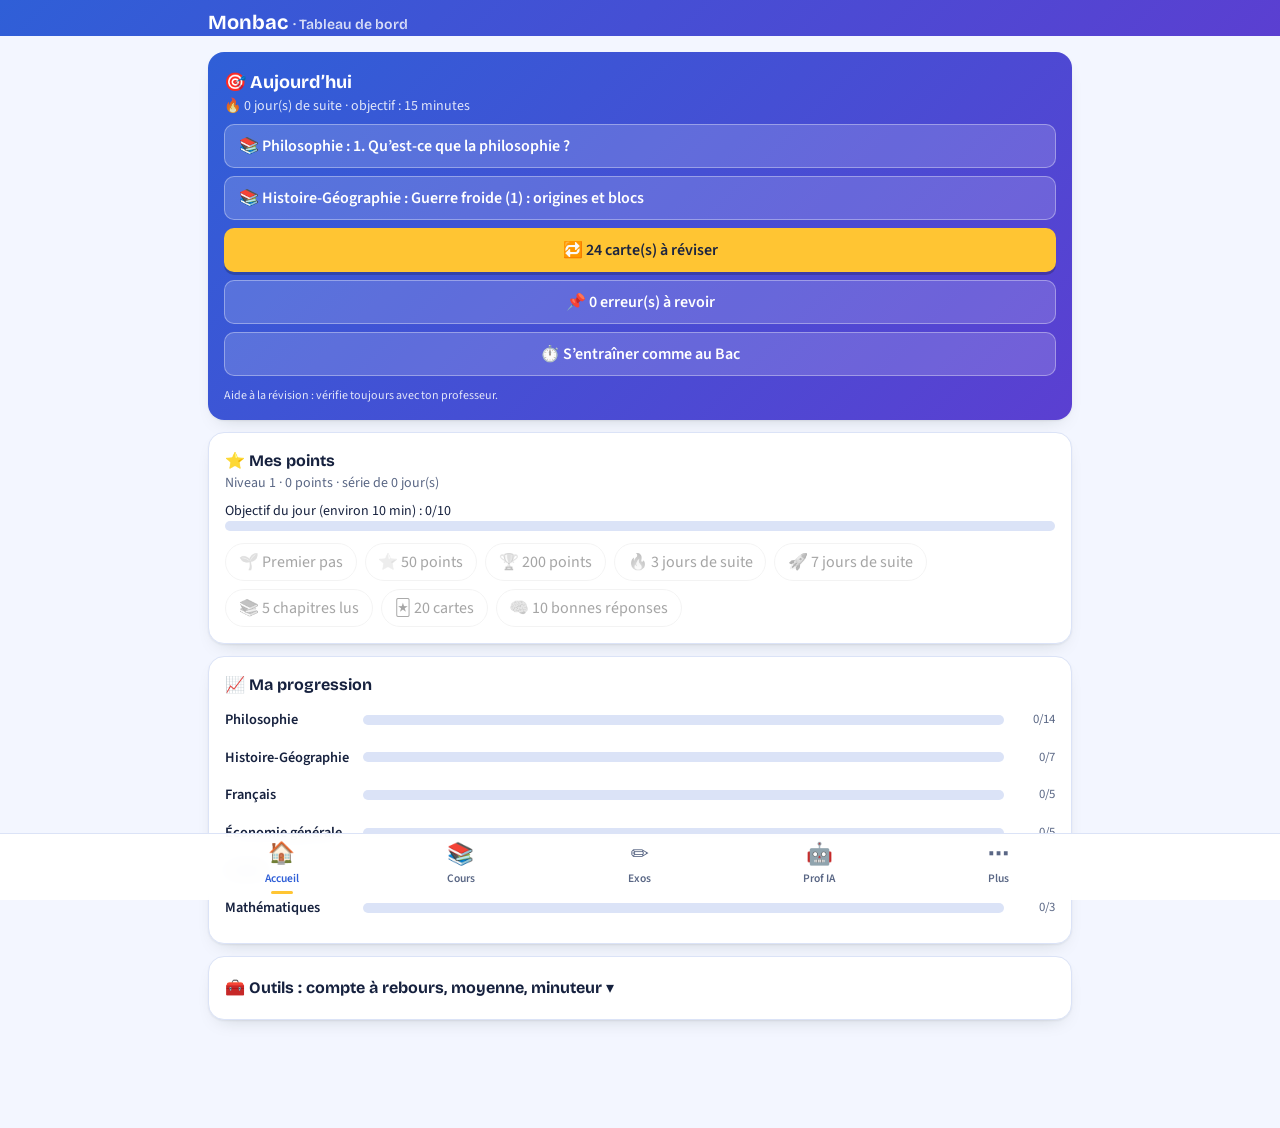
<file: index.html>
<!DOCTYPE html>
<html lang="fr" data-theme="light">
<head>
<meta charset="utf-8">
<meta name="color-scheme" content="light">
<meta name="viewport" content="width=device-width, initial-scale=1, viewport-fit=cover">
<link rel="manifest" href="/manifest.webmanifest"><meta name="theme-color" content="#2f5fd7">
<title>Monbac – Espace de révision Bac L2</title>
<link rel="stylesheet" href="/tw.css">
<link rel="apple-touch-icon" href="/icon-192.png">

<style>
:root{box-sizing:border-box;padding-top:env(safe-area-inset-top,0px);padding-bottom:env(safe-area-inset-bottom,0px);--bg:#f6f8f5;--card:#fff;--ink:#14231b;--mut:#5b6b62;--line:#dfe6e0;--acc:#1b7a4b;--sun:#f2b705}
:root[data-theme="dark"]{--bg:#0e1612;--card:#16221b;--ink:#e8f0ea;--mut:#9db0a4;--line:#26362c;--acc:#4cc38a;--sun:#f2c94c;color-scheme:dark}
@media (prefers-color-scheme:dark){:root:not([data-theme="light"]){--bg:#0e1612;--card:#16221b;--ink:#e8f0ea;--mut:#9db0a4;--line:#26362c;--acc:#4cc38a;--sun:#f2c94c;color-scheme:dark}}
html{scroll-padding-top:env(safe-area-inset-top,0px)}
body{background:var(--bg);color:var(--ink);font-family:'Source Sans 3',system-ui,sans-serif;margin:0}
body::before{content:"";position:fixed;inset:0 0 auto;height:env(safe-area-inset-top,0px);background:var(--card);z-index:30}
h1,h2,h3,.hd{font-family:'Bricolage Grotesque',system-ui,sans-serif}
.card{background:var(--card);border:1px solid var(--line);border-radius:14px;padding:1rem}
.mut{color:var(--mut)}
.btn{background:var(--acc);color:#fff;border-radius:10px;padding:.5rem .9rem;font-weight:600;border:0;cursor:pointer}
.btn.alt{background:transparent;color:var(--ink);border:1px solid var(--line)}
.chip{border:1px solid var(--line);border-radius:999px;padding:.3rem .8rem;cursor:pointer;background:var(--card);color:var(--ink);white-space:nowrap}
.chip.on{background:var(--acc);color:#fff;border-color:var(--acc)}
input,select,textarea{background:var(--bg);color:var(--ink);border:1px solid var(--line);border-radius:8px;padding:.4rem .6rem;max-width:100%}
.fiche ul{list-style:disc;padding-left:1.2rem;margin:.4rem 0}.fiche li{margin:.25rem 0}.fiche p{margin:.5rem 0;line-height:1.55}.fiche h4{font-family:'Bricolage Grotesque',system-ui,sans-serif;font-weight:700;color:var(--acc);margin:.9rem 0 .2rem}.fiche .tip{border-left:4px solid var(--sun);padding:.3rem .7rem;margin:.6rem 0;background:var(--bg);border-radius:6px}
.bk{border-left:5px solid var(--bc);background:color-mix(in srgb,var(--bc) 10%,transparent);border-radius:10px;padding:.4rem .8rem;margin:.8rem 0}.bk h4{margin-top:.2rem}.bkl{display:inline-block;font-size:.7rem;font-weight:700;text-transform:uppercase;letter-spacing:.05em;color:var(--bc)}.bk-definition{--bc:#2b7de9}.bk-methode{--bc:#1b9a5a}.bk-exemple{--bc:#8a5cf6}.bk-attention{--bc:#d04545}.bk-memo{--bc:#d99a00}.bk-astuce{--bc:#e08a1e}
.tab{padding:.7rem .9rem;cursor:pointer;border:0;background:none;color:var(--mut);font-weight:600;border-bottom:3px solid transparent;white-space:nowrap}
.tab.on{color:var(--acc);border-color:var(--sun)}
.opt{display:block;width:100%;text-align:left;border:1px solid var(--line);border-radius:10px;padding:.6rem .8rem;margin:.35rem 0;background:var(--card);color:var(--ink);cursor:pointer}
.opt.ok{border-color:#1b9a5a;background:rgba(27,154,90,.18)}.opt.ko{border-color:#d04545;background:rgba(208,69,69,.18)}
.flip{perspective:900px}.flip>div{transition:transform .5s;transform-style:preserve-3d;position:relative;min-height:220px}
.flip.on>div{transform:rotateY(180deg)}
.face{position:absolute;inset:0;backface-visibility:hidden;display:flex;align-items:center;justify-content:center;text-align:center;padding:1.2rem;border-radius:14px;border:1px solid var(--line);background:var(--card)}
.back{transform:rotateY(180deg);background:var(--acc);color:#fff}
.tabs{display:flex;overflow-x:auto;scrollbar-width:none}
@media (prefers-reduced-motion:reduce){.flip>div{transition:none}}

/* ===== Refonte : barre du bas + style ===== */
#tabs{display:none}
main{padding-bottom:6rem!important}
.card{box-shadow:0 1px 2px rgba(20,35,27,.06),0 8px 20px -12px rgba(20,35,27,.25)}
.btn{min-height:44px;transition:transform .15s,opacity .15s}.btn:active{transform:scale(.97)}
.chip{min-height:38px;display:inline-flex;align-items:center}
.opt{min-height:46px}
header{backdrop-filter:blur(8px)}
#bnav{position:fixed;left:0;right:0;bottom:0;z-index:40;background:color-mix(in srgb,var(--card) 94%,transparent);backdrop-filter:blur(10px);border-top:1px solid var(--line);padding-bottom:env(safe-area-inset-bottom,0px)}
#bnav .in{max-width:56rem;margin:0 auto;display:grid;grid-template-columns:repeat(5,1fr)}
.bi{background:none;border:0;color:var(--mut);padding:.5rem .1rem .4rem;display:flex;flex-direction:column;align-items:center;gap:.1rem;font-size:.72rem;font-weight:600;cursor:pointer;min-height:56px}
.bi span{font-size:1.35rem;line-height:1.2}
.bi.on{color:var(--acc)}.bi.on span{transform:translateY(-1px)}
.bi.on::after{content:"";width:22px;height:3px;border-radius:3px;background:var(--sun);margin-top:2px}
#more{position:fixed;inset:0;z-index:50;background:rgba(0,0,0,.45);display:none;align-items:flex-end}
#more.open{display:flex}
#more .sheet{width:100%;max-width:56rem;margin:0 auto;background:var(--card);border-radius:20px 20px 0 0;padding:1rem 1rem calc(1rem + env(safe-area-inset-bottom,0px))}
#more .g{display:grid;grid-template-columns:repeat(3,1fr);gap:.6rem;margin-top:.7rem}
#more .g button{background:var(--bg);border:1px solid var(--line);border-radius:12px;color:var(--ink);padding:.8rem .3rem;font-weight:600;cursor:pointer;display:flex;flex-direction:column;align-items:center;gap:.2rem;font-size:.85rem;min-height:72px}
#more .g button span{font-size:1.5rem}
#more .g button.on{border-color:var(--acc);color:var(--acc)}

/* ===== Palette éducative ===== */
:root{--bg:#f3f6ff;--card:#fff;--ink:#16213e;--mut:#5a6785;--line:#dbe3f7;--acc:#2f5fd7;--sun:#ffc533;--onacc:#fff;--hg1:#2f5fd7;--hg2:#5b3fd1}
:root[data-theme="dark"]{--bg:#0e1424;--card:#172038;--ink:#eaf0ff;--mut:#9fb0d6;--line:#26325a;--acc:#7aa2ff;--sun:#ffd24d;--onacc:#0e1424;--hg1:#33509f;--hg2:#4a36a8}
@media (prefers-color-scheme:dark){:root:not([data-theme="light"]){--bg:#0e1424;--card:#172038;--ink:#eaf0ff;--mut:#9fb0d6;--line:#26325a;--acc:#7aa2ff;--sun:#ffd24d;--onacc:#0e1424;--hg1:#33509f;--hg2:#4a36a8}}
body::before{background:var(--hg1)}
header{background:linear-gradient(135deg,var(--hg1),var(--hg2))!important;border-bottom:0!important}
header h1{color:#fff!important}header h1 span{color:rgba(255,255,255,.8)!important}
header .chip{background:rgba(255,255,255,.18);border-color:rgba(255,255,255,.35);color:#fff}
.btn{color:var(--onacc);box-shadow:0 3px 0 rgba(0,0,0,.2)}.btn:active{transform:translateY(2px);box-shadow:0 1px 0 rgba(0,0,0,.2)}
.btn.alt{color:var(--ink);box-shadow:none}
.chip.on{background:var(--sc,var(--acc));border-color:var(--sc,var(--acc));color:#fff}
.chip[data-k]::before{content:"";width:.6rem;height:.6rem;border-radius:50%;background:var(--sc,var(--acc));margin-right:.4rem;box-shadow:0 0 0 2px #fff}
.chip.on[data-k]::before{background:#fff;box-shadow:none}
.hero{background:linear-gradient(135deg,var(--hg1),var(--hg2));color:#fff;border:0}
.hero .mut{color:rgba(255,255,255,.85)}
.hero .btn{background:var(--sun);color:#1b2440}
.hero .btn.alt{background:rgba(255,255,255,.16);color:#fff;border:1px solid rgba(255,255,255,.35)}
.hero h2{color:#fff}
.chip[data-k="philo"]{--sc:#6741d9}main:has(.chip.on[data-k="philo"]) article.card{border-top:5px solid #6741d9}
.chip[data-k="hg"]{--sc:#d9480f}main:has(.chip.on[data-k="hg"]) article.card{border-top:5px solid #d9480f}
.chip[data-k="fr"]{--sc:#c2255c}main:has(.chip.on[data-k="fr"]) article.card{border-top:5px solid #c2255c}
.chip[data-k="eco"]{--sc:#0b7a5f}main:has(.chip.on[data-k="eco"]) article.card{border-top:5px solid #0b7a5f}
.chip[data-k="en"]{--sc:#1971c2}main:has(.chip.on[data-k="en"]) article.card{border-top:5px solid #1971c2}
.chip[data-k="maths"]{--sc:#b45309}main:has(.chip.on[data-k="maths"]) article.card{border-top:5px solid #b45309}
.chip[data-k="svt"]{--sc:#2f9e44}main:has(.chip.on[data-k="svt"]) article.card{border-top:5px solid #2f9e44}
.chip[data-k="eps"]{--sc:#e03131}main:has(.chip.on[data-k="eps"]) article.card{border-top:5px solid #e03131}

/* ===== Finition ===== */
@keyframes up{from{opacity:0;transform:translateY(6px)}}
main>*{animation:up .25s ease both}
@media (prefers-reduced-motion:reduce){main>*{animation:none}}
.card{border-radius:16px}
.fiche{font-size:1.04rem}.fiche p,.fiche li{line-height:1.7}.fiche h4{margin-top:1.1rem}
.prow{display:grid;grid-template-columns:8rem 1fr 2.6rem;gap:.6rem;align-items:center;width:100%;background:none;border:0;color:var(--ink);padding:.5rem 0;cursor:pointer;text-align:left}
.pn{font-weight:600;font-size:.9rem}.pc{font-size:.8rem;color:var(--mut);text-align:right}
.pb{height:10px;background:var(--line);border-radius:99px;overflow:hidden}.pb i{display:block;height:100%;border-radius:99px;transition:width .5s}
.outils>summary{list-style:none;padding:.2rem 0}.outils>summary::-webkit-details-marker{display:none}
.outils[open]>summary{margin-bottom:.8rem}.outils .card{box-shadow:none;margin-top:.6rem}

/* ===== Thème sombre repensé ===== */
:root{--c-philo:#6741d9;--c-hg:#d9480f;--c-fr:#c2255c;--c-eco:#0b7a5f;--c-en:#1971c2;--c-maths:#b45309;--c-svt:#2f9e44;--c-eps:#e03131;}
:root[data-theme="dark"]{--bg:#0d1017;--card:#161a23;--ink:#e7eaf3;--mut:#9aa4b8;--line:#272d3b;--acc:#8fb4ff;--sun:#f4c95d;--onacc:#0b1020;--hg1:#1b2347;--hg2:#2b2559;color-scheme:dark;--c-philo:#a98bff;--c-hg:#ff9a5c;--c-fr:#f78fb3;--c-eco:#4fdcb0;--c-en:#6bb8ff;--c-maths:#ffc247;--c-svt:#7be08e;--c-eps:#ff8a8a;--dk:1;}
@media (prefers-color-scheme:dark){:root:not([data-theme="light"]){--bg:#0d1017;--card:#161a23;--ink:#e7eaf3;--mut:#9aa4b8;--line:#272d3b;--acc:#8fb4ff;--sun:#f4c95d;--onacc:#0b1020;--hg1:#1b2347;--hg2:#2b2559;color-scheme:dark;--c-philo:#a98bff;--c-hg:#ff9a5c;--c-fr:#f78fb3;--c-eco:#4fdcb0;--c-en:#6bb8ff;--c-maths:#ffc247;--c-svt:#7be08e;--c-eps:#ff8a8a;--dk:1;}}
.chip[data-k="philo"]{--sc:var(--c-philo)}main:has(.chip.on[data-k="philo"]) article.card{border-top:5px solid var(--c-philo)}
.chip[data-k="hg"]{--sc:var(--c-hg)}main:has(.chip.on[data-k="hg"]) article.card{border-top:5px solid var(--c-hg)}
.chip[data-k="fr"]{--sc:var(--c-fr)}main:has(.chip.on[data-k="fr"]) article.card{border-top:5px solid var(--c-fr)}
.chip[data-k="eco"]{--sc:var(--c-eco)}main:has(.chip.on[data-k="eco"]) article.card{border-top:5px solid var(--c-eco)}
.chip[data-k="en"]{--sc:var(--c-en)}main:has(.chip.on[data-k="en"]) article.card{border-top:5px solid var(--c-en)}
.chip[data-k="maths"]{--sc:var(--c-maths)}main:has(.chip.on[data-k="maths"]) article.card{border-top:5px solid var(--c-maths)}
.chip[data-k="svt"]{--sc:var(--c-svt)}main:has(.chip.on[data-k="svt"]) article.card{border-top:5px solid var(--c-svt)}
.chip[data-k="eps"]{--sc:var(--c-eps)}main:has(.chip.on[data-k="eps"]) article.card{border-top:5px solid var(--c-eps)}
:root[data-theme="dark"] .card{box-shadow:none;border-color:var(--line)}
:root[data-theme="dark"] .chip.on{color:#0b1020}
:root[data-theme="dark"] .chip.on[data-k]::before{background:#0b1020}
:root[data-theme="dark"] .chip[data-k]::before{box-shadow:0 0 0 2px var(--card)}
:root[data-theme="dark"] .back{color:#0b1020}
:root[data-theme="dark"] .btn{box-shadow:0 3px 0 rgba(0,0,0,.45)}
:root[data-theme="dark"] .hero .btn{color:#1b2440}
:root[data-theme="dark"] .bk-definition{--bc:#6ea8ff}.bk-methode{--bc:#4cd697}.bk-exemple{--bc:#b197fc}.bk-attention{--bc:#ff7b7b}.bk-memo{--bc:#ffd166}.bk-astuce{--bc:#ffa94d}
:root[data-theme="dark"] header{border-bottom:1px solid var(--line)!important}
:root[data-theme="dark"] #bnav{background:color-mix(in srgb,var(--card) 92%,transparent)}
:root[data-theme="dark"] #more .sheet{border-top:1px solid var(--line)}
@media (prefers-color-scheme:dark){
:root:not([data-theme="light"]) .card{box-shadow:none;border-color:var(--line)}
:root:not([data-theme="light"]) .chip.on{color:#0b1020}
:root:not([data-theme="light"]) .chip.on[data-k]::before{background:#0b1020}
:root:not([data-theme="light"]) .chip[data-k]::before{box-shadow:0 0 0 2px var(--card)}
:root:not([data-theme="light"]) .back{color:#0b1020}
:root:not([data-theme="light"]) .btn{box-shadow:0 3px 0 rgba(0,0,0,.45)}
:root:not([data-theme="light"]) .hero .btn{color:#1b2440}
:root:not([data-theme="light"]) .bk-definition{--bc:#6ea8ff}.bk-methode{--bc:#4cd697}.bk-exemple{--bc:#b197fc}.bk-attention{--bc:#ff7b7b}.bk-memo{--bc:#ffd166}.bk-astuce{--bc:#ffa94d}
:root:not([data-theme="light"]) header{border-bottom:1px solid var(--line)!important}
:root:not([data-theme="light"]) #bnav{background:color-mix(in srgb,var(--card) 92%,transparent)}
:root:not([data-theme="light"]) #more .sheet{border-top:1px solid var(--line)}
}
body,.card,header,#bnav{transition:background-color .25s,color .25s,border-color .25s}
@media (prefers-reduced-motion:reduce){body,.card,header,#bnav{transition:none}}
#theme{display:none!important}
:root{color-scheme:light}

/* ===== Motivation + Tania ===== */
.awa{display:flex;gap:.7rem;align-items:center;background:linear-gradient(135deg,var(--hg1),var(--hg2));color:#fff;border-radius:16px;padding:.7rem .9rem;margin-bottom:.7rem}.awa .mut{color:rgba(255,255,255,.85)}
.av{display:inline-flex;align-items:center;justify-content:center;width:2rem;height:2rem;border-radius:50%;background:var(--sun);flex:none;font-size:1.2rem}.av.big{width:3rem;height:3rem;font-size:1.9rem}
.bub{display:flex;gap:.5rem;margin:.6rem 0;max-width:94%}.bub.me{margin-left:auto;background:var(--acc);color:var(--onacc);padding:.55rem .8rem;border-radius:16px 16px 4px 16px}
.bub.ai>div{background:var(--bg);border:1px solid var(--line);padding:.3rem .8rem;border-radius:16px 16px 16px 4px}.bub.ai p{margin:.3rem 0}
.pop{position:fixed;left:50%;transform:translateX(-50%);top:calc(env(safe-area-inset-top,0px) + 4.5rem);z-index:70;background:var(--ink);color:var(--card);padding:.55rem 1rem;border-radius:999px;font-weight:600;box-shadow:0 8px 24px rgba(0,0,0,.25);white-space:nowrap}
button.awa{width:100%;border:0;text-align:left;font:inherit;cursor:pointer}
.awa:active{transform:scale(.99)}

/* ===== Espace de Tania ===== */
.pop{z-index:95!important}
#studio{position:fixed;inset:0;z-index:80;background:var(--bg);display:none;flex-direction:column}
#studio.open{display:flex;animation:up .25s ease both}
.st-top{background:linear-gradient(135deg,var(--hg1),var(--hg2));color:#fff;padding:calc(env(safe-area-inset-top,0px) + .6rem) .9rem .7rem;display:flex;align-items:center;gap:.7rem}
.st-x{margin-left:auto;background:rgba(255,255,255,.2);border:0;color:#fff;border-radius:50%;width:2.5rem;height:2.5rem;font-size:1.1rem;cursor:pointer;flex:none}
.st-ctx{padding:.55rem .8rem .6rem;background:var(--card);border-bottom:1px solid var(--line)}
.st-modes{display:flex;gap:.4rem;overflow-x:auto;padding:.5rem .8rem;background:var(--card);border-bottom:1px solid var(--line)}
.st-m{flex:none;border:1px solid var(--line);background:var(--bg);color:var(--ink);border-radius:999px;padding:.45rem .85rem;font-weight:600;font-size:.88rem;cursor:pointer}
.st-m.on{background:var(--acc);color:var(--onacc);border-color:var(--acc)}
.st-body{flex:1;overflow-y:auto;padding:.8rem;-webkit-overflow-scrolling:touch}
.st-start{display:grid;gap:.5rem;margin-top:.6rem}
.st-start button{background:var(--card);border:1px solid var(--line);border-radius:14px;padding:.8rem .9rem;text-align:left;font-weight:600;color:var(--ink);cursor:pointer;font-size:.95rem}
.st-start button.on{border-color:var(--acc);background:color-mix(in srgb,var(--acc) 10%,var(--card))}
.st-tip{background:color-mix(in srgb,var(--sun) 22%,var(--card));border-radius:14px;padding:.7rem .9rem;font-size:.92rem;margin-top:.6rem}
.st-bar{display:flex;gap:.5rem;align-items:flex-end;padding:.6rem .8rem calc(.6rem + env(safe-area-inset-bottom,0px));background:var(--card);border-top:1px solid var(--line)}
.st-bar textarea{flex:1;min-height:2.6rem;max-height:7rem;resize:none;border-radius:1.3rem;padding:.6rem .9rem;margin:0}
.st-ic{width:2.6rem;height:2.6rem;border-radius:50%;border:1px solid var(--line);background:var(--bg);color:var(--ink);display:inline-flex;align-items:center;justify-content:center;font-size:1.15rem;cursor:pointer;flex:none;position:relative}
.st-ic.go{background:var(--acc);color:var(--onacc);border-color:var(--acc)}
.st-ic input{position:absolute;inset:0;width:100%;height:100%;opacity:0;cursor:pointer;font-size:0}
.st-spk{background:none;border:0;color:var(--acc);font-size:.8rem;cursor:pointer;padding:.2rem 0}
</style>
</head>
<body>
<header class="sticky z-20" style="top:env(safe-area-inset-top,0px);background:var(--card);border-bottom:1px solid var(--line)">
  <div class="max-w-4xl mx-auto flex items-center justify-between px-4 pt-2">
    <h1 class="hd text-xl font-bold" style="color:var(--acc)">Monbac <span class="mut text-sm font-normal">· Bac L2</span></h1>
    <button id="theme" class="chip" aria-label="Changer de thème">🌓</button>
  </div>
  <nav class="max-w-4xl mx-auto tabs px-2" id="tabs"></nav>
</header>
<main class="max-w-4xl mx-auto p-4" id="main"></main>

<script>
const S={get(k,d){try{const v=localStorage.getItem(k);return v?JSON.parse(v):d}catch(e){return d}},set(k,v){try{localStorage.setItem(k,JSON.stringify(v))}catch(e){}}};
const $=id=>document.getElementById(id);
const SUBJ={philo:["Philosophie",6],hg:["Histoire-Géographie",6],fr:["Français",5],en:["Anglais",4],eco:["Économie générale",3],maths:["Mathématiques",2],svt:["SVT / PC",2],eps:["EPS",1]};
const SK=["philo","hg","fr","eco","en","maths"];

/* ---------- Données ---------- */
const FICHES={
philo:[
["Le Sujet",`<ul><li><b>Conscience</b> : capacité de se saisir de soi et du monde. Descartes : le cogito, « Je pense, donc je suis ».</li><li><b>Inconscient</b> : Freud distingue le ça, le moi et le surmoi ; rêves, lapsus et actes manqués le révèlent.</li><li><b>Autrui</b> : Sartre, le regard d’autrui me fait exister comme objet (« l’enfer, c’est les autres »). Pour Diagne, l’identité se construit dans la traduction et la rencontre.</li></ul>`],
["Culture et société",`<ul><li><b>Langage</b> : outil de communication et de pensée.</li><li><b>Art</b> : pour Kant, est beau ce qui plaît universellement sans concept. En Afrique, l’art a aussi une fonction sacrée et communautaire.</li><li><b>Religion</b> : foi et révélation, face à la raison et au libre examen.</li><li><b>État</b> : Hobbes (sécurité, souverain absolu) ; Rousseau (volonté générale) ; Montesquieu (séparation des pouvoirs).</li><li><b>Droit et justice</b> : droit naturel (inaliénable) et droit positif (lois écrites). La justice rend à chacun son dû.</li></ul>`],
["La Connaissance",`<ul><li><b>Vérité</b> : Platon et le mythe de la caverne (passer de l’opinion au savoir).</li><li><b>Science</b> : Bachelard, la science s’oppose à l’opinion et progresse par rectification d’erreurs ; Popper, une théorie scientifique est réfutable.</li><li><b>Méthode expérimentale</b> (Claude Bernard) : Observation, Hypothèse, Expérience, Résultat, Interprétation, Conclusion (OHERIC).</li></ul>`],
["L’Existence et le Temps",`<ul><li><b>Liberté</b> : Sartre, « l’existence précède l’essence ». L’homme est condamné à être libre.</li><li><b>Devoir</b> : Kant, impératif catégorique ; agir par devoir et non par intérêt.</li><li><b>Bonheur</b> : plaisir (Épicure) ou vertu (stoïciens) ? Kant : le bonheur n’est pas un idéal de la raison.</li><li><b>Mort et temps</b> : conscience de sa finitude ; Nietzsche et l’éternel retour ; Marx, l’histoire comme lutte des classes.</li></ul>`],
["Méthode : dissertation",`<ul><li><b>Introduction</b> : amorce, sujet, problématique (paradoxe), annonce du plan.</li><li><b>Développement</b> : thèse, antithèse, synthèse. Chaque partie : idée, auteur ou citation, exemple, mini-conclusion.</li><li><b>Conclusion</b> : bilan, réponse nette, ouverture.</li><li><b>Commentaire de texte</b> : thème, thèse, structure logique, explication ligne à ligne, discussion et portée.</li></ul>`]],
hg:[
["Guerre froide (1947–1991)",`<ul><li>Bloc Est (URSS, Pacte de Varsovie) contre bloc Ouest (USA, OTAN). Doctrine Truman 1947, Plan Marshall.</li><li>Crises : blocus de Berlin 1948, Corée 1950-1953, mur de Berlin 1961, Cuba 1962.</li><li>Détente (années 1960-70) puis tensions des années 1980.</li><li>Fin : Gorbatchev, perestroïka et glasnost, chute du mur le 9 novembre 1989, disparition de l’URSS en 1991.</li></ul>`],
["Décolonisation et Tiers-Monde",`<ul><li>Facteurs : effets de la 2ᵈᵉ Guerre mondiale, rôle de l’ONU, anticolonialisme des deux Grands, nationalismes.</li><li><b>Bandung 1955</b> : Asie et Afrique condamnent le colonialisme.</li><li><b>Belgrade 1961</b> : naissance du mouvement des non-alignés.</li></ul>`],
["Afrique contemporaine et Sénégal",`<ul><li>Sénégal : loi-cadre Defferre 1956, référendum 1958, Fédération du Mali 1959, éclatement le 20 août 1960, indépendance proclamée.</li><li>Crise de décembre 1962 : Senghor contre Mamadou Dia, régime présidentiel.</li><li>OUA créée à Addis-Abeba en 1963, remplacée par l’Union africaine en 2002 ; NEPAD en 2001.</li></ul>`],
["Mondialisation et pôles",`<ul><li>Acteurs : firmes transnationales, OMC, FMI, Banque mondiale, ONG.</li><li>Flux : marchandises, capitaux, informations, migrations.</li><li>Pôles : États-Unis (hyperpuissance, soft power), Union européenne (1ʳᵉ puissance commerciale), Chine (« atelier du monde »).</li></ul>`],
["Géographie du Sénégal",`<ul><li>Population très jeune et concentrée sur le littoral : région de Dakar sur une toute petite part du territoire.</li><li>Primaire : arachide, horticulture, riz, pêche, élevage. Secondaire : phosphates, or, hydrocarbures (Sangomar, GTA). Tertiaire dominant.</li><li>Référentiel : Plan Sénégal Émergent. Intégration : UEMOA (monnaie, union douanière) et CEDEAO (libre circulation).</li></ul>`]],
fr:[
["La Négritude",`<ul><li>Contexte : Paris, années 1930, revues <i>Légitime Défense</i> (1932) et <i>L’Étudiant noir</i> (1935).</li><li><b>Césaire</b> : invente le mot dans <i>Cahier d’un retour au pays natal</i> ; négritude de combat. <b>Senghor</b> : négritude culturelle, « rendez-vous du donner et du recevoir ». <b>Damas</b> : <i>Pigments</i>, révolte contre l’assimilation.</li><li>Thèmes : réhabilitation de l’homme noir, refus de l’assimilation, retour aux sources.</li><li>Critiques : Soyinka (la tigritude), Adotevi.</li></ul>`],
["Romans africains engagés",`<ul><li><b>Mariama Bâ</b>, <i>Une si longue lettre</i> : roman épistolaire, Ramatoulaye à Aïssatou ; polygamie, condition féminine, éducation.</li><li><b>Cheikh Hamidou Kane</b>, <i>L’Aventure ambiguë</i> : Samba Diallo entre école coranique et école occidentale.</li><li><b>Sembène Ousmane</b>, <i>Les Bouts de bois de Dieu</i> : grève des cheminots du Dakar-Niger 1947-48, solidarité et rôle des femmes.</li></ul>`],
["Méthodologies",`<ul><li><b>Commentaire composé</b> : 2 ou 3 axes, jamais de paraphrase. Formule : procédé + citation + effet.</li><li><b>Dissertation littéraire</b> : problématique, plan dialectique, exemples précis d’œuvres lues.</li><li><b>Résumé et discussion</b> : réduire au quart (ou selon consigne), garder l’ordre logique, puis donner son avis argumenté.</li></ul>`]],
eco:[
["Croissance et développement",`<ul><li><b>Croissance</b> : hausse soutenue du PIB réel. <b>Développement</b> : changements structurels et bien-être, mesurés par l’IDH (de 0 à 1).</li><li>Facteurs : travail, capital, progrès technique (Schumpeter, destruction créatrice).</li></ul>`],
["Emploi et chômage",`<ul><li>Taux de chômage = chômeurs / population active. En Afrique, sous-emploi et secteur informel dominent.</li><li>Causes : structurelle, conjoncturelle, inadéquation formation-emploi.</li></ul>`],
["Monnaie, inflation, BCEAO",`<ul><li>Monnaie : intermédiaire des échanges, unité de compte, réserve de valeur.</li><li>Inflation : hausse générale et durable des prix. La BCEAO (siège à Dakar) émet le franc CFA et conduit la politique monétaire de l’UEMOA.</li></ul>`],
["Commerce international et rôle de l’État",`<ul><li>Balance commerciale = exportations − importations de biens. Ricardo (avantages comparatifs) contre List (protectionnisme éducateur).</li><li>État : fonctions d’allocation, de redistribution et de régulation.</li></ul>`]],
en:[
["Méthode",`<ul><li>Compréhension : lire les questions d’abord, répondre avec vos mots, justifier par le texte.</li><li>Rédaction : introduction, 2 ou 3 arguments avec exemples, conclusion. Connecteurs : <i>firstly, moreover, however, therefore</i>.</li></ul>`],
["Vocabulaire clé",`<ul><li><b>Environment</b> : global warming, renewable energy, deforestation, drought, sustainable development.</li><li><b>Technology</b> : artificial intelligence, digital divide, social media, innovation.</li><li><b>Globalization</b> : trade, migration, brain drain, remittances, cultural exchange.</li></ul>`]],
maths:[
["Fonctions",`<ul><li>Dérivées : (xⁿ)′ = nxⁿ⁻¹ ; (u+v)′ = u′+v′ ; (uv)′ = u′v+uv′.</li><li>Étude : domaine, limites, dérivée et signe, tableau de variation, courbe.</li></ul>`],
["Statistiques et probabilités",`<ul><li>Point moyen G(x̄ ; ȳ). Droite de régression y = ax + b avec a = Cov(x,y)/V(x) et b = ȳ − a·x̄.</li><li>P(A) = cas favorables / cas possibles. P<sub>B</sub>(A) = P(A∩B) / P(B).</li></ul>`]]
};
Object.assign(FICHES,{
philo:[
["1. Qu’est-ce que la philosophie ?",`<p>Du grec <i>philein</i> (aimer) et <i>sophia</i> (sagesse) : la philosophie est la recherche permanente de la vérité, non la possession d’un savoir. Elle naît en Grèce (VIIᵉ-VIᵉ s. av. J.-C.) avec le passage du <b>mythos</b> (récit imaginaire) au <b>logos</b> (discours rationnel et critique).</p><h4>Philosophie et autres discours</h4><ul><li><b>Religion</b> : repose sur la foi, le dogme, la révélation. La philosophie repose sur le doute, le libre examen, la démonstration.</li><li><b>Science</b> : étudie un objet précis par l’expérience. La philosophie réfléchit sur la totalité de l’existence et sur les fondements de la science.</li><li><b>Mythe</b> : demande l’adhésion. La philosophie exige une justification.</li></ul><p>Jaspers : « Les questions en philosophie sont plus essentielles que les réponses. »</p><h4>La question de la philosophie africaine</h4><ul><li><b>Ethnophilosophie</b> (Tempels, <i>La Philosophie bantoue</i> ; Kagame) : dégager une sagesse collective à partir des mythes, proverbes et traditions.</li><li><b>Critique</b> : Hountondji parle d’« ethnologie à prétention philosophique » : la philosophie est écrite, critique, individuelle. Towa invite l’Afrique à s’approprier la science et la raison modernes.</li><li><b>Diagne, Wiredu</b> : repenser la tradition par la traduction et la décolonisation des concepts.</li></ul>`],
["2. La conscience",`<p>La conscience est la capacité de se saisir soi-même et le monde. On distingue la <b>conscience spontanée</b> (perception, sentiment d’exister), la <b>conscience réfléchie</b> (retour sur soi) et la <b>conscience morale</b> (jugement du bien et du mal).</p><h4>Les grands auteurs</h4><ul><li><b>Descartes</b> : par le doute méthodique, une seule certitude résiste : « Je pense, donc je suis » (cogito). La conscience est le fondement de toute vérité.</li><li><b>Husserl</b> : « Toute conscience est conscience de quelque chose » (intentionnalité) : la conscience est tournée vers le monde.</li><li><b>Sartre</b> : la conscience est néant d’être, pure liberté, toujours projet.</li></ul><h4>Limites</h4><p>Freud montre que le moi n’est « pas maître dans sa propre maison » : la conscience ne s’identifie pas à tout le psychisme.</p><div class="tip">Piège : confondre conscience (savoir qu’on vit) et connaissance de soi (travail, jamais achevé).</div>`],
["3. L’inconscient",`<p>L’inconscient désigne ce qui est psychique mais échappe à la conscience claire. Pour Freud, il est constitué de désirs et de souvenirs <b>refoulés</b> (surtout d’origine sexuelle et infantile).</p><h4>L’appareil psychique (Freud)</h4><ul><li><b>Le ça</b> : pulsions, principe de plaisir.</li><li><b>Le surmoi</b> : interdits et normes intériorisés (éducation, société).</li><li><b>Le moi</b> : médiateur sous pression du ça, du surmoi et de la réalité.</li></ul><h4>Les manifestations</h4><ul><li><b>Le rêve</b> : accomplissement déguisé d’un désir refoulé (<i>L’Interprétation des rêves</i>).</li><li><b>Lapsus, actes manqués, symptômes névrotiques</b>.</li></ul><h4>Discussion</h4><ul><li><b>Sartre</b> : l’inconscient est un alibi, il parle de « mauvaise foi ».</li><li><b>Popper</b> : la théorie freudienne est difficilement réfutable.</li><li>Portée : l’homme n’est pas entièrement transparent à lui-même ; la liberté devient un travail (la cure analytique).</li></ul>`],
["4. Autrui",`<p>Autrui est l’autre moi, un sujet comme moi mais qui n’est pas moi. Il pose deux problèmes : comment le connaître ? Quel rapport avoir avec lui ?</p><ul><li><b>Sartre</b> : le regard d’autrui me transforme en objet et provoque la honte (« l’enfer, c’est les autres »). Pourtant, autrui est indispensable pour me connaître.</li><li><b>Hegel</b> : la conscience de soi n’existe que reconnue par une autre ; dialectique du maître et de l’esclave (lutte pour la reconnaissance).</li><li><b>Lévinas</b> : le visage d’autrui m’appelle à la responsabilité.</li><li><b>Empathie, amitié, amour</b> : voies d’une rencontre non violente.</li><li><b>Diagne</b> : penser l’universel par le dialogue et la traduction entre cultures, sans effacer les différences.</li></ul><div class="tip">Exemple africain à citer : la notion de solidarité communautaire (l’individu existe par et avec les autres).</div>`],
["5. Langage, art et religion",`<h4>Le langage</h4><p>Système de signes qui permet de communiquer et de penser. Aristote : l’homme est un animal doué de <i>logos</i>. Le langage est à la fois outil de pensée, moyen de domination (propagande) et lien social.</p><h4>L’art</h4><ul><li><b>Kant</b> : est beau ce qui plaît universellement sans concept.</li><li><b>Hegel</b> : l’art est la manifestation sensible de l’Idée.</li><li><b>Nietzsche</b> : « L’art nous est donné pour ne pas mourir de la vérité. »</li><li><b>Afrique</b> : l’art traditionnel (masque, chant, danse) a une fonction sacrée, sociale et communautaire.</li></ul><h4>La religion</h4><ul><li><b>Marx</b> : « l’opium du peuple » (elle console de la misère sociale).</li><li><b>Freud</b> : une illusion née du besoin de protection.</li><li><b>Kant</b> : limiter le savoir pour faire place à la foi.</li><li>Foi et raison : la religion apporte un sens, mais elle peut mener au fanatisme si elle refuse l’esprit critique.</li></ul>`],
["6. L’État et le pouvoir",`<p>L’État est l’organisation politique et juridique d’une société sur un territoire. Weber : il détient le monopole de la violence légitime.</p><h4>Les théories du contrat social</h4><ul><li><b>Hobbes</b> (<i>Léviathan</i>) : l’état de nature est une guerre de tous contre tous (« l’homme est un loup pour l’homme »). Pour échapper à la mort violente, on cède ses droits à un souverain absolu.</li><li><b>Locke</b> : l’État protège les droits naturels (vie, liberté, propriété) ; il est limité par le consentement.</li><li><b>Rousseau</b> (<i>Du contrat social</i>) : l’homme naît libre ; le contrat crée une association où l’on obéit à la volonté générale, donc à soi-même.</li></ul><h4>Autres positions</h4><ul><li><b>Montesquieu</b> : séparer les pouvoirs législatif, exécutif, judiciaire pour éviter l’abus.</li><li><b>Marx</b> : l’État est l’instrument de la classe dominante.</li><li><b>Anarchistes</b> (Proudhon, Bakounine) : l’État opprime et doit disparaître.</li><li><b>Spinoza</b> : la fin de l’État est la liberté.</li></ul><div class="tip">Plan type : l’État est-il un danger pour la liberté ? 1) il l’opprime (totalitarisme, anarchisme), 2) il la garantit (droit, séparation des pouvoirs), 3) la vigilance des citoyens.</div>`],
["7. Droit, justice et violence",`<ul><li><b>Droit naturel</b> : droits inaliénables liés à la nature humaine (vie, liberté). <b>Droit positif</b> : lois écrites d’un pays, à un moment donné. Une loi légale peut être injuste : d’où la désobéissance civile (Thoreau, Gandhi).</li><li><b>Justice</b> : Aristote distingue la justice <i>commutative</i> (égalité stricte dans les échanges) et <i>distributive</i> (proportionnelle au mérite ou aux besoins). Elle vise à rendre à chacun son dû.</li><li><b>Violence</b> : usage abusif de la force. Freud la lie aux pulsions agressives ; Marx aux inégalités sociales et à l’exploitation ; Rousseau à la société.</li><li><b>Le droit contre la violence</b> : le droit remplace la force par la règle, mais il s’appuie lui-même sur une contrainte légitime. Rousseau : la force ne fait pas le droit.</li></ul>`],
["8. Vérité et connaissance",`<ul><li><b>Platon</b> : dans le mythe de la caverne, les prisonniers prennent les ombres pour la réalité ; la philosophie est un chemin vers la lumière du vrai.</li><li><b>Critères du vrai</b> : l’évidence (Descartes), la cohérence logique, l’accord avec la réalité (correspondance), la vérification par l’expérience.</li><li><b>Spinoza</b> : « La vérité est norme d’elle-même et du faux. »</li><li><b>Nietzsche</b> : critique de la vérité absolue ; il parle de perspectives.</li><li><b>Doute et certitude</b> : le doute méthodique cartésien est un outil de recherche, non un scepticisme paresseux.</li></ul>`],
["9. La science et la méthode",`<h4>Épistémologie</h4><p>Étude critique des principes, méthodes et résultats des sciences.</p><ul><li><b>Claude Bernard</b> (<i>Introduction à l’étude de la médecine expérimentale</i>) : démarche OHERIC : Observation, Hypothèse, Expérience, Résultat, Interprétation, Conclusion (loi).</li><li><b>Bachelard</b> : la science s’oppose à l’opinion ; elle progresse par rectification d’erreurs et rupture avec les obstacles épistémologiques.</li><li><b>Popper</b> : une théorie est scientifique si elle est falsifiable (réfutable). Exemple de pseudo-science : l’astrologie.</li><li><b>Kuhn</b> : l’histoire des sciences procède par révolutions et changements de paradigmes.</li></ul><h4>Limites</h4><p>« Science sans conscience n’est que ruine de l’âme » (Rabelais) : la technique pose des questions éthiques (bioéthique, armes, environnement).</p>`],
["10. La liberté",`<ul><li><b>Sens commun</b> : faire ce qu’on veut. <b>Philosophie</b> : choisir en connaissance de cause, sans contrainte.</li><li><b>Spinoza</b> : les hommes se croient libres parce qu’ils ignorent les causes qui les déterminent.</li><li><b>Sartre</b> : « l’existence précède l’essence » ; l’homme n’est rien d’autre que ce qu’il se fait ; il est « condamné à être libre ».</li><li><b>Kant</b> : la liberté est autonomie : obéir à la loi que la raison se donne.</li><li><b>Rousseau, Montesquieu</b> : l’obéissance à la loi qu’on s’est prescrite est liberté ; la liberté est le droit de faire ce que les lois permettent.</li><li><b>Déterminismes</b> : biologique, social (Marx), psychique (Freud). Question : liberté réelle ou illusion ?</li></ul>`],
["11. Devoir et bonheur",`<h4>Le devoir</h4><p><b>Kant</b> : un acte est moral s’il est fait par devoir, non par intérêt. Impératif catégorique : « Agis de telle sorte que la maxime de ton action puisse devenir une loi universelle. »</p><h4>Le bonheur</h4><ul><li><b>Aristote</b> : vie conforme à la vertu (eudémonia).</li><li><b>Épicure</b> : plaisirs naturels et nécessaires, absence de trouble.</li><li><b>Stoïciens</b> : accepter ce qui ne dépend pas de nous.</li><li><b>Mill</b> (utilitarisme) : le plus grand bonheur du plus grand nombre.</li></ul><p>Tension : le bonheur et le devoir s’accordent-ils ? Kant : le devoir rend digne d’être heureux.</p>`],
["12. La mort et le temps",`<ul><li><b>Épicure</b> : « La mort n’est rien pour nous », car tant que nous sommes, elle n’est pas.</li><li><b>Heidegger</b> : l’homme est un « être-pour-la-mort » ; la finitude donne son sens à l’existence.</li><li><b>Saint Augustin</b> (<i>Confessions</i>) : le temps est mesuré par l’âme (présent du passé, du présent, de l’avenir).</li><li><b>Bergson</b> : la durée vécue, qualitative, s’oppose au temps des horloges.</li><li><b>Pensée africaine</b> : les ancêtres restent présents dans la communauté (Mbiti : les notions de <i>sasa</i> et <i>zamani</i>).</li></ul>`],
["13. Méthode de la dissertation",`<h4>Au brouillon (30 min)</h4><ul><li>Analyser les <b>termes</b> du sujet, repérer le paradoxe, formuler la problématique.</li><li>Faire un plan en 3 parties avec auteurs et exemples.</li></ul><h4>Rédaction</h4><ul><li><b>Introduction</b> : amorce, sujet, problématique, annonce du plan.</li><li><b>Thèse</b> : défendre la position du sujet. <b>Antithèse</b> : objections et théories contraires. <b>Synthèse</b> : dépassement, jamais une simple conciliation molle.</li><li>Chaque paragraphe : idée, explication, auteur ou citation, exemple, transition.</li><li><b>Conclusion</b> : bilan, réponse nette, ouverture.</li></ul><div class="tip">Erreurs fréquentes : réciter le cours hors sujet, empiler des citations sans les expliquer, ne pas répondre à la question posée.</div>`],
["14. Méthode du commentaire de texte",`<ul><li><b>Lecture</b> : repérer le thème (de quoi parle le texte), la thèse (ce que l’auteur affirme), les mots-clés.</li><li><b>Introduction</b> : présentation du texte et de l’auteur, thème, thèse, problème, plan.</li><li><b>Développement</b> : suivre la structure logique du texte (étapes). Expliquer chaque idée avec vos mots, la reformuler, citer brièvement.</li><li><b>Discussion</b> : intérêt et limites de la thèse, autres positions.</li><li><b>Conclusion</b> : bilan et portée du texte.</li></ul>`]
],
hg:[
["Guerre froide (1) : origines et blocs",`<p>La Guerre froide (1947-1991) est un affrontement idéologique, politique, économique et militaire entre les États-Unis et l’URSS, sans combat direct entre les deux.</p><h4>Origines (1945-1947)</h4><ul><li>Conférences de Yalta (février 1945) et Potsdam (été 1945) : désaccords sur l’Europe de l’Est et l’Allemagne.</li><li>Churchill à Fulton (1946) : « rideau de fer ».</li><li><b>Doctrine Truman</b> (mars 1947) : endiguement du communisme. <b>Plan Marshall</b> (juin 1947) : aide économique à l’Europe occidentale.</li><li><b>Doctrine Jdanov</b> (1947) : le monde divisé en deux camps ; Kominform.</li></ul><h4>Les blocs</h4><ul><li><b>Ouest</b> : capitalisme, démocratie libérale, OTAN (1949).</li><li><b>Est</b> : communisme, parti unique, CAEM (1949), Pacte de Varsovie (1955).</li><li>Allemagne divisée en 1949 : RFA et RDA.</li></ul>`],
["Guerre froide (2) : crises, détente, fin",`<h4>Crises</h4><ul><li>Blocus de Berlin (1948-49), pont aérien occidental.</li><li>Guerre de Corée (1950-53), de l’Indochine au Vietnam.</li><li>Hongrie et Suez (1956), mur de Berlin (1961), crise des missiles de Cuba (octobre 1962).</li></ul><h4>Détente (années 1960-70)</h4><ul><li>« Téléphone rouge » (1963), accords SALT (1972), conférence d’Helsinki (1975).</li></ul><h4>Nouvelles tensions</h4><ul><li>Invasion soviétique de l’Afghanistan (1979), « guerre des étoiles » de Reagan (IDS, 1983).</li></ul><h4>Fin</h4><ul><li>Gorbatchev (1985) : perestroïka (reconstruction) et glasnost (transparence).</li><li>Chute du mur de Berlin (9 novembre 1989), réunification allemande (3 octobre 1990), disparition de l’URSS (décembre 1991).</li></ul>`],
["Décolonisation et Tiers-Monde",`<h4>Causes</h4><ul><li>Affaiblissement des métropoles après 1945, nouveaux idéaux (Charte de l’ONU, droit des peuples), pressions américaine et soviétique, nationalismes et élites formées en Occident.</li></ul><h4>Étapes</h4><ul><li>Asie : Inde et Pakistan (1947), Indonésie, Indochine (Diên Biên Phu, 1954).</li><li>Afrique : Ghana de Nkrumah (1957), Guinée (1958), « année de l’Afrique » 1960 (17 indépendances), Algérie (1954-62, guerre).</li><li>Deux voies : négociation (Afrique britannique, Afrique noire française) ou guerre (Indochine, Algérie).</li></ul><h4>Affirmation du Tiers-Monde</h4><ul><li><b>Bandung (1955)</b> : Nehru, Nasser, Soekarno ; condamnation du colonialisme.</li><li><b>Belgrade (1961)</b> : mouvement des non-alignés (Tito, Nasser, Nehru).</li><li>Défis : sous-développement, dette, néocolonialisme ; revendication d’un nouvel ordre économique mondial (années 1970).</li></ul>`],
["L’Afrique contemporaine",`<h4>Défis politiques</h4><ul><li>États jeunes aux frontières héritées de la colonisation, partis uniques et coups d’État dès les années 1960.</li><li>Conflits : guerre du Biafra, génocide rwandais (1994), conflits de la RDC, terrorisme au Sahel.</li><li>Années 1990 : démocratisation (conférences nationales, pluralisme), puis alternances.</li></ul><h4>Intégration africaine</h4><ul><li><b>OUA</b> (1963, Addis-Abeba) : unité africaine, intangibilité des frontières, soutien aux mouvements de libération.</li><li><b>Union africaine</b> (2002, Durban) : plus d’intégration, droit d’intervention en cas de crimes graves ; <b>NEPAD</b> (2001) : programme de développement.</li></ul>`],
["Le Sénégal vers l’indépendance",`<ul><li><b>1946-1956</b> : vie politique avec Lamine Guèye puis Senghor (Bloc démocratique sénégalais).</li><li><b>1956</b> : loi-cadre Defferre, autonomie interne. <b>1958</b> : le Sénégal vote « oui » au référendum gaulliste et entre dans la Communauté.</li><li><b>1959</b> : Fédération du Mali (Sénégal, Soudan français) ; indépendance de la Fédération en juin 1960.</li><li><b>20 août 1960</b> : rupture entre Senghor et Modibo Keïta ; le Sénégal proclame son indépendance. Fête nationale le 4 avril (date liée aux accords de transfert de compétences).</li></ul><h4>Crise de décembre 1962</h4><p>Conflit entre Senghor (président de la République) et Mamadou Dia (président du Conseil). Dia est arrêté ; le régime devient présidentiel (1963).</p>`],
["Mondialisation et pôles de puissance",`<ul><li><b>Définition</b> : intensification des échanges de biens, capitaux, informations, personnes.</li><li><b>Facteurs</b> : transports (conteneur), Internet, libéralisation du commerce (OMC).</li><li><b>Acteurs</b> : FTN, États, organisations (OMC, FMI, Banque mondiale), ONG.</li><li><b>Inégalités</b> : la Triade (USA, Europe, Japon) domine ; les pays émergents montent (Chine, Inde, Brésil) ; l’Afrique reste marginalisée.</li><li><b>Pôles</b> : États-Unis (puissance économique, militaire, culturelle), Union européenne (1ʳᵉ puissance commerciale, intégration inachevée), Chine (atelier du monde, 2ᵉ économie).</li></ul>`],
["Géographie du Sénégal",`<ul><li><b>Milieu</b> : relief plat, climat tropical sec (saison des pluies courte), fleuves Sénégal, Gambie, Casamance ; zone des Niayes.</li><li><b>Population</b> : environ 18 millions d’habitants, très jeune, concentrée à l’ouest (région de Dakar), urbanisation rapide.</li><li><b>Économie</b> : primaire (arachide, riz, horticulture, pêche menacée par la surpêche), secondaire (phosphates, or, pétrole et gaz offshore, agroalimentaire), tertiaire dominant (commerce, services, télécoms, tourisme).</li><li><b>Politiques</b> : Plan Sénégal Émergent ; enjeux : emploi des jeunes, énergie, infrastructures.</li><li><b>Intégration</b> : UEMOA (1994, union douanière et monétaire, franc CFA), CEDEAO (1975). Vérifiez l’actualité : plusieurs États (Mali, Burkina, Niger) ont annoncé leur retrait de la CEDEAO.</li></ul>`]
],
fr:[
["La Négritude",`<p>Mouvement littéraire et idéologique né à Paris dans les années 1930 : des étudiants noirs (Césaire, Senghor, Damas) revendiquent leur identité face au racisme et à l’assimilation. Revues : <i>Légitime Défense</i> (1932), <i>L’Étudiant noir</i> (1935).</p><h4>Les trois pères</h4><ul><li><b>Césaire</b> : <i>Cahier d’un retour au pays natal</i> (1939) ; négritude de combat, <i>Discours sur le colonialisme</i> (1950).</li><li><b>Senghor</b> : <i>Chants d’ombre</i>, <i>Hosties noires</i>, <i>Éthiopiques</i> ; négritude culturelle, « ensemble des valeurs du monde noir », métissage et « rendez-vous du donner et du recevoir ».</li><li><b>Damas</b> : <i>Pigments</i> (1937) ; révolte contre l’assimilation, langage direct et rythmé.</li></ul><h4>Thèmes</h4><p>Réhabilitation de l’homme noir, retour aux sources africaines, refus de l’assimilation, dénonciation du colonialisme, célébration de la femme noire et de la nature.</p><h4>Critiques</h4><p>Soyinka : « Le tigre ne proclame pas sa tigritude, il saute sur sa proie. » Adotevi : la négritude masque les problèmes socio-économiques.</p>`],
["Une si longue lettre (Mariama Bâ, 1979)",`<p>Roman épistolaire : Ramatoulaye écrit à son amie Aïssatou après la mort de son mari Modou, qui l’avait trahie en prenant une seconde épouse, Binetou, jeune amie de sa fille. Aïssatou, elle, a quitté son mari Mawdo Bâ, qui s’était remarié sous la pression de sa mère.</p><h4>Thèmes</h4><ul><li>Polygamie vécue comme humiliation, rôle des castes et des familles.</li><li>Place de la femme : instruction, travail, dignité, solidarité entre femmes.</li><li>Tradition et modernité, deuil et religion.</li></ul><h4>Écriture</h4><p>Forme de lettre (confidence), retours en arrière, ton à la fois pudique et révolté. Message : l’émancipation passe par l’éducation et le refus de se soumettre.</p>`],
["L’Aventure ambiguë (C. H. Kane, 1961)",`<p>Samba Diallo, enfant du pays des Diallobé, est élevé dans l’école coranique du maître Thierno, puis envoyé à l’école occidentale par la Grande Royale, qui veut que ses compatriotes apprennent « l’art de vaincre sans avoir raison ». Il part étudier la philosophie à Paris.</p><h4>Thèmes</h4><ul><li>Choc des cultures : spiritualité contre rationalisme matérialiste.</li><li>Déchirement identitaire : Samba revient et ne trouve plus sa place.</li><li>Fin tragique : il est tué par le fou.</li></ul><p>Roman philosophique : réflexion sur ce que l’Afrique doit garder et prendre à l’Occident.</p>`],
["Les Bouts de bois de Dieu (Sembène, 1960)",`<p>Roman choral inspiré de la grève des cheminots du Dakar-Niger (1947-48), entre Bamako, Thiès et Dakar. Personnages : Bakayoko (leader syndical), Ibrahima Dieng, Penda, N’Deye Touti.</p><h4>Thèmes</h4><ul><li>Lutte des classes, exploitation coloniale, solidarité ouvrière.</li><li>Les femmes passent de l’arrière-plan à l’action (marche de Thiès à Dakar).</li><li>Naissance d’une conscience collective ; « le bout de bois de Dieu » : chacun est une part du tout.</li></ul>`],
["Méthodes littéraires",`<h4>Commentaire composé</h4><ul><li>Introduction : présentation du texte, projet de lecture, annonce de 2 ou 3 axes.</li><li>Chaque axe : idée directrice, citations courtes, procédé (métaphore, anaphore, rythme…), effet produit.</li><li>Pas de paraphrase, pas d’étude linéaire déguisée.</li></ul><h4>Dissertation littéraire</h4><ul><li>Problématiser la question, plan dialectique ou thématique, exemples précis (titres, personnages, citations).</li></ul><h4>Résumé de texte</h4><ul><li>Repérer les idées essentielles et leur enchaînement, reformuler, respecter le nombre de mots (souvent le quart), puis discussion argumentée.</li></ul><h4>Mouvements à connaître</h4><ul><li><b>Romantisme</b> (Hugo, Lamartine, Musset) : sentiment, « mal du siècle ».</li><li><b>Réalisme et naturalisme</b> (Balzac, Flaubert, Zola) : peinture de la société.</li><li><b>Symbolisme</b> (Baudelaire, Verlaine, Rimbaud) : suggestion, correspondances.</li></ul>`]
]
});
const DEEP={
philo1:`<p>Le mot vient du latin <i>conscientia</i> : « savoir avec ». Être conscient, c’est savoir qu’on sait, c’est se rapporter à soi-même en même temps qu’au monde. Dans ce chapitre, on étudie ce que la conscience nous donne, ce qu’elle ne nous donne pas, et ce qu’elle nous demande moralement.</p>
<h4>1. Les trois sens du mot</h4><ul><li><b>Conscience spontanée (psychologique)</b> : je perçois, je sens, je sais que j’existe. Elle est présente dès l’éveil.</li><li><b>Conscience réfléchie</b> : je reviens sur mes pensées pour les examiner (introspection).</li><li><b>Conscience morale</b> : je juge mes actes et ceux des autres comme bons ou mauvais. Elle donne le remords ou la satisfaction.</li></ul>
<h4>2. La conscience comme fondement de la certitude</h4><p><b>Descartes</b> (<i>Méditations métaphysiques</i>) cherche une vérité indubitable. Il doute de tout : des sens (ils trompent), des rêves (on confond veille et rêve), des mathématiques (un malin génie pourrait nous tromper). Mais pour douter, il faut penser ; pour penser, il faut exister. D’où le <b>cogito</b> : « Je pense, donc je suis ». La conscience est donc première : tout le reste dépend d’elle.</p><ul><li><b>Locke</b> : l’identité personnelle repose sur la conscience et la mémoire continues.</li><li><b>Kant</b> : le « je pense » doit pouvoir accompagner toutes mes représentations ; il assure l’unité de l’expérience.</li><li><b>Husserl</b> : la conscience est toujours <i>conscience de quelque chose</i> (intentionnalité) ; elle n’est pas un contenant fermé mais une ouverture au monde.</li></ul>
<h4>3. Les limites de la conscience</h4><ul><li><b>Freud</b> : une grande partie de notre vie psychique est inconsciente (désirs refoulés). Le moi n’est « pas maître dans sa propre maison ». Rêves, lapsus et symptômes le prouvent.</li><li><b>Marx</b> : « Ce n’est pas la conscience des hommes qui détermine leur être, c’est inversement leur être social qui détermine leur conscience. » Nos idées dépendent de notre classe et de notre époque (idéologie).</li><li><b>Nietzsche</b> : la conscience est une surface, un instrument de communication, non le centre de l’être.</li><li><b>Spinoza</b> : nous avons conscience de nos désirs mais ignorons leurs causes, d’où l’illusion de liberté.</li></ul>
<h4>4. La conscience morale</h4><ul><li><b>Rousseau</b> : la conscience est un « instinct divin », une voix intérieure qui distingue le bien et le mal avant tout raisonnement.</li><li><b>Kant</b> : la conscience morale est la raison pratique qui juge selon le devoir.</li><li><b>Freud</b> : la conscience morale vient du surmoi, produit de l’éducation et de la société.</li><li>Question : la morale est-elle innée ou apprise ? Les deux thèses doivent être discutées.</li></ul>
<h4>5. Conscience et liberté</h4><p><b>Sartre</b> : la conscience est néant d’être : elle n’est pas une chose figée, elle est capacité de se projeter, de dire non, de choisir. Fuir sa liberté, c’est la « mauvaise foi » (jouer un rôle, s’excuser par des déterminismes).</p>
<div class="tip"><b>Sujets types</b> : La conscience fait-elle l’homme ? Peut-on se connaître soi-même ? Suis-je ce que j’ai conscience d’être ? La conscience est-elle source de liberté ?</div>
<h4>Plan modèle : « Suis-je ce que j’ai conscience d’être ? »</h4><ul><li><b>I.</b> Oui : par la conscience, je me saisis comme sujet (Descartes, Locke).</li><li><b>II.</b> Non : l’inconscient, la société et l’histoire me déterminent (Freud, Marx, Nietzsche).</li><li><b>III.</b> Dépassement : je ne suis pas donné, je me construis par la réflexion et le choix (Sartre). La conscience est un travail jamais achevé.</li></ul>
<h4>À retenir</h4><ul><li>La conscience est le point de départ de la connaissance, mais pas la totalité du psychisme.</li><li>Auteurs à maîtriser : Descartes, Husserl, Freud, Marx, Sartre, Rousseau, Kant.</li><li>Évitez la dissertation « cours récité » : répondez toujours à la question posée.</li></ul>`,
philo5:`<p>L’État est l’organisation politique, juridique et administrative d’une société sur un territoire donné, dotée d’un pouvoir souverain. Il faut le distinguer de la <b>nation</b> (communauté historique et culturelle), du <b>gouvernement</b> (ceux qui exercent le pouvoir) et de la <b>société civile</b> (citoyens, associations, médias). <b>Max Weber</b> : l’État détient le monopole de la violence physique légitime.</p>
<h4>1. Pourquoi un État ? L’origine</h4><ul><li><b>Aristote</b> : l’homme est un animal politique ; la cité est naturelle et permet la vie bonne.</li><li><b>Théories du contrat social</b> : l’État résulte d’un accord entre individus. L’état de nature est une hypothèse de raisonnement, pas un fait historique.</li><li><b>Hobbes</b> (<i>Léviathan</i>, 1651) : à l’état de nature règne la guerre de tous contre tous, la vie est « solitaire, pauvre, méchante, brutale et courte ». Par peur de la mort violente, on remet tous ses droits à un souverain absolu qui assure la paix.</li><li><b>Locke</b> : l’état de nature est régi par la loi naturelle, mais sans juge impartial. L’État protège la vie, la liberté, la propriété ; si le pouvoir devient tyrannique, le peuple peut résister.</li><li><b>Rousseau</b> (<i>Du contrat social</i>, 1762) : « L’homme est né libre, et partout il est dans les fers. » Le contrat vise une association où chacun s’unit à tous et n’obéit pourtant qu’à lui-même, à travers la <b>volonté générale</b>. La souveraineté appartient au peuple.</li></ul>
<h4>2. Les formes de gouvernement</h4><ul><li><b>Monarchie, aristocratie, démocratie</b> (Aristote, Montesquieu) et leurs dérives : tyrannie, oligarchie, démagogie.</li><li><b>Démocratie</b> : pouvoir du peuple, élections, pluralisme, droits de l’homme.</li><li><b>Totalitarisme</b> (Hannah Arendt, <i>Les Origines du totalitarisme</i>) : un parti, une idéologie, une terreur qui absorbe la société civile.</li><li><b>Montesquieu</b> (<i>De l’esprit des lois</i>) : « Pour qu’on ne puisse abuser du pouvoir, il faut que le pouvoir arrête le pouvoir » : séparation des pouvoirs législatif, exécutif, judiciaire.</li></ul>
<h4>3. Les fonctions de l’État</h4><ul><li>Sécurité intérieure et extérieure.</li><li>Justice et respect du droit.</li><li>Garantie des libertés et de l’égalité des droits.</li><li>Service public : éducation, santé, infrastructures, redistribution.</li><li><b>Spinoza</b> : « La fin de l’État est la liberté. »</li></ul>
<h4>4. Critiques de l’État</h4><ul><li><b>Marx</b> : l’État est l’instrument de domination de la classe dominante ; il disparaîtra dans une société sans classes.</li><li><b>Anarchistes</b> (Proudhon, Bakounine) : toute autorité étatique est oppressive.</li><li><b>Nietzsche</b> : « L’État est le plus froid des monstres froids. »</li></ul>
<h4>5. Obéir ou résister ?</h4><ul><li><b>Alain</b> : le citoyen obéit mais résiste, il contrôle les pouvoirs.</li><li><b>Désobéissance civile</b> (Thoreau, Gandhi, Martin Luther King) : refus public, non violent, d’une loi jugée injuste.</li><li>Distinction : droit positif (la loi) et droit naturel (la justice).</li></ul>
<h4>6. Exemples africains et sénégalais</h4><ul><li>États-nations hérités de la colonisation : frontières arbitraires, défis d’intégration nationale.</li><li>Sénégal : crise de décembre 1962 entre Senghor et Dia, passage au régime présidentiel ; alternances démocratiques depuis 2000.</li></ul>
<div class="tip"><b>Sujets types</b> : L’État est-il l’ennemi de la liberté ? Peut-on se passer de l’État ? Doit-on toujours obéir à l’État ? Le pouvoir politique repose-t-il sur la force ?</div>
<h4>Plan modèle : « L’État est-il l’ennemi de la liberté ? »</h4><ul><li><b>I.</b> Oui : il contraint, surveille, peut opprimer (Marx, anarchistes, totalitarisme).</li><li><b>II.</b> Non : sans État, pas de sécurité ni de droit (Hobbes, Locke, Rousseau, Spinoza).</li><li><b>III.</b> Dépassement : l’État de droit et la séparation des pouvoirs (Montesquieu), plus la vigilance des citoyens, concilient autorité et liberté.</li></ul>`
};
DEEP.philo0=`<p>La philosophie n’est pas un savoir qu’on récite : c’est une manière de penser. Ce chapitre répond à trois questions : d’où vient-elle, en quoi diffère-t-elle des autres discours, et à quoi sert-elle ?</p>
<h4>1. Le mot et son sens</h4><p>Du grec <i>philein</i> (aimer) et <i>sophia</i> (sagesse, savoir) : la philosophie est l’amour de la sagesse. La tradition attribue le mot à Pythagore, qui refusait de se dire « sage » et préférait « ami de la sagesse ». Le philosophe ne possède pas la vérité, il la cherche. Jaspers : les questions sont plus essentielles que les réponses.</p>
<h4>2. Les origines</h4><ul><li><b>La naissance grecque</b> (VIIᵉ-VIᵉ s. av. J.-C.) : à Milet, Thalès et ses successeurs expliquent la nature par des causes naturelles et non plus par des dieux. Puis Socrate, Platon et Aristote fondent la discussion rationnelle.</li><li><b>Conditions favorables</b> : la cité et le débat public, l’écriture, le commerce et les contacts entre peuples, le loisir (<i>schôlè</i>) qui permet de penser.</li><li><b>Du mythos au logos</b> : le mythe raconte une histoire sacrée qu’on croit ; le logos donne des raisons qu’on peut discuter. Attention : le passage n’est pas brutal, le mythe contient lui aussi une pensée (Platon utilise des mythes).</li><li><b>L’étonnement</b> : Platon et Aristote placent le point de départ de la philosophie dans l’étonnement (<i>thaumazein</i>) devant le monde.</li><li><b>Un débat sur les sources</b> : Cheikh Anta Diop soutient que les savoirs grecs doivent beaucoup à l’Égypte ancienne, donc à l’Afrique. L’idée est discutée, mais elle rappelle que la pensée ne naît pas dans un seul endroit.</li></ul>
<h4>3. Ce qui fait la spécificité de la philosophie</h4><ul><li><b>Face au mythe</b> : elle exige des preuves et une justification.</li><li><b>Face à la religion</b> : elle ne s’appuie pas sur la révélation ni le dogme, mais sur le libre examen. Elle peut toutefois réfléchir à la religion.</li><li><b>Face à la science</b> : la science étudie un domaine précis avec des expériences ; la philosophie pose des questions générales (Qu’est-ce que la vérité ? la liberté ?) et réfléchit sur la science elle-même.</li><li><b>Face à l’opinion</b> : elle remet en cause les évidences et les préjugés.</li><li><b>Caractères</b> : esprit critique, question radicale (remonter aux fondements), exigence logique, volonté d’universalité, réflexion sur soi.</li></ul>
<h4>4. À quoi sert-elle ?</h4><ul><li><b>Kant</b> : « Aie le courage de te servir de ton propre entendement » : penser par soi-même.</li><li><b>Épicure</b> : la philosophie soigne l’âme.</li><li><b>Marx</b> : les philosophes ont seulement interprété le monde, il s’agit de le transformer.</li><li>Utilité pratique : former le jugement, défendre la liberté de pensée, aider à choisir dans la vie et dans la cité.</li></ul>
<h4>5. La philosophie et la pensée africaine</h4><ul><li><b>Ethnophilosophie</b> (Tempels, Kagame) : une philosophie collective dans les proverbes, contes et traditions.</li><li><b>Hountondji</b> : critique, parle d’« ethnologie à prétention philosophique » ; la philosophie suppose une réflexion écrite, critique et personnelle.</li><li><b>Towa</b> : l’Afrique doit s’approprier la science et la raison modernes sans attachement aveugle au passé.</li><li><b>Oruka</b> : existence de « sages » africains capables de réflexion critique.</li><li><b>Diagne</b> : penser l’universel par la traduction et le dialogue des cultures.</li></ul>
<div class='tip'><b>Sujets types</b> : La philosophie est-elle utile ? Peut-on philosopher sans étudier les philosophes ? La philosophie est-elle une science ? Faut-il opposer la philosophie et la religion ? Existe-t-il une philosophie africaine ?</div>
<h4>Plan modèle : « La philosophie est-elle utile ? »</h4><ul><li><b>I.</b> Elle paraît inutile : elle ne produit ni objets ni résultats mesurables, elle débat sans fin (face à la science et à la technique).</li><li><b>II.</b> Mais elle est utile : elle forme le jugement critique, éclaire les choix moraux et politiques (Kant, Épicure, Socrate).</li><li><b>III.</b> Dépassement : son utilité est d’un autre ordre, elle rend libre ; elle est indispensable à la démocratie et à la science.</li></ul>
<h4>À retenir</h4><ul><li>Philosopher, c’est chercher, douter, argumenter.</li><li>Distinguez mythe, religion, science et philosophie par leur méthode.</li><li>Ne dites jamais que les Africains n’ont pas de pensée : discutez la question de la philosophie africaine avec des auteurs.</li></ul>`;
DEEP.philo2=`<p>Est inconscient ce qui agit en nous sans que nous en ayons conscience clairement. L’idée existe avant Freud (Leibniz parle de « petites perceptions », Schopenhauer d’une volonté aveugle), mais c’est Freud qui en fait une théorie générale du psychisme.</p>
<h4>1. La théorie de Freud</h4><ul><li><b>Première topique</b> : conscient (ce dont je me rends compte), préconscient (ce que je peux rappeler), inconscient (ce qui est refoulé et reste inaccessible).</li><li><b>Seconde topique</b> : le <b>ça</b> (pulsions, principe de plaisir), le <b>surmoi</b> (interdits intériorisés, venus de l’éducation) et le <b>moi</b> (médiateur entre les deux et la réalité).</li><li><b>Le refoulement</b> : un désir inacceptable est repoussé hors de la conscience, mais il continue d’agir. Freud insiste sur la sexualité infantile et le complexe d’Œdipe.</li><li><b>Les pulsions</b> : pulsions de vie (Éros) et pulsions de mort.</li></ul>
<h4>2. Comment l’inconscient se manifeste</h4><ul><li><b>Le rêve</b> : accomplissement déguisé d’un désir refoulé. Freud distingue le contenu manifeste (ce dont on se souvient) du contenu latent (le sens caché).</li><li><b>Le lapsus et l’acte manqué</b> : l’inconscient « trahit » ce que la conscience cache.</li><li><b>Le symptôme névrotique</b> : un conflit refoulé s’exprime sous une forme déguisée (angoisse, phénomènes physiques sans cause médicale).</li></ul>
<h4>3. La cure psychanalytique</h4><p>Par l’association libre (dire tout ce qui vient à l’esprit) et l’interprétation, le patient prend conscience de ce qui le gouvernait. Idée centrale : « Là où ça était, le moi doit advenir. » Freud dit aussi que le moi n’est « pas maître dans sa propre maison ».</p>
<h4>4. Les discussions</h4><ul><li><b>Sartre</b> : l’inconscient est un alibi ; la conscience est toujours conscience d’elle-même. Se mentir à soi-même, c’est la « mauvaise foi ».</li><li><b>Popper</b> : la théorie de Freud est difficilement réfutable, donc discutable comme science.</li><li><b>Jung</b> : propose un inconscient collectif (archétypes) ; <b>Lacan</b> : l’inconscient est structuré comme un langage.</li><li>Autres lectures : Marx (l’idéologie nous détermine à notre insu), Nietzsche (la conscience n’est qu’une surface).</li></ul>
<h4>5. Conséquences</h4><ul><li><b>Pour la liberté</b> : je suis moins libre que je ne le crois, mais je peux le devenir en comprenant mes motivations.</li><li><b>Pour la responsabilité</b> : l’inconscient n’excuse pas mes actes ; il invite à mieux me connaître.</li><li><b>Pour la connaissance de soi</b> : l’introspection ne suffit pas.</li></ul>
<div class='tip'><b>Sujets types</b> : L’inconscient est-il un obstacle à la liberté ? Peut-on se mentir à soi-même ? Sommes-nous responsables de ce que nous ignorons de nous-mêmes ? La conscience est-elle tout le psychisme ?</div>
<h4>Plan modèle : « Peut-on se mentir à soi-même ? »</h4><ul><li><b>I.</b> Oui : le refoulement et les rationalisations montrent qu’on cache certaines vérités à sa conscience (Freud).</li><li><b>II.</b> Non : mentir suppose de savoir la vérité ; une même conscience ne peut pas être trompeur et trompé (Sartre). Il parle de mauvaise foi.</li><li><b>III.</b> Dépassement : on se ment partiellement, par fuite de la liberté ; la lucidité est un effort permanent.</li></ul>
<h4>À retenir</h4><ul><li>Vocabulaire : refoulement, pulsion, ça, moi, surmoi, lapsus, contenu manifeste et latent.</li><li>Auteurs : Freud (théorie), Sartre (critique), Popper (réfutabilité).</li><li>Évitez de réduire Freud à « tout est sexuel ».</li></ul>`;
DEEP.philo3=`<p>Autrui est l’autre homme, un sujet comme moi mais qui n’est pas moi. Différent de « les autres » en général, il pose deux questions : comment puis-je savoir qu’il existe et qu’il pense ? Quels rapports puis-je ou dois-je avoir avec lui ?</p>
<h4>1. Comment connaître autrui ?</h4><ul><li><b>Descartes</b> : depuis ma fenêtre, je ne vois que des chapeaux et des manteaux qui pourraient cacher des automates. Je juge que ce sont des hommes par un acte de jugement, non par la vue.</li><li><b>Husserl</b> : je saisis autrui par analogie et empathie : son corps ressemble au mien, je lui attribue une conscience semblable.</li><li><b>Merleau-Ponty</b> : autrui est déjà présent dans la perception : je comprends sa colère ou sa joie directement dans ses gestes et son visage.</li></ul>
<h4>2. Autrui, source de conflit</h4><ul><li><b>Sartre</b> (<i>L’Être et le Néant</i>) : sous le regard d’autrui je deviens un objet, j’éprouve la honte. D’où « l’enfer, c’est les autres » (<i>Huis clos</i>). Pourtant, autrui m’est indispensable pour me connaître moi-même.</li><li><b>Hegel</b> : la conscience de soi cherche à être reconnue par une autre ; la lutte pour la reconnaissance mène à la relation maître-esclave. La vraie solution est la reconnaissance réciproque.</li><li><b>Hobbes</b> : la défiance entre les hommes explique la guerre de tous contre tous.</li></ul>
<h4>3. Autrui, source d’obligations et de rencontre</h4><ul><li><b>Kant</b> : traite l’humanité, en toi et en autrui, toujours comme une fin et jamais seulement comme un moyen.</li><li><b>Lévinas</b> : le visage d’autrui, fragile et nu, m’interdit de le tuer et m’appelle à la responsabilité.</li><li><b>Rousseau</b> : la pitié, répugnance à voir souffrir, est un sentiment naturel.</li><li><b>Aristote</b> : l’amitié véritable repose sur la vertu et rend la vie bonne.</li><li><b>Pensée africaine</b> : l’idée que « je suis parce que nous sommes » (Mbiti, ubuntu) fait de la communauté la condition de l’individu.</li></ul>
<h4>4. Autrui et la différence des cultures</h4><p><b>Lévi-Strauss</b> (<i>Race et histoire</i>) : l’ethnocentrisme est l’attitude qui rejette comme barbare ce qui n’appartient pas à sa culture. Le barbare, c’est d’abord celui qui croit à la barbarie. Il faut reconnaître l’égale dignité des cultures. <b>Diagne</b> : l’universel se construit par le dialogue et la traduction entre cultures, non par l’effacement des différences.</p>
<div class='tip'><b>Sujets types</b> : Autrui est-il un obstacle à ma liberté ? Puis-je me connaître sans autrui ? Peut-on vivre sans les autres ? Respecter autrui, est-ce le reconnaître comme semblable ou comme différent ?</div>
<h4>Plan modèle : « Autrui est-il un obstacle à ma liberté ? »</h4><ul><li><b>I.</b> Oui : son regard me fige, sa présence me limite, les conflits (Sartre, Hobbes).</li><li><b>II.</b> Non : sans autrui, pas de langage, ni de conscience de soi, ni de reconnaissance (Hegel, Aristote).</li><li><b>III.</b> Dépassement : la liberté de chacun se réalise dans la reconnaissance réciproque et le respect (Kant, Lévinas).</li></ul>
<h4>À retenir</h4><ul><li>Distinguez trois niveaux : connaître autrui, vivre avec autrui, devoir envers autrui.</li><li>Auteurs : Sartre (regard), Hegel (reconnaissance), Kant (fin en soi), Lévinas (visage), Lévi-Strauss (ethnocentrisme).</li></ul>`;
const FLASH=[
["philo","Origine de la philosophie ?","Grèce antique (VIIᵉ-VIᵉ s. av. J.-C.) : passage du mythos au logos."],
["philo","Hobbes : l’état de nature ?","« L’homme est un loup pour l’homme » ; on cède ses droits à un souverain pour la sécurité."],
["philo","Rousseau : but du contrat social ?","S’unir à tous en restant aussi libre qu’auparavant, en obéissant à la volonté générale."],
["philo","Critère de scientificité (Popper) ?","La falsifiabilité (réfutabilité)."],
["philo","Bachelard et l’opinion ?","« L’opinion a toujours tort » : la science rectifie ses erreurs (obstacles épistémologiques)."],
["philo","Droit naturel / droit positif ?","Naturel : inaliénable, lié à la nature humaine. Positif : lois écrites d’un pays à une époque."],
["philo","Sartre sur la liberté ?","« L’existence précède l’essence » : l’homme se définit par ses choix."],
["philo","Hountondji sur l’ethnophilosophie ?","Une « ethnologie à prétention philosophique » ; la philosophie est écrite, critique, individuelle."],
["hg","Dates de la crise de Cuba et du mur de Berlin ?","Mur de Berlin : 1961 (chute : 9 nov. 1989). Crise des missiles de Cuba : 1962."],
["hg","Bandung 1955 ?","Conférence afro-asiatique qui condamne le colonialisme."],
["hg","Belgrade 1961 ?","Naissance du mouvement des non-alignés."],
["hg","Éclatement de la Fédération du Mali ?","20 août 1960 (Senghor et Modibo Keïta)."],
["hg","Crise de 1962 au Sénégal ?","Senghor contre Mamadou Dia ; Dia arrêté, régime présidentiel."],
["hg","OUA devient UA ?","OUA : 1963 à Addis-Abeba ; Union africaine : 2002."],
["fr","Qui a forgé le mot « négritude » ?","Aimé Césaire, dans <i>Cahier d’un retour au pays natal</i> (1939)."],
["fr","Recueil de Damas ?","<i>Pigments</i> (1937)."],
["fr","Dans <i>Une si longue lettre</i>, qui écrit à qui ?","Ramatoulaye écrit à son amie Aïssatou."],
["fr","Héros de <i>L’Aventure ambiguë</i> ?","Samba Diallo, entre tradition islamique et école occidentale."],
["fr","Formule du commentaire composé ?","Procédé stylistique + citation + effet produit."],
["eco","Croissance ou développement : l’IDH mesure ?","Le développement (indice de 0 à 1)."],
["eco","Balance commerciale ?","Exportations − importations de marchandises."],
["eco","Rôle de la BCEAO ?","Émettre le franc CFA et mener la politique monétaire de l’UEMOA (siège à Dakar)."],
["maths","Dérivée de uv ?","u′v + uv′."],
["maths","Coefficient directeur de la droite de régression ?","a = Cov(x,y) / V(x)."]
];
const QUIZ={
philo:[["Qui a écrit le <i>Léviathan</i> ?",["Rousseau","Hobbes","Locke","Kant"],1,"Hobbes défend un souverain absolu garantissant la sécurité."],
["Selon Popper, une théorie est scientifique si elle est…",["Prouvée définitivement","Populaire","Réfutable","Ancienne"],2,"La falsifiabilité distingue la science de la pseudo-science."],
["Le passage du mythos au logos a lieu…",["En Égypte","En Grèce antique","À Rome","En Chine"],1,"La philosophie naît en Grèce au VIIᵉ-VIᵉ siècle av. J.-C."],
["« L’existence précède l’essence » est une thèse de…",["Platon","Descartes","Sartre","Freud"],2,"C’est la formule centrale de l’existentialisme sartrien."]],
hg:[["La Fédération du Mali éclate en…",["1958","1959","20 août 1960","1962"],2,"Divergences entre Senghor et Modibo Keïta."],
["La conférence de Bandung date de…",["1945","1955","1961","1975"],1,"Elle réunit pays d’Asie et d’Afrique."],
["Chute du mur de Berlin :",["9 nov. 1989","13 août 1961","1991","1975"],0,"Le mur est construit en 1961 et s’ouvre le 9 novembre 1989."],
["L’OUA est remplacée par l’UA en…",["1980","1991","2002","2015"],2,"Lancement de l’Union africaine en 2002."]],
fr:[["<i>Les Bouts de bois de Dieu</i> raconte…",["Une guerre","La grève du Dakar-Niger","Un exil","Un mariage"],1,"Grève des cheminots de 1947-1948."],
["Qui est l’auteur de <i>L’Aventure ambiguë</i> ?",["Bâ","Sembène","Kane","Senghor"],2,"Cheikh Hamidou Kane, 1961."],
["La négritude de Senghor est surtout…",["Politique et armée","Culturelle","Économique","Sportive"],1,"Senghor parle des valeurs culturelles du monde noir."],
["<i>Une si longue lettre</i> est un roman…",["Épistolaire","Policier","Historique","Fantastique"],0,"Il prend la forme d’une lettre."]],
eco:[["Le PIB réel mesure…",["La croissance","L’inflation","Le chômage","La dette"],0,"La variation du PIB réel mesure la croissance."],
["L’IDH varie entre…",["0 et 100","0 et 1","−1 et 1","1 et 10"],1,"Il combine santé, éducation et niveau de vie."],
["Qui défend le protectionnisme éducateur ?",["Ricardo","List","Smith","Keynes"],1,"Friedrich List protège les industries naissantes."]],
en:[["“Brain drain” means…",["Loss of skilled workers abroad","A school exam","A disease","Heavy rain"],0,"Skilled people leave their country to work abroad."],
["“Renewable energy” includes…",["Coal","Solar power","Oil","Gas"],1,"Solar and wind are renewable."],
["“However” expresses…",["Addition","Contrast","Cause","Time"],1,"It introduces a contrast."]],
maths:[["(x³)′ =",["x²","3x²","3x","x⁴"],1,"(xⁿ)′ = nxⁿ⁻¹."],
["P(A) = ",["Cas possibles / favorables","Cas favorables / possibles","A + B","1 − A"],1,"Rapport des cas favorables sur les cas possibles."],
["Le point moyen G a pour coordonnées…",["(x̄ ; ȳ)","(0 ; 0)","(a ; b)","(Σx ; Σy)"],0,"Moyenne des x et moyenne des y."]]
};
const DISS=[["Introduction (amorce, sujet, problématique, plan)",4],["Développement : cohérence et argumentation",8],["Culture : auteurs, œuvres, exemples",4],["Conclusion",2],["Langue et présentation",2]];
const COMP=[["Introduction et problématique",3],["Plan et progression",5],["Connaissances précises (dates, acteurs)",8],["Conclusion",2],["Expression",2]];
const SUJETS=[
["philo","Dissertation de philosophie : La conscience est-elle source de liberté ?",DISS,240],
["philo","Dissertation de philosophie : Faut-il rechercher la vérité à tout prix ?",DISS,240],
["philo","Dissertation de philosophie : Une société sans violence est-elle possible ?",DISS,240],
["hg","Composition d’histoire : La Guerre froide, de la rupture à la détente.",COMP,240],
["hg","Composition d’histoire : L’accès du Sénégal à l’indépendance (1956-1962).",COMP,240],
["hg","Composition de géographie : Mondialisation et pôles de puissance.",COMP,240],
["fr","Dissertation littéraire : La littérature africaine doit-elle être engagée ? Appuyez-vous sur les œuvres étudiées.",DISS,240],
["eco","Économie : Croissance et développement sont-ils synonymes ?",COMP,180]
];

/* ---------- Navigation ---------- */
const TABS=[["dash","Tableau de bord"],["cours","Cours"],["test","Test de niveau"],["carnet","Carnet"],["flash","Flashcards"],["quiz","Quiz"],["sim","Simulateur"]];
let cur="dash";
const MAINT=['dash','cours','exc','ia'];
const IC={dash:'🏠',cours:'📚',exc:'✏️',ia:'🤖',test:'🎯',carnet:'📓',flash:'🃏',quiz:'❓',sim:'⏱️',ann:'📄',diag:'🩺',plan:'🗓️',pap:'🪜'};
const SHORT={dash:'Accueil',exc:'Exos',ia:'Prof IA'};
function nav(){const lab=t=>SHORT[t[0]]||t[1];
 const m=TABS.filter(t=>MAINT.includes(t[0])).sort((a,b)=>MAINT.indexOf(a[0])-MAINT.indexOf(b[0])),rest=TABS.filter(t=>!MAINT.includes(t[0]));
 const inRest=rest.some(t=>t[0]===cur);
 let b=$('bnav');if(!b){b=document.createElement('div');b.id='bnav';document.body.appendChild(b);const o=document.createElement('div');o.id='more';document.body.appendChild(o);o.onclick=e=>{if(e.target===o)o.classList.remove('open')}}
 b.innerHTML='<div class="in" role="navigation">'+m.map(t=>`<button class="bi ${t[0]===cur?'on':''}" data-t="${t[0]}" ${t[0]===cur?'aria-current="page"':''}><span>${IC[t[0]]||'•'}</span>${lab(t)}</button>`).join('')+`<button class="bi ${inRest?'on':''}" id="bmore"><span>⋯</span>Plus</button></div>`;
 $('more').innerHTML='<div class="sheet"><p class="hd font-bold">Tous les outils</p><div class="g">'+rest.map(t=>`<button class="${t[0]===cur?'on':''}" data-t="${t[0]}"><span>${IC[t[0]]||'•'}</span>${t[1]}</button>`).join('')+'</div></div>';
 const go=k=>{cur=k;$('more').classList.remove('open');nav();VIEWS[cur]();window.scrollTo(0,0)};
 b.querySelectorAll('[data-t]').forEach(x=>x.onclick=()=>go(x.dataset.t));
 $('more').querySelectorAll('[data-t]').forEach(x=>x.onclick=()=>go(x.dataset.t));
 $('bmore').onclick=()=>$('more').classList.toggle('open');
 const hd=document.querySelector('header h1 span');if(hd){const c=TABS.find(t=>t[0]===cur);hd.textContent='· '+(c?c[1]:'Bac L2')}}
const chips=(keys,sel,fn)=>keys.map(k=>`<button class="chip ${k===sel?'on':''}" data-k="${k}">${SUBJ[k][0]}</button>`).join(" ");
function bindChips(fn){ $("main").querySelectorAll(".chip[data-k]").forEach(c=>c.onclick=()=>fn(c.dataset.k)); }

/* ---------- Tableau de bord ---------- */
let pomo={mode:"w",left:1500,run:false,timer:null};
const fmt=s=>String(Math.floor(s/60)).padStart(2,"0")+":"+String(s%60).padStart(2,"0");
function dash(){
 const bacDate=S.get("bacDate","2027-07-05");
 const notes=S.get("notes",{}), coefs=S.get("coefs",{});
 $("main").innerHTML=`
 <section class="card mb-4"><h2 class="hd text-lg font-bold">Compte à rebours</h2>
  <p class="text-4xl hd font-bold my-2" id="cd" style="color:var(--acc)"></p>
  <label class="mut text-sm">Date de début des épreuves (à modifier selon le calendrier officiel) <input type="date" id="bd" value="${bacDate}"></label></section>
 <section class="card mb-4"><h2 class="hd text-lg font-bold">Minuteur Pomodoro</h2>
  <p class="mut" id="pm"></p><p class="text-5xl hd font-bold my-2" id="pt"></p>
  <button class="btn" id="pp">Lancer</button> <button class="btn alt" id="pr">Réinitialiser</button></section>
 <section class="card"><h2 class="hd text-lg font-bold">Calculateur de moyenne</h2>
  <p class="mut text-sm mb-2">Saisissez vos notes sur 20. Les coefficients sont modifiables : vérifiez-les auprès de votre établissement.</p>
  <div class="overflow-x-auto"><table class="w-full text-left"><thead><tr class="mut text-sm"><th>Matière</th><th>Coef</th><th>Note /20</th></tr></thead><tbody>
  ${Object.keys(SUBJ).map(k=>`<tr><td class="py-1 pr-2">${SUBJ[k][0]}</td><td><input type="number" min="0" max="10" class="w-16" data-c="${k}" value="${coefs[k]??SUBJ[k][1]}"></td><td><input type="number" min="0" max="20" step="0.25" class="w-20" data-n="${k}" value="${notes[k]??''}"></td></tr>`).join("")}
  </tbody></table></div>
  <p class="mt-3 text-xl hd font-bold" id="avg"></p><p class="mut" id="mention"></p></section>`;
 const tick=()=>{const d=new Date($("bd").value+"T08:00:00")-new Date();
  $("cd").textContent=isNaN(d)?"Choisissez une date":d<=0?"C’est le moment !":`${Math.floor(d/864e5)} jours, ${Math.floor(d%864e5/36e5)} h`};
 $("bd").onchange=()=>{S.set("bacDate",$("bd").value);tick()}; tick();
 const calc=()=>{let t=0,c=0;const N={},C={};
  document.querySelectorAll("[data-n]").forEach(i=>{const k=i.dataset.n;const co=parseFloat(document.querySelector(`[data-c=${k}]`).value)||0;C[k]=co;if(i.value!==""){N[k]=i.value;const v=Math.min(20,Math.max(0,parseFloat(i.value)));t+=v*co;c+=co}});
  S.set("notes",N);S.set("coefs",C);
  if(c){const H=S.get("hist",{}),d=new Date(),m=new Date(d);m.setDate(d.getDate()-((d.getDay()+6)%7));H[m.toISOString().slice(0,10)]=+(t/c).toFixed(2);S.set("hist",H)}
  if(!c){$("avg").textContent="Moyenne : –";$("mention").textContent="";return}
  const a=t/c;$("avg").textContent=`Moyenne : ${a.toFixed(2)} / 20`;
  $("mention").textContent=a>=16?"Mention très bien":a>=14?"Mention bien":a>=12?"Mention assez bien":a>=10?"Admis(e)":a>=8?"Zone du second groupe d’épreuves (règles à vérifier)":"En dessous du seuil : continuez à travailler !"};
 document.querySelectorAll("[data-n],[data-c]").forEach(i=>i.oninput=calc);calc();
 const showP=()=>{$("pm").textContent=pomo.mode==="w"?"Travail (25 min)":"Pause (5 min)";$("pt").textContent=fmt(pomo.left);$("pp").textContent=pomo.run?"Pause":"Lancer"};
 $("pp").onclick=()=>{pomo.run=!pomo.run;clearInterval(pomo.timer);if(pomo.run)pomo.timer=setInterval(()=>{pomo.left--;if(pomo.left<=0){pomo.mode=pomo.mode==="w"?"b":"w";pomo.left=pomo.mode==="w"?1500:300}const t=$("pt");if(t)showP();else clearInterval(pomo.timer)},1000);showP()};
 $("pr").onclick=()=>{clearInterval(pomo.timer);pomo={mode:"w",left:1500,run:false,timer:null};showP()};
 showP();
}

/* ---------- Cours ---------- */
let cSub="philo",cCh=0;
function cours(){
 const L=FICHES[cSub];if(cCh>=L.length)cCh=0;
 const done=S.get("done",{}),key=cSub+cCh;
 $("main").innerHTML=`<div class="flex gap-2 overflow-x-auto pb-3">${chips(SK,cSub)}</div>
 <section class="card mb-3"><h2 class="hd font-bold mb-2">Chapitres de ${SUBJ[cSub][0]} (${L.filter((c,i)=>done[cSub+i]).length}/${L.length} lus)</h2>
 <div class="flex flex-wrap gap-2">${L.map((c,i)=>`<button class="chip ${i===cCh?'on':''}" data-ch="${i}">${done[cSub+i]?'✓ ':''}${c[0]}</button>`).join("")}</div></section>
 <article class="card fiche"><p class="mut text-sm">Chapitre ${cCh+1} sur ${L.length}</p><h3 class="hd font-bold text-xl">${L[cCh][0]}</h3>${DEEP[key]||L[cCh][1]}</article>
 <div class="mt-3 flex flex-wrap gap-2"><button class="btn alt" id="cp">Chapitre précédent</button><button class="btn" id="cd2">${done[key]?'Marqué comme lu':'Marquer comme lu'}</button><button class="btn alt" id="cn">Chapitre suivant</button></div>`;
 bindChips(k=>{cSub=k;cCh=0;cours()});
 $("main").querySelectorAll("[data-ch]").forEach(b=>b.onclick=()=>{cCh=+b.dataset.ch;cours();window.scrollTo(0,0)});
 $("cp").onclick=()=>{cCh=(cCh-1+L.length)%L.length;cours();window.scrollTo(0,0)};
 $("cn").onclick=()=>{cCh=(cCh+1)%L.length;cours();window.scrollTo(0,0)};
 $("cd2").onclick=()=>{const d=S.get("done",{});d[key]=!d[key];S.set("done",d);cours()};
}

/* ---------- Flashcards ---------- */
let fSub="philo",fi=0,fList=[];
function flash(){
 fList=FLASH.filter(c=>c[0]===fSub);if(fi>=fList.length)fi=0;const c=fList[fi];
 $("main").innerHTML=`<div class="flex gap-2 overflow-x-auto pb-3">${chips(SK,fSub)}</div>
 <p class="mut mb-2">Carte ${fi+1} sur ${fList.length}. Touchez la carte pour la retourner.</p>
 <div class="flip" id="fl"><div><div class="face hd text-xl font-bold">${c[1]}</div><div class="face back text-lg">${c[2]}</div></div></div>
 <div class="mt-4 flex gap-2"><button class="btn alt" id="fp">Précédente</button><button class="btn" id="fn">Suivante</button><button class="btn alt" id="fs">Mélanger</button></div>`;
 $("fl").onclick=()=>$("fl").classList.toggle("on");
 $("fp").onclick=()=>{fi=(fi-1+fList.length)%fList.length;flash()};
 $("fn").onclick=()=>{fi=(fi+1)%fList.length;flash()};
 $("fs").onclick=()=>{fi=Math.floor(Math.random()*fList.length);flash()};
 bindChips(k=>{fSub=k;fi=0;flash()});
}

/* ---------- Quiz ---------- */
let qSub="philo",qState={};
function quiz(){
 const Q=QUIZ[qSub];const best=S.get("best",{})[qSub];
 $("main").innerHTML=`<div class="flex gap-2 overflow-x-auto pb-3">${chips(SK,qSub)}</div>
 <p class="mut mb-2">${best!==undefined?`Meilleur score : ${best}/${Q.length}`:"Pas encore de score enregistré."}</p>
 ${Q.map((q,i)=>`<div class="card mb-3" data-q="${i}"><p class="font-semibold">${i+1}. ${q[0]}</p>${q[1].map((o,j)=>`<button class="opt" data-j="${j}">${o}</button>`).join("")}<p class="mut text-sm mt-1" hidden></p></div>`).join("")}
 <p class="hd text-xl font-bold" id="qs"></p>`;
 qState={};
 document.querySelectorAll("[data-q]").forEach(card=>{const i=+card.dataset.q,q=Q[i];
  card.querySelectorAll(".opt").forEach(b=>b.onclick=()=>{if(qState[i]!==undefined)return;const j=+b.dataset.j;qState[i]=j===q[2];
   card.querySelectorAll(".opt").forEach((o,k)=>{if(k===q[2])o.classList.add("ok");else if(k===j)o.classList.add("ko")});
   const e=card.querySelector("p.mut");e.hidden=false;e.textContent=(j===q[2]?"Bonne réponse. ":"Pas tout à fait. ")+q[3];
   if(Object.keys(qState).length===Q.length){const sc=Object.values(qState).filter(Boolean).length;$("qs").textContent=`Score : ${sc} / ${Q.length}`;
    const B=S.get("best",{});if(B[qSub]===undefined||sc>B[qSub]){B[qSub]=sc;S.set("best",B)}}})});
 bindChips(k=>{qSub=k;quiz()});
}

/* ---------- Simulateur ---------- */
let sim={t:null,left:0,i:0};
function sPick(){
 clearInterval(sim.t);
 $("main").innerHTML=`<section class="card"><h2 class="hd text-lg font-bold mb-1">Simulateur d’examen</h2>
 <p class="mut text-sm mb-3">Sujets d’entraînement dans le style du Bac, rédigés pour cette application (ce ne sont pas des sujets officiels). Travaillez dans les conditions de l’épreuve.</p>
 <label class="block mb-2">Sujet<br><select id="ss" class="w-full">${SUJETS.map((s,i)=>`<option value="${i}" ${i===sim.i?"selected":""}>${SUBJ[s[0]][0]} – ${s[1].slice(0,60)}…</option>`).join("")}</select></label>
 <label class="block mb-3">Durée (minutes) <select id="sd">${[30,60,120,180,240].map(m=>`<option ${m===240?"selected":""}>${m}</option>`).join("")}</select></label>
 <button class="btn" id="sg">Commencer l’épreuve</button></section>`;
 $("sg").onclick=()=>{sim.i=+$("ss").value;sim.left=parseInt($("sd").value)*60;sRun()};
}
function sRun(){
 const s=SUJETS[sim.i];
 $("main").innerHTML=`<section class="card mb-3"><p class="mut text-sm">${SUBJ[s[0]][0]}</p><p class="font-semibold text-lg my-1">${s[1]}</p>
 <p class="hd text-3xl font-bold" id="st" style="color:var(--acc)"></p></section>
 <textarea id="sa" class="w-full" rows="14" placeholder="Rédigez votre copie ici…"></textarea>
 <p class="mut text-sm my-1" id="sw"></p>
 <button class="btn" id="se">Terminer et m’évaluer</button>`;
 const k="draft"+sim.i;$("sa").value=S.get(k,"");
 const upd=()=>{const w=$("sa").value.trim().split(/\s+/).filter(Boolean).length;$("sw").textContent=w+" mots (brouillon enregistré sur cet appareil)";S.set(k,$("sa").value)};
 $("sa").oninput=upd;upd();
 const t=()=>{$("st").textContent=fmt(sim.left)+(sim.left>=3600?"":"")};
 const tf=()=>{const m=Math.floor(sim.left/60),sec=sim.left%60;$("st").textContent=`${Math.floor(m/60)} h ${String(m%60).padStart(2,"0")} min ${String(sec).padStart(2,"0")} s`};
 tf();sim.t=setInterval(()=>{sim.left--;if(!$("st")){clearInterval(sim.t);return}tf();if(sim.left<=0){clearInterval(sim.t);sGrid()}},1000);
 $("se").onclick=()=>{clearInterval(sim.t);sGrid()};
}
function sGrid(){
 const s=SUJETS[sim.i];
 $("main").innerHTML=`<section class="card"><h2 class="hd text-lg font-bold">Grille d’évaluation indicative</h2>
 <p class="mut text-sm mb-3">Relisez votre copie et attribuez-vous une note honnête pour chaque critère (ou demandez à votre professeur).</p>
 ${s[2].map((g,i)=>`<label class="block mb-2">${g[0]} <span class="mut">(/${g[1]})</span><br><input type="number" min="0" max="${g[1]}" step="0.5" class="w-20" data-g="${i}" value="0"></label>`).join("")}
 <p class="hd text-xl font-bold my-2" id="gt">Total : 0 / 20</p>
 <button class="btn" id="gn">Nouvelle épreuve</button></section>`;
 const f=()=>{let t=0;document.querySelectorAll("[data-g]").forEach(i=>{t+=Math.min(+i.max,Math.max(0,+i.value||0))});$("gt").textContent=`Total : ${t} / 20`};
 document.querySelectorAll("[data-g]").forEach(i=>i.oninput=f);
 $("gn").onclick=sPick;
}
/* ---------- Modes par chapitre, test de niveau, carnet ---------- */
let cMode='cours',cLv=0,tSub='philo';
const QCH={philo:[5,8,0,9],hg:[4,2,1,3],fr:[3,2,0,1],eco:[0,0,3],en:[1,1,0],maths:[0,1,1]};
const EXO={
philo1:[[['Quels sont les trois sens du mot « conscience » ?','Spontanée (je perçois et je sais que j’existe), réfléchie (je reviens sur mes pensées), morale (je juge le bien et le mal).'],['Que signifie le cogito ?','« Je pense, donc je suis » : en doutant, je prouve que je pense, donc que j’existe (Descartes).']],
[['Expliquez : « Ce n’est pas la conscience des hommes qui détermine leur être, c’est leur être social qui détermine leur conscience » (Marx).','Marx inverse l’idée que la pensée est première : nos idées dépendent de notre place sociale et de notre époque (idéologie). Exemple : un ouvrier et un patron jugent différemment une grève. Limite : cela n’abolit pas toute réflexion personnelle.']],
[['Sujet : Peut-on se connaître soi-même ? Proposez un plan détaillé.','I. Oui : introspection et conscience (Socrate, Descartes). II. Non : inconscient (Freud), regard d’autrui (Sartre), illusions sur soi (Nietzsche). III. On se connaît par ses actes et par les autres, mais la connaissance de soi reste inachevée.']],
[['Rédigez l’introduction de : « La conscience est-elle source de liberté ? »','Amorce : l’homme se distingue par sa capacité de réfléchir. Sujet reformulé. Problématique : si la conscience permet de choisir, l’inconscient et la société ne la limitent-ils pas ? Plan : I. oui (Descartes, Sartre) ; II. limites (Freud, Marx, Spinoza) ; III. la liberté comme conquête.']]],
philo5:[[['Qui a écrit le Léviathan et quelle est son idée centrale ?','Hobbes : à l’état de nature règne la guerre de tous contre tous ; on cède ses droits à un souverain pour obtenir la sécurité.'],['Que dit Montesquieu de la séparation des pouvoirs ?','Il faut que le pouvoir arrête le pouvoir : législatif, exécutif et judiciaire doivent être distincts pour éviter l’abus.']],
[['Comparez Hobbes et Rousseau sur l’origine de l’État.','Hobbes : peur de la mort violente, souverain absolu. Rousseau : accord libre, volonté générale, souveraineté du peuple. Point commun : le contrat. Différence : Hobbes sacrifie la liberté à la sécurité, Rousseau cherche à les concilier.']],
[['Sujet : Doit-on toujours obéir à l’État ? Proposez un plan.','I. Oui : sans obéissance, ni ordre ni sécurité (Hobbes, Rousseau). II. Non : lois injustes, tyrannie, désobéissance civile (Thoreau, Gandhi), droit naturel. III. Obéir et résister (Alain) : une obéissance critique dans un État de droit.']],
[['Rédigez la conclusion de : « L’État est-il l’ennemi de la liberté ? »','Bilan : l’État peut opprimer (Marx, anarchistes) mais garantit aussi droit et sécurité (Hobbes, Locke). Réponse : il est une condition de la liberté s’il est limité par la loi et la séparation des pouvoirs. Ouverture : la vigilance des citoyens.']]]
};
function keyTerms(html){const d=document.createElement('div');d.innerHTML=html;const t=[...new Set([...d.querySelectorAll('b')].map(b=>b.textContent.trim()).filter(t=>t.length>2&&t.length<40))];return {d,t}}
function autoExo(title,html){const t=keyTerms(html).t;const T=t.length?t:[title];
 return [T.slice(0,4).map(x=>['Explique « '+x+' » avec tes mots.','Auto-correction : retrouve « '+x+' » dans le cours et vérifie que ta réponse contient l’idée centrale, un auteur ou un exemple.']),
 [['Explique et illustre par un exemple : « '+title+' ».','Corrigé indicatif : définis les notions, présente les idées du cours dans l’ordre, ajoute un exemple précis, termine par un bilan en une phrase.']],
 [['Construis un plan détaillé en trois parties pour discuter : « '+title+' ».','Corrigé indicatif : I. thèse (arguments et auteurs du cours) ; II. objections et limites ; III. dépassement. Chaque partie : idée, auteur ou exemple, mini-conclusion.']],
 [['Rédige l’introduction complète (amorce, sujet, problématique, plan) et la première partie sur : « '+title+' ».','Grille : amorce sans banalité, sujet reformulé, vrai problème (paradoxe), plan annoncé ; première partie avec au moins deux auteurs ou exemples expliqués.']]]}
function explain(html){const {d,t}=keyTerms(html);const first=(d.querySelector('p')||d.querySelector('li')).textContent;const hs=[...d.querySelectorAll('h4')].map(h=>'<li>'+h.textContent+'</li>').join('');
 return `<h4>L’essentiel en quelques mots</h4><p>${first}</p>${hs?`<h4>Les grandes idées du chapitre</h4><ul>${hs}</ul>`:''}<h4>Mots et auteurs à connaître</h4><p>${t.slice(0,12).join(', ')}</p><div class='tip'>Astuce : masquez cette liste, expliquez chaque terme à voix haute, puis vérifiez dans le cours.</div>`}
function exoView(el,key,title,html){const lv=['Facile','Bac normal','Bac difficile','Expert'];const set=(EXO[key]||autoExo(title,html))[cLv];
 el.innerHTML=`<div class='flex gap-2 flex-wrap mb-2'>${lv.map((l,i)=>`<button class='chip ${i===cLv?'on':''}' data-lv='${i}'>${l}</button>`).join('')}</div>`+set.map((e,i)=>`<div class='card mb-2'><p class='font-semibold'>${i+1}. ${e[0]}</p><details><summary class='mut' style='cursor:pointer'>Voir le corrigé</summary><p>${e[1]}</p></details></div>`).join('')+(EXO[key]?'':`<p class='mut text-sm'>Exercices guidés générés à partir du chapitre : comparez avec le cours ou avec votre professeur.</p>`);
 el.querySelectorAll('[data-lv]').forEach(b=>b.onclick=()=>{cLv=+b.dataset.lv;exoView(el,key,title,html)})}
function devView(el,key,title){const crit=['Notions définies','Au moins trois idées développées','Auteurs ou exemples précis','Conclusion qui répond au sujet'];
 el.innerHTML=`<div class='card'><p class='font-semibold'>Devoir (1 h) : traitez le chapitre « ${title} » en réponse rédigée.</p><p class='mut text-sm'>Définissez les notions, développez trois idées avec auteurs ou exemples, concluez par une réponse nette. Ouvrez le cours seulement après avoir écrit.</p></div><textarea id='dv' class='w-full mt-2' rows='10' placeholder='Votre devoir…'></textarea><p class='mut text-sm' id='dw'></p><h4>Auto-évaluation</h4>${crit.map(t=>`<label class='block'><input type='checkbox' class='dc'> ${t}</label>`).join('')}<p class='font-semibold mt-1' id='dsc'></p>`;
 const ta=el.querySelector('#dv');ta.value=S.get('dv'+key,'');
 const up=()=>{const w=ta.value.trim().split(/\s+/).filter(Boolean).length;el.querySelector('#dw').textContent=w+' mots (enregistré sur cet appareil)';S.set('dv'+key,ta.value);const D=S.get('devs',{});D[key]=w;S.set('devs',D)};
 ta.oninput=up;up();
 el.querySelectorAll('.dc').forEach(c=>c.onchange=()=>{el.querySelector('#dsc').textContent=el.querySelectorAll('.dc:checked').length+' / 4 critères remplis'})}
function goChap(s,i){cSub=s;cCh=i;cMode='cours';cur='cours';nav();cours();window.scrollTo(0,0)}
function cours(){
 const L=FICHES[cSub];if(cCh>=L.length)cCh=0;
 const done=S.get('done',{}),key=cSub+cCh,title=L[cCh][0],html=DEEP[key]||L[cCh][1];
 const modes=[['cours','Cours'],['exo','Exercices'],['dev','Devoir'],['exp','Explique-moi']];
 $('main').innerHTML=`<div class='flex gap-2 overflow-x-auto pb-3'>${chips(SK,cSub)}</div>
 <section class='card mb-3'><h2 class='hd font-bold mb-2'>Chapitres de ${SUBJ[cSub][0]} (${L.filter((c,i)=>done[cSub+i]).length}/${L.length} lus)</h2><div class='flex flex-wrap gap-2'>${L.map((c,i)=>`<button class='chip ${i===cCh?'on':''}' data-ch='${i}'>${done[cSub+i]?'✓ ':''}${c[0]}</button>`).join('')}</div></section>
 <div class='flex gap-2 overflow-x-auto pb-3'>${modes.map(m=>`<button class='chip ${m[0]===cMode?'on':''}' data-m='${m[0]}'>${m[1]}</button>`).join('')}</div>
 <article class='card fiche'><p class='mut text-sm'>Chapitre ${cCh+1} sur ${L.length}</p><h3 class='hd font-bold text-xl'>${title}</h3><div class='flex flex-wrap gap-2 my-2'>${['Série L2','coef '+SUBJ[cSub][1],'lecture '+Math.max(1,Math.round(html.replace(/<[^>]+>/g,' ').split(/\s+/).filter(Boolean).length/200))+' min',EXO[key]?'exercices rédigés':'exercices guidés',done[key]?'lu':'à lire'].map(t=>`<span style='font-size:.75rem;padding:.2rem .6rem;border-radius:99px;background:var(--bg);border:1px solid var(--line);color:var(--mut)'>${t}</span>`).join('')}</div><div id='cb'></div></article><section id='nt' class='card mt-3'></section>
 <div class='mt-3 flex flex-wrap gap-2'><button class='btn alt' id='cp'>Chapitre précédent</button><button class='btn' id='cd2'>${done[key]?'Marqué comme lu':'Marquer comme lu'}</button><button class='btn alt' id='cn'>Chapitre suivant</button></div>`;
 const cb=$('cb');notesView($('nt'),key);
 if(cMode==='cours')cb.innerHTML=html;else if(cMode==='exp')cb.innerHTML=explain(html);else if(cMode==='exo')exoView(cb,key,title,html);else devView(cb,key,title);
 if(cMode==='cours'){blocks(cb);miniQuiz(cb,cSub,cCh)}
 bindChips(k=>{cSub=k;cCh=0;cours()});
 $('main').querySelectorAll('[data-ch]').forEach(b=>b.onclick=()=>{cCh=+b.dataset.ch;cours();window.scrollTo(0,0)});
 $('main').querySelectorAll('[data-m]').forEach(b=>b.onclick=()=>{cMode=b.dataset.m;cours()});
 $('cp').onclick=()=>{cCh=(cCh-1+L.length)%L.length;cours();window.scrollTo(0,0)};
 $('cn').onclick=()=>{cCh=(cCh+1)%L.length;cours();window.scrollTo(0,0)};
 $('cd2').onclick=()=>{const d=S.get('done',{});d[key]=!d[key];S.set('done',d);cours()};
}
function testV(){const Q=QUIZ[tSub],r=S.get('tests',{})[tSub];
 $('main').innerHTML=`<div class='flex gap-2 overflow-x-auto pb-3'>${chips(SK,tSub)}</div><section class='card'><h2 class='hd text-lg font-bold'>Test de niveau : ${SUBJ[tSub][0]}</h2><p class='mut my-2'>${Q.length} questions courtes. À la fin, vous voyez quels chapitres revoir en premier.</p>${r?`<p class='mb-2'>Dernier résultat : ${r.s} / ${r.t}</p>`:''}<button class='btn' id='ts'>Commencer le test</button></section>`;
 bindChips(k=>{tSub=k;testV()});$('ts').onclick=testRun}
function testRun(){const Q=QUIZ[tSub].map((q,i)=>({q,c:QCH[tSub][i]})).sort(()=>Math.random()-.5);let n=0,ok=0;const weak=[];
 const step=()=>{if(n>=Q.length)return end();const o=Q[n];
 $('main').innerHTML=`<section class='card'><p class='mut text-sm'>Question ${n+1} sur ${Q.length}</p><p class='font-semibold my-2'>${o.q[0]}</p>${o.q[1].map((t,j)=>`<button class='opt' data-j='${j}'>${t}</button>`).join('')}<p class='mut text-sm' id='fb'></p><button class='btn mt-2' id='nx' hidden>Suivant</button></section>`;
  let a=false;$('main').querySelectorAll('.opt').forEach(b=>b.onclick=()=>{if(a)return;a=true;const j=+b.dataset.j;if(j===o.q[2])ok++;else weak.push(o.c);
   $('main').querySelectorAll('.opt').forEach((x,k)=>{if(k===o.q[2])x.classList.add('ok');else if(k===j)x.classList.add('ko')});$('fb').textContent=o.q[3];$('nx').hidden=false});
  $('nx').onclick=()=>{n++;step()}};
 const end=()=>{const p=ok/Q.length,w=[...new Set(weak)];const T=S.get('tests',{});T[tSub]={s:ok,t:Q.length,weak:w};S.set('tests',T);
 $('main').innerHTML=`<section class='card'><h2 class='hd text-xl font-bold'>Résultat : ${ok} / ${Q.length}</h2><p class='my-2'>${p>=.8?'Niveau solide : passez aux exercices Bac difficile.':p>=.5?'Niveau à consolider : reprenez les chapitres ci-dessous.':'À reprendre : commencez par les chapitres ci-dessous.'}</p>${w.length?`<p class='mut'>Chapitres à revoir en premier :</p><div class='flex flex-wrap gap-2 mt-2'>${w.map(c=>`<button class='chip' data-g='${c}'>${FICHES[tSub][c][0]}</button>`).join('')}</div>`:'<p>Aucun chapitre faible repéré.</p>'}<button class='btn alt mt-3' id='tr'>Refaire un test</button></section>`;
 $('main').querySelectorAll('[data-g]').forEach(b=>b.onclick=()=>goChap(tSub,+b.dataset.g));$('tr').onclick=testV};
 step()}
function carnet(){const done=S.get('done',{}),T=S.get('tests',{}),D=S.get('devs',{}),B=S.get('best',{});let tot=0,dn=0;
 const rows=SK.map(k=>{const n=FICHES[k].length,d=FICHES[k].filter((c,i)=>done[k+i]).length;tot+=n;dn+=d;const t=T[k];const dv=Object.keys(D).filter(x=>x.startsWith(k)&&D[x]>30).length;
 return `<section class='card mb-3'><h3 class='hd font-bold'>${SUBJ[k][0]} <span class='mut text-sm'>coef ${SUBJ[k][1]}</span></h3><div style='height:8px;background:var(--line);border-radius:99px;margin:.5rem 0'><div style='height:8px;width:${Math.round(100*d/n)}%;background:var(--acc);border-radius:99px'></div></div><p class='mut text-sm'>${d}/${n} chapitres lus · ${dv} devoir(s) rédigé(s) · quiz : ${B[k]!==undefined?B[k]+'/'+QUIZ[k].length:'–'}</p><p class='mt-1'>${t?`Test de niveau : ${t.s}/${t.t}`:'Pas encore de test de niveau.'}</p>${t&&t.weak.length?`<div class='flex flex-wrap gap-2 mt-2'>${t.weak.map(c=>`<button class='chip' data-s='${k}' data-g='${c}'>À revoir : ${FICHES[k][c][0]}</button>`).join('')}</div>`:''}</section>`}).join('');
 $('main').innerHTML=cheminHtml()+`<section class='card mb-3'><h2 class='hd text-lg font-bold'>Votre progression</h2><p class='hd text-3xl font-bold' style='color:var(--acc)'>${Math.round(100*dn/tot)} %</p><p class='mut text-sm'>${dn} chapitres lus sur ${tot}</p></section>`+rows;
 $('main').querySelectorAll('[data-g]').forEach(b=>b.onclick=()=>goChap(b.dataset.s,+b.dataset.g))}
EXO.philo0=[[['Que signifient les mots qui composent « philosophie » ?','Philein (aimer) et sophia (sagesse) : l’amour de la sagesse. Le philosophe cherche la vérité sans prétendre la posséder.'],['Que signifie le passage du mythos au logos ?','On passe d’un récit sacré qu’on croit à un discours qui donne des raisons qu’on peut discuter.']],
[['Distinguez la philosophie et la science.','La science étudie un objet précis, par l’expérience, pour établir des lois. La philosophie pose des questions générales (la vérité, la liberté) et réfléchit sur les fondements de la science. Exemple : le médecin soigne, le philosophe s’interroge sur ce qu’est la vie ou la santé.']],
[['Sujet : La philosophie est-elle utile ? Proposez un plan.','I. Elle paraît inutile (pas de résultat mesurable, débats sans fin). II. Elle est utile : esprit critique, liberté de pensée (Kant, Épicure). III. Dépassement : une utilité d’un autre ordre, elle rend libre et soutient la démocratie.']],
[['Rédigez l’introduction de : « Existe-t-il une philosophie africaine ? »','Amorce : l’histoire de la philosophie est souvent racontée à partir de la Grèce. Sujet reformulé. Problématique : la sagesse transmise par les traditions est-elle une philosophie, ou la philosophie exige-t-elle une réflexion critique écrite ? Plan : I. ethnophilosophie (Tempels, Kagame) ; II. critique (Hountondji, Towa) ; III. dépassement (Oruka, Diagne).']]];
EXO.philo2=[[['Citez les trois instances de la seconde topique freudienne.','Le ça (pulsions), le surmoi (interdits intériorisés), le moi (médiateur avec la réalité).'],['Qu’est-ce que le refoulement ?','Repousser hors de la conscience un désir ou un souvenir inacceptable ; il reste actif dans l’inconscient.']],
[['Expliquez en quoi le rêve est, selon Freud, l’accomplissement déguisé d’un désir refoulé.','Pendant le sommeil, la censure est affaiblie ; le désir refoulé s’exprime mais déformé pour passer la censure. On distingue le contenu manifeste (le rêve raconté) et le contenu latent (le désir caché) que l’interprétation cherche à retrouver.']],
[['Sujet : L’inconscient est-il un obstacle à la liberté ? Proposez un plan.','I. Oui : nos actes sont déterminés par des motifs ignorés (Freud, Spinoza). II. Non : la conscience et le choix demeurent (Sartre, mauvaise foi). III. Dépassement : la liberté est une conquête qui passe par la connaissance de l’inconscient (la cure).']],
[['Rédigez la conclusion de : « Peut-on se mentir à soi-même ? »','Bilan : Freud montre qu’une part de nous nous échappe, Sartre que se mentir suppose de savoir. Réponse : on se ment sous forme de fuite ou de mauvaise foi, jamais complètement. Ouverture : la lucidité est un travail moral continu.']]];
function cheminHtml(){const N=S.get('notes',{}),C=S.get('coefs',{});let tc=0,t=0;const R=[];
 Object.keys(N).forEach(k=>{if(!SUBJ[k])return;const co=+(C[k]??SUBJ[k][1])||0,v=Math.min(20,Math.max(0,parseFloat(N[k])));if(isNaN(v)||!co)return;tc+=co;t+=v*co;R.push({k,co,v})});
 const head="<section class='card mb-3'><h2 class='hd text-lg font-bold'>Chemin vers 20</h2>";
 if(!tc)return head+"<p class='mut'>Saisissez vos notes dans le calculateur du tableau de bord pour voir où gagner des points.</p></section>";
 const avg=t/tc;R.forEach(r=>r.pts=r.co*(20-r.v)/tc);R.sort((a,b)=>b.pts-a.pts);
 return head+`<p class='hd text-3xl font-bold' style='color:var(--acc)'>${avg.toFixed(1).replace('.',',')}<span class='mut text-lg'> / 20</span></p><p class='mut text-sm'>${(20-avg).toFixed(1).replace('.',',')} points à aller chercher</p><div style='height:12px;background:var(--line);border-radius:99px;margin:.6rem 0'><div style='height:12px;width:${Math.round(avg/20*100)}%;background:var(--acc);border-radius:99px'></div></div><p class='font-semibold mt-2'>Où gagner le plus de points :</p><ul class='mt-1'>${R.filter(r=>r.pts>0).slice(0,4).map(r=>`<li style='display:flex;justify-content:space-between;gap:.5rem;padding:.2rem 0'><span>${SUBJ[r.k][0]} <span class='mut text-sm'>coef ${r.co}, note ${String(r.v).replace('.',',')}</span></span><b style='color:var(--acc)'>+${r.pts.toFixed(2).replace('.',',')} pt</b></li>`).join('')}</ul>${histoSvg()}<p class='mut text-xs mt-2'>Ce n’est pas une note du Bac, seulement un repère de travail calculé avec vos notes et vos coefficients.</p></section>`}
EXO.philo3=[[['Que signifie « le regard d’autrui » chez Sartre ?','Sous le regard d’autrui je me découvre objet jugé : cela provoque la honte et montre que je dépends d’autrui pour me connaître.'],['Qu’est-ce que l’ethnocentrisme ?','Juger les autres cultures à partir de la sienne et rejeter comme barbare ce qui est différent (Lévi-Strauss).']],
[['Expliquez la formule de Kant : traiter l’humanité comme une fin et jamais seulement comme un moyen.','Chaque personne a une dignité qui ne se réduit pas à son utilité. On peut utiliser les services d’autrui (un médecin, un commerçant) mais sans oublier qu’il est une personne. Exemple : l’esclavage ou l’exploitation traitent l’homme seulement comme un outil.']],
[['Sujet : Puis-je me connaître sans autrui ? Proposez un plan.','I. Oui : introspection, conscience de soi (Descartes). II. Non : le regard et la reconnaissance d’autrui me révèlent (Sartre, Hegel). III. Dépassement : je me connais dans l’échange et le dialogue, la connaissance de soi est relationnelle.']],
[['Rédigez l’introduction de : « Autrui est-il un obstacle à ma liberté ? »','Amorce : nous vivons toujours avec les autres. Sujet reformulé. Problématique : si autrui me limite, il me permet aussi de me construire : est-il obstacle ou condition de ma liberté ? Plan : I. le conflit (Sartre, Hobbes) ; II. la reconnaissance (Hegel, Aristote) ; III. le respect mutuel (Kant, Lévinas).']]];
function histoSvg(){const H=S.get('hist',{}),K=Object.keys(H).sort();
 if(K.length<2)return "<p class='mut text-sm mt-3'>La courbe de votre moyenne apparaîtra dès la deuxième semaine de saisie.</p>";
 const W=300,Hh=110,p=22,pts=K.map((k,i)=>[p+i*(W-2*p)/(K.length-1),Hh-p-(H[k]/20)*(Hh-2*p)]);
 return `<svg viewBox='0 0 ${W} ${Hh}' style='width:100%;margin-top:.6rem' role='img' aria-label='Évolution de la moyenne'><line x1='${p}' y1='${Hh-p}' x2='${W-p}' y2='${Hh-p}' stroke='var(--line)'/><polyline fill='none' stroke='var(--acc)' stroke-width='2.5' points='${pts.map(q=>q.join(',')).join(' ')}'/>${pts.map((q,i)=>`<circle cx='${q[0]}' cy='${q[1]}' r='3' fill='var(--card)' stroke='var(--acc)' stroke-width='2'><title>${K[i]} : ${H[K[i]]}/20</title></circle>`).join('')}<text x='${p}' y='${Hh-6}' font-size='9' fill='var(--mut)'>${K[0].slice(5)}</text><text x='${W-p}' y='${Hh-6}' font-size='9' text-anchor='end' fill='var(--mut)'>${K[K.length-1].slice(5)}</text></svg><p class='mut text-xs'>Moyenne semaine par semaine (0 à 20).</p>`}
const COL={yellow:'#f2c94c',green:'#4cc38a',blue:'#5aa9e6',pink:'#f08cb0'};
function notesView(el,key,col){col=col||'yellow';const A=S.get('notes2',{}),N=A[key]||[],F=S.get('fav',{});
 el.innerHTML=`<div style='display:flex;justify-content:space-between;align-items:center'><h3 class='hd font-bold'>Mes notes</h3><button class='chip ${F[key]?'on':''}' id='fv'>${F[key]?'★ Favori':'☆ Favori'}</button></div><div style='display:flex;gap:.5rem;flex-wrap:wrap;align-items:center;margin:.6rem 0'><input id='ni' placeholder='Ajouter une note…' style='flex:1;min-width:10rem'>${Object.keys(COL).map(c=>`<button data-c='${c}' aria-label='Couleur ${c}' style='width:28px;height:28px;border-radius:99px;background:${COL[c]};border:${c===col?'3px solid var(--ink)':'1px solid var(--line)'}'></button>`).join('')}<button class='btn' id='na'>Ajouter</button></div>${N.length?N.map((n,i)=>`<div style='display:flex;gap:.5rem;align-items:flex-start;border-left:6px solid ${COL[n.c]};padding:.4rem .6rem;margin:.3rem 0;background:var(--bg);border-radius:8px'><span style='flex:1'>${n.t.replace(/</g,'&lt;')}</span><button data-d='${i}' class='chip'>Supprimer</button></div>`).join(''):"<p class='mut text-sm'>Pas encore de notes. Ajoutez votre première note ci-dessus.</p>"}`;
 const save=n=>{A[key]=n;S.set('notes2',A);notesView(el,key,col)};
 el.querySelectorAll('[data-c]').forEach(b=>b.onclick=()=>notesView(el,key,b.dataset.c));
 el.querySelectorAll('[data-d]').forEach(b=>b.onclick=()=>save(N.filter((x,i)=>i!==+b.dataset.d)));
 $('na').onclick=()=>{const v=$('ni').value.trim();if(v)save(N.concat([{t:v,c:col}]))};
 $('ni').onkeydown=e=>{if(e.key==='Enter')$('na').click()};
 $('fv').onclick=()=>{F[key]=!F[key];S.set('fav',F);notesView(el,key,col)}}
const BK=[[/retenir/i,'memo','À retenir'],[/plan mod|méthode|methode|brouillon|rédaction/i,'methode','Méthode'],[/discussion|limite|critique|piège|erreur/i,'attention','Attention'],[/africain|exemple|application/i,'exemple','Exemple'],[/sujets? types?/i,'astuce','Astuce']];
function blocks(el){
 const wrap=(first,type,label)=>{const d=document.createElement('div');d.className='bk bk-'+type;d.innerHTML="<span class='bkl'>"+label+'</span>';first.parentNode.insertBefore(d,first);let n=first;while(n){const nx=n.nextElementSibling;d.appendChild(n);if(!nx||nx.tagName==='H4'||nx.classList.contains('tip')||nx.classList.contains('bk'))break;n=nx}};
 const f=el.firstElementChild;if(f&&f.tagName==='P'){const nx=f.nextElementSibling;const d=document.createElement('div');d.className='bk bk-definition';d.innerHTML="<span class='bkl'>Définition</span>";el.insertBefore(d,f);d.appendChild(f)}
 el.querySelectorAll('h4').forEach(h=>{if(h.closest('.bk'))return;const m=BK.find(b=>b[0].test(h.textContent));if(m)wrap(h,m[1],m[2])});
 el.querySelectorAll('.tip').forEach(t=>{if(t.closest('.bk'))return;const d=document.createElement('div');d.className='bk bk-astuce';d.innerHTML="<span class='bkl'>Astuce</span>";t.parentNode.insertBefore(d,t);d.appendChild(t);t.style.cssText='border:0;background:none;padding:0;margin:.2rem 0'})}
function miniQuiz(el,sub,ch){const qs=QUIZ[sub].filter((q,i)=>QCH[sub][i]===ch);if(!qs.length)return;
 const d=document.createElement('div');d.className='bk bk-methode';
 d.innerHTML="<span class='bkl'>Mini-quiz</span>"+qs.map((q,i)=>`<p class='font-semibold mt-2'>${q[0]}</p>${q[1].map((o,j)=>`<button class='opt' data-q='${i}' data-j='${j}'>${o}</button>`).join('')}<p class='mut text-sm' id='mq${i}'></p>`).join('');
 el.appendChild(d);
 d.querySelectorAll('.opt').forEach(b=>b.onclick=()=>{const i=+b.dataset.q,q=qs[i],j=+b.dataset.j,f=d.querySelector('#mq'+i);if(f.textContent)return;
  d.querySelectorAll(`[data-q='${i}']`).forEach((x,k)=>{if(k===q[2])x.classList.add('ok');else if(k===j)x.classList.add('ko')});
  f.textContent=(j===q[2]?'Bonne réponse. ':'Pas tout à fait. ')+q[3]})}
const VIEWS={dash,cours,test:testV,carnet,flash,quiz,sim:sPick};

/* ---------- Thème ---------- */
const root=document.documentElement;
const th=S.get("theme",null);root.setAttribute("data-theme","light");
$("theme").onclick=()=>{const dark=root.getAttribute("data-theme")==="dark"||(!root.getAttribute("data-theme")&&matchMedia("(prefers-color-scheme:dark)").matches);const n=dark?"light":"dark";root.setAttribute("data-theme",n);S.set("theme",n)};
/* ===== Ajouts : Annales, Diagnostic adaptatif, Planning ===== */
const ANN={
philo:[{t:"Dissertation : « La conscience fait-elle de l’homme un être libre ? »",e:"Définissez les termes, formulez la problématique et proposez un plan.",q:[["Une bonne problématique est…",["Une reformulation du sujet","Une tension à résoudre née des termes du sujet","Un résumé du cours"],1,"Elle expose le problème posé et justifie le plan."],["Un plan dialectique suit l’ordre…",["Thèse, antithèse, dépassement","Définition, auteur, conclusion","Pour, pour, pour"],0,"Thèse, antithèse puis dépassement."]],c:"Définir conscience (saisie de soi et du monde) et liberté. Thèse : la conscience libère (Descartes ; Sartre : l’homme est condamné à être libre). Antithèse : elle est limitée par l’inconscient (Freud) et les déterminismes sociaux. Dépassement : la liberté se conquiert par un effort de lucidité."}],
hg:[{t:"Composition : Le monde bipolaire de 1947 à 1991",e:"Montrez comment s’installe, évolue puis disparaît l’affrontement Est-Ouest.",q:[["La guerre froide s’achève avec la dissolution de l’URSS en…",["1989","1991","1995"],1,"L’URSS disparaît en décembre 1991."],["Quel plan d’aide à l’Europe les États-Unis lancent-ils en 1947 ?",["Plan Marshall","Plan Schuman","Plan Monnet"],0,"Le plan Marshall soutient la reconstruction de l’Europe de l’Ouest."]],c:"I. La mise en place (doctrine Truman, plan Marshall, Kominform, blocs). II. Une rivalité à tous les niveaux (Berlin, Corée, Cuba, course aux armements, décolonisation). III. La fin (détente, réformes de Gorbatchev, chute du mur en 1989, éclatement de l’URSS en 1991)."}],
fr:[{t:"Commentaire composé : méthode",e:"Vous devez organiser le commentaire d’un texte littéraire.",q:[["Les axes d’étude se construisent…",["Dans l’ordre des lignes","En regroupant les procédés par idée","Sans citer le texte"],1,"Un axe est une idée soutenue par des procédés regroupés."],["Un procédé d’écriture doit être…",["Seulement nommé","Cité puis interprété","Ignoré"],1,"On cite, on identifie, on interprète l’effet produit."]],c:"Introduction : présentation du texte, projet de lecture, annonce des axes. Développement : 2 à 3 axes avec citations, procédés et interprétation. Conclusion : bilan et ouverture."}],
eco:[{t:"Dissertation : Le rôle de la monnaie",e:"Rappelez les fonctions de la monnaie et montrez son importance dans l’économie.",q:[["Les trois fonctions classiques de la monnaie sont…",["Intermédiaire des échanges, unité de compte, réserve de valeur","Épargne, crédit, impôt","Prix, salaire, profit"],0,"Ce sont les trois fonctions classiques."],["Le PIB mesure…",["La valeur ajoutée produite sur un territoire en un an","Le bonheur national","La dette de l’État"],0,"C’est la somme des valeurs ajoutées."]],c:"I. Les fonctions de la monnaie. II. Ses formes (métallique, fiduciaire, scripturale, mobile). III. Ses limites (inflation, crises) et le rôle de la banque centrale."}],
en:[{t:"Essay : The importance of education",e:"Write a short essay with an introduction, two arguments and a conclusion.",q:[["Which tense fits « I … here since 2020 » ?",["have lived","lived","will live"],0,"Since + a point in time takes the present perfect."],["A conclusion should…",["Introduce a new topic","Summarise and give an opinion","Be left out"],1,"Summarise the arguments and state your view."]],c:"Introduction : hook and thesis. Body 1 : education fights poverty. Body 2 : education builds citizens. Conclusion : summary and opinion. Use linking words (firstly, moreover, however, in conclusion)."}],
maths:[{t:"Étude de f(x) = x² − 4x + 3",e:"Trouvez les racines, puis le sommet de la parabole.",q:[["Les racines de f sont…",["1 et 3","−1 et −3","2 et 4"],0,"f(x) = (x − 1)(x − 3)."],["L’abscisse du sommet est…",["2","−2","4"],0,"−b/(2a) = 4/2 = 2."]],c:"f(x) = (x − 1)(x − 3), donc les racines sont 1 et 3. Le sommet a pour abscisse 2 et f(2) = −1 : c’est le minimum de f."}]};
let aSub="philo";
function ann(){const L=ANN[aSub],A=S.get("ann",{});
$("main").innerHTML=`<p class="mut text-sm mb-2">Exercices d’entraînement dans l’esprit du BAC sénégalais (ce ne sont pas des sujets officiels).</p><div class="flex gap-2 overflow-x-auto pb-2">${chips(SK,aSub)}</div>`+L.map((x,n)=>{const k=aSub+n;return `<section class="card my-3"><h3 class="hd font-bold">${x.t}</h3><p class="my-2">${x.e}</p>${x.q.map((q,i)=>`<div class="my-2"><p><b>${i+1}.</b> ${q[0]}</p>${q[1].map((o,j)=>`<button class="opt" data-q="${i}" data-j="${j}">${o}</button>`).join("")}<p class="mut text-sm" data-f="${i}"></p></div>`).join("")}<div class="flex gap-2 items-center"><button class="btn alt" data-c="1">Voir le corrigé</button><span class="mut text-sm">${A[k]!=null?"Dernier score : "+A[k]+"/"+x.q.length:""}</span></div><div class="fiche hidden mt-2"><div class="tip">${x.c}</div></div></section>`}).join("");
bindChips(k=>{aSub=k;ann()});
$("main").querySelectorAll("section").forEach((sec,n)=>{const x=L[n],k=aSub+n;let got=0,done=0;
sec.querySelectorAll(".opt").forEach(b=>b.onclick=()=>{const i=+b.dataset.q,j=+b.dataset.j,q=x.q[i],grp=sec.querySelectorAll(`[data-q='${i}']`);if(grp[0].disabled)return;grp.forEach((o,m)=>{o.disabled=true;if(m===q[2])o.classList.add("ok");else if(m===j)o.classList.add("ko")});sec.querySelector(`[data-f='${i}']`).textContent=(j===q[2]?"Bonne réponse. ":"Pas tout à fait. ")+q[3];if(j===q[2])got++;if(++done===x.q.length){const a=S.get("ann",{});a[k]=got;S.set("ann",a)}});
sec.querySelector("[data-c]").onclick=()=>sec.querySelector(".fiche").classList.toggle("hidden")})}

let dg=null;
function diag(){if(dg)return dgAsk();$("main").innerHTML=`<h2 class="hd text-lg font-bold">Diagnostic adaptatif</h2><p class="mut my-2">Choisis une matière : les questions s’adaptent à tes erreurs, puis tu reçois un parcours chapitre par chapitre.</p><div class="flex gap-2 flex-wrap">${chips(SK,"")}</div>${parHtml()}`;bindChips(dgStart);bindPar()}
function dgStart(sub){const n=QUIZ[sub].length;dg={sub,q:[...Array(n).keys()].sort(()=>Math.random()-.5),asked:[],err:{},max:Math.min(6,n)};dgAsk()}
function dgAsk(){if(dg.asked.length>=dg.max||!dg.q.length)return dgEnd();const i=dg.q.shift(),q=QUIZ[dg.sub][i];
$("main").innerHTML=`<div class="card"><p class="mut text-sm">Question ${dg.asked.length+1}/${dg.max}</p><p class="my-2">${q[0]}</p>${q[1].map((o,j)=>`<button class="opt" data-j="${j}">${o}</button>`).join("")}<p class="mut text-sm" id="df"></p><button class="btn hidden mt-2" id="dn">Suivant</button></div>`;
$("main").querySelectorAll(".opt").forEach(b=>b.onclick=()=>{const j=+b.dataset.j,all=$("main").querySelectorAll(".opt");if(all[0].disabled)return;all.forEach((o,m)=>{o.disabled=true;if(m===q[2])o.classList.add("ok");else if(m===j)o.classList.add("ko")});$("df").textContent=(j===q[2]?"Bonne réponse. ":"Pas tout à fait. ")+q[3];dg.asked.push(i);
if(j!==q[2]){const c=(QCH[dg.sub]||[])[i]??0;dg.err[c]=(dg.err[c]||0)+1;const k=dg.q.findIndex(x=>((QCH[dg.sub]||[])[x]??0)===c);if(k>0)dg.q.unshift(...dg.q.splice(k,1))}
$("dn").classList.remove("hidden")});$("dn").onclick=dgAsk}
function dgEnd(){const sub=dg.sub,ch=Object.keys(dg.err).map(Number).sort((a,b)=>dg.err[b]-dg.err[a]),P=S.get("par",{});P[sub]={ch,date:new Date().toLocaleDateString("fr-FR"),ok:[]};S.set("par",P);dg=null;
$("main").innerHTML=`<div class="card"><h3 class="hd font-bold">Diagnostic terminé</h3><p class="my-2">${ch.length?"Voici ton parcours de révision prioritaire.":"Aucun point faible détecté sur cet échantillon. Passe aux annales pour t’entraîner."}</p><button class="btn" id="dr">Refaire un diagnostic</button></div>${parHtml()}`;$("dr").onclick=diag;bindPar()}
function parHtml(){const P=S.get("par",{});return Object.keys(P).map(s=>{const p=P[s];if(!p.ch.length||!SUBJ[s])return"";return `<section class="card my-3"><h3 class="hd font-bold">Parcours ${SUBJ[s][0]} <span class="mut text-sm">(${p.date} · ${p.ok.length}/${p.ch.length})</span></h3>${p.ch.map((c,n)=>`<div class="flex items-center gap-2 my-2"><input type="checkbox" data-s="${s}" data-c="${c}" ${p.ok.includes(c)?"checked":""}><span class="flex-1">${n+1}. ${(FICHES[s]&&FICHES[s][c])?FICHES[s][c][0]:"Chapitre "+(c+1)}</span><button class="btn alt" data-g="${s}" data-c="${c}">Lire</button></div>`).join("")}<p class="mut text-sm">Lis la fiche, fais les exercices, coche, puis refais un diagnostic.</p></section>`}).join("")}
function bindPar(){$("main").querySelectorAll("[data-g]").forEach(b=>b.onclick=()=>goChap(b.dataset.g,+b.dataset.c));$("main").querySelectorAll("input[data-s]").forEach(c=>c.onchange=()=>{const P=S.get("par",{}),p=P[c.dataset.s],k=+c.dataset.c;p.ok=c.checked?[...new Set([...p.ok,k])]:p.ok.filter(x=>x!==k);S.set("par",P);diag()})}

const JR=["Lundi","Mardi","Mercredi","Jeudi","Vendredi","Samedi","Dimanche"];
function plan(){const P=S.get("plan",[]),t=(new Date().getDay()+6)%7;
$("main").innerHTML=`<div class="card"><h3 class="hd font-bold">Ajouter une séance</h3><div class="flex gap-2 flex-wrap my-2"><select id="pd">${JR.map((j,i)=>`<option value="${i}" ${i===t?"selected":""}>${j}</option>`).join("")}</select><input type="time" id="ph" value="17:00"><select id="ps">${SK.map(k=>`<option value="${k}">${SUBJ[k][0]}</option>`).join("")}</select><input type="number" id="pm2" value="45" min="10" max="240" style="width:5rem"> min</div><div class="flex gap-2 flex-wrap"><button class="btn" id="pa">Ajouter</button><button class="btn alt" id="pg">Générer un planning</button><button class="btn alt" id="pn">🔔 Activer les rappels</button></div><p class="mut text-sm mt-2">Les rappels s’affichent tant que cette page reste ouverte.</p></div>`+JR.map((j,d)=>{const L=P.filter(x=>x.d===d).sort((a,b)=>a.h.localeCompare(b.h));return `<section class="card my-2"><h4 class="hd font-bold" ${d===t?'style="color:var(--acc)"':""}>${j}${d===t?" · aujourd’hui":""}</h4>${L.length?L.map(x=>`<div class="flex items-center gap-2 my-1"><span class="font-semibold">${x.h}</span><span class="flex-1">${SUBJ[x.s][0]} · ${x.m} min</span><button class="chip" data-x="${x.id}" aria-label="Supprimer">✕</button></div>`).join(""):'<p class="mut text-sm">Rien de prévu.</p>'}</section>`}).join("");
$("pa").onclick=()=>{if(!$("ph").value)return;P.push({id:"p"+Date.now(),d:+$("pd").value,h:$("ph").value,s:$("ps").value,m:+$("pm2").value||45});S.set("plan",P);plan()};
$("pg").onclick=()=>{if(P.length&&!confirm("Remplacer le planning actuel ?"))return;const M=[["philo","hg"],["fr","en"],["hg","philo"],["eco","fr"],["en","maths"],["philo","hg"]],N=[];M.forEach((p,d)=>p.forEach((s,i)=>N.push({id:"g"+d+i,d,h:i?"18:00":"17:00",s,m:45})));S.set("plan",N);plan()};
$("pn").onclick=()=>{if(!window.Notification)return toast("Notifications indisponibles : les rappels s’afficheront dans la page.");Notification.requestPermission().then(r=>toast(r==="granted"?"Rappels activés.":"Notifications refusées : rappels dans la page uniquement."))};
$("main").querySelectorAll("[data-x]").forEach(b=>b.onclick=()=>{S.set("plan",P.filter(x=>x.id!==b.dataset.x));plan()})}
function toast(m){const e=document.createElement("div");e.textContent=m;e.className="card";e.style.cssText="position:fixed;left:1rem;right:1rem;bottom:calc(1rem + env(safe-area-inset-bottom,0px));z-index:50;border-color:var(--acc);box-shadow:0 6px 24px rgba(0,0,0,.25)";document.body.appendChild(e);setTimeout(()=>e.remove(),8000)}
setInterval(()=>{const n=new Date(),d=(n.getDay()+6)%7,hm=n.toTimeString().slice(0,5),day=n.toDateString(),N=S.get("notif",{});S.get("plan",[]).forEach(x=>{if(x.d!==d||x.h!==hm||N[x.id]===day)return;N[x.id]=day;S.set("notif",N);const m="C’est l’heure : "+SUBJ[x.s][0]+" ("+x.m+" min)";toast(m);try{if(window.Notification&&Notification.permission==="granted")new Notification("Monbac",{body:m})}catch(e){}})},20000);
TABS.push(["ann","Annales"],["diag","Diagnostic"],["plan","Planning"]);Object.assign(VIEWS,{ann,diag,plan});

/* ===== Pas à pas : cours en 3 niveaux, corrigé progressif, comparateur, auto-test ===== */
document.head.insertAdjacentHTML("beforeend","<style>.lx{border-bottom:2px dotted var(--acc);cursor:help;position:relative;font-weight:600}.lx:hover::after,.lx:focus::after{content:attr(data-d);position:absolute;left:0;top:100%;z-index:20;width:min(18rem,70vw);background:var(--ink);color:var(--bg);padding:.4rem .6rem;border-radius:8px;font-weight:400;font-size:.85rem;line-height:1.35}.cmp{display:grid;grid-template-columns:1fr 1fr;gap:.6rem}@media(max-width:560px){.cmp{grid-template-columns:1fr}}.cmp>div{padding:.5rem .8rem;border-radius:10px;background:var(--bg)}.cmp .no{border-left:4px solid #d04545}.cmp .yes{border-left:4px solid #1b9a5a}</style>");
const LX={conscience:"Faculté mentale de se représenter soi-même et le monde.",refoulement:"Mécanisme de défense qui rejette des pensées gênantes dans l’inconscient.",cogito:"« Je pense, donc je suis » : le fait de penser prouve que j’existe.",inconscient:"Part de la vie psychique qui échappe à la conscience mais agit sur nos choix.",libre:"Libre arbitre : pouvoir de choisir par soi-même."};
const lx=(w,k)=>`<span class="lx" tabindex="0" data-d="${LX[k]}">${w}</span>`;
const PAP0={t:"La conscience et l’inconscient",
rapide:`<div class="tip"><b>Accroche.</b> Quand tu conduis une moto ou que tu marches jusqu’au lycée sans réfléchir à chaque pas, est-ce ta ${lx("conscience","conscience")} qui te guide, ou une habitude inconsciente ?</div><h4>L’essentiel en 3 phrases</h4><ol style="list-style:decimal;padding-left:1.2rem"><li>La conscience permet à l’homme d’être présent à lui-même et à ses actes (Descartes).</li><li>Freud montre que nous ne maîtrisons pas tout : l’${lx("inconscient","inconscient")} abrite des désirs ${lx("refoulés","refoulement")}.</li><li>Enjeu au BAC : l’homme est-il maître de lui-même ou le jouet de forces cachées ?</li></ol><p class="mut text-sm">Passe le curseur (ou touche) sur les mots soulignés pour voir leur définition.</p>`,
appro:`<h4>Définitions</h4><ul><li>${lx("Conscience","conscience")} : connaissance immédiate de soi, de ses pensées et du monde.</li><li>${lx("Inconscient","inconscient")} : ce qui agit en nous sans que nous le sachions.</li></ul><h4>Thèse 1 : la conscience fonde la liberté</h4><p>Descartes part du ${lx("cogito","cogito")} : même en doutant de tout, je ne peux douter que je pense. La conscience est la première certitude. Sartre prolonge : « l’existence précède l’essence », l’homme n’a pas de nature fixée d’avance et se définit par ses choix ; il est « condamné à être libre ».</p><h4>Thèse 2 : la conscience a des limites</h4><p>Freud écrit que le moi n’est pas « maître dans sa propre maison » : rêves, lapsus et actes manqués trahissent des désirs refoulés. Exemple concret : tu dis « bonne nuit » à ton professeur au lieu de « bonne journée » sans le vouloir.</p><h4>Exemples de la vie courante</h4><ul><li>Marcher ou conduire sans y penser : l’habitude agit à la place de l’attention.</li><li>Une peur sans raison apparente : souvenir oublié qui continue d’agir.</li></ul><div class="tip"><b>À retenir.</b> Descartes : je suis certain de ce que je pense. Freud : je ne sais pas tout de ce que je pense.</div>`,
methode:`<h4>Ce qu’un correcteur attend</h4><div class="cmp"><div class="no"><b>Ce qu’il faut éviter</b><p>« Freud dit que l’homme n’est pas libre parce que l’inconscient commande tout. »</p><p class="mut text-sm">Défaut : affirmation simpliste et trop catégorique.</p></div><div class="yes"><b>Ce qu’il faut faire</b><p>« Selon la psychanalyse freudienne, le moi n’est pas maître dans sa propre maison, car des désirs refoulés influencent nos choix conscients. »</p><p class="mut text-sm">Qualité : terminologie exacte et nuance.</p></div></div><h4>Pièges fréquents</h4><ul><li>Réciter le cours sans l’appliquer à la question posée.</li><li>Confondre inconscient et « oubli » ou « distraction ».</li><li>Citer un auteur sans expliquer sa thèse.</li></ul><div class="tip"><b>Méthode.</b> Idée, explication, auteur, exemple, puis lien avec le sujet.</div>`,
steps:[["Étape 1 : Décoder le sujet","<ul><li><b>« Toujours »</b> : y a-t-il des exceptions (folie, contrainte, pulsions) ?</li><li><b>« Responsable »</b> : répondre de ses actes, sur le plan moral et juridique.</li></ul>"],["Étape 2 : La problématique","<p>Si l’homme est libre et conscient, il doit assumer ses actes. Mais si des forces inconscientes ou sociales le dépassent, peut-on encore le juger pleinement responsable ?</p>"],["Étape 3 : Plan détaillé et arguments","<ul><li><b>I. Responsable (thèse)</b> : conscience et libre arbitre (Descartes, Sartre). Exemple : devant la loi, l’ignorance n’est pas une excuse.</li><li><b>II. Limites (antithèse)</b> : inconscient (Freud) et milieu social. Exemple : actes sous la contrainte ou en cas de maladie mentale.</li><li><b>III. Un devoir éthique (synthèse)</b> : reconnaître sa responsabilité, c’est préserver sa dignité.</li></ul>"]],
test:[["Qui fonde sa philosophie sur le cogito ?",["Freud","Descartes","Sartre"],1,"Le cogito « Je pense, donc je suis » est de Descartes."],["Le refoulement est…",["Un oubli volontaire","Le rejet de pensées gênantes dans l’inconscient","Une forme de mémoire"],1,"C’est un mécanisme de défense décrit par Freud."],["Quelle idée est bien nuancée ?",["L’inconscient commande tout","Des désirs refoulés influencent nos choix conscients","La conscience ne sert à rien"],1,"On évite les affirmations trop catégoriques."]]};
Object.assign(LX,{autonomie:"Fait de se donner à soi-même sa loi.",determinisme:"Idée que tout phénomène a des causes qui le rendent nécessaire.",bipolaire:"Monde organisé autour de deux puissances rivales.",procede:"Moyen d’écriture (figure, rythme, champ lexical) qui produit un effet."});
const PAP1={s:"Philosophie",t:"La liberté",x:"« Être libre, est-ce faire ce que l’on veut ? »",
rapide:`<div class="tip"><b>Accroche.</b> Si tu fais tout ce qui te passe par la tête sans jamais réfléchir, es-tu vraiment libre ?</div><h4>L’essentiel en 3 phrases</h4><ol style="list-style:decimal;padding-left:1.2rem"><li>Le libre arbitre est le pouvoir de choisir par soi-même (Descartes).</li><li>Le ${lx("déterminisme","determinisme")} affirme que tout a des causes : Spinoza dit que l’homme se croit libre parce qu’il ignore les causes de ses désirs.</li><li>Pour Sartre, l’homme est condamné à être libre : il est responsable de ses choix.</li></ol>`,
appro:`<h4>Définitions</h4><ul><li>Liberté : absence de contrainte, mais aussi capacité de se gouverner.</li><li>${lx("Autonomie","autonomie")} : se donner sa propre loi (Kant).</li></ul><h4>Thèses</h4><p><b>Spinoza</b> : un enfant croit désirer le lait librement, un ivrogne croit parler librement : tous ignorent les causes de leurs actes. <b>Rousseau</b> : obéir à une loi qu’on s’est prescrite à soi-même, c’est être libre ; obéir à ses seuls appétits, c’est être esclave.</p><div class="tip"><b>À retenir.</b> Liberté ≠ caprice : être libre, c’est choisir avec raison.</div>`,
methode:`<h4>Ce qu’un correcteur attend</h4><div class="cmp"><div class="no"><b>À éviter</b><p>« Être libre, c’est faire tout ce qu’on veut. »</p><p class="mut text-sm">Défaut : confond liberté et caprice.</p></div><div class="yes"><b>À faire</b><p>« Si la liberté se réduit au désir, on dépend de ses pulsions ; Rousseau la lie à l’obéissance à une loi qu’on s’est donnée. »</p><p class="mut text-sm">Qualité : thèse nuancée et appuyée sur un auteur.</p></div></div><h4>Pièges</h4><ul><li>Oublier de définir « libre » et « vouloir ».</li><li>Citer un auteur sans le relier au sujet.</li></ul>`,
steps:[["Étape 1 : Décoder le sujet","<ul><li><b>« Faire ce que l’on veut »</b> : suivre ses désirs, parfois par caprice.</li><li><b>« Libre »</b> : indépendant des contraintes, mais aussi maître de soi.</li></ul>"],["Étape 2 : La problématique","<p>Si la liberté consiste à suivre ses désirs, ne dépend-on pas de ces désirs ? La vraie liberté suppose-t-elle de les maîtriser et de se donner des règles ?</p>"],["Étape 3 : Plan détaillé","<ul><li><b>I.</b> Oui : liberté comme absence de contrainte et libre arbitre (Descartes).</li><li><b>II.</b> Non : désirs et déterminismes nous gouvernent (Spinoza).</li><li><b>III.</b> Autonomie : se donner sa loi (Rousseau, Kant).</li></ul>"]],
test:[["Le déterminisme affirme que…",["Tout phénomène a des causes","L’homme choisit sans cause","Rien n’existe"],0,"Tout phénomène a des causes qui le rendent nécessaire."],["Qui pense que l’homme se croit libre par ignorance des causes ?",["Spinoza","Platon","Sartre"],0,"C’est la thèse de Spinoza."],["Autonomie signifie…",["Se donner à soi-même sa loi","Obéir à autrui","Faire ce qu’on veut"],0,"Autos (soi) et nomos (loi)."]]};
const PAP2={s:"Histoire-Géographie",t:"La guerre froide",x:"Composition : « Le monde bipolaire de 1947 à 1991 »",
rapide:`<div class="tip"><b>Accroche.</b> Pourquoi deux superpuissances qui ne se sont jamais affrontées directement ont-elles tenu le monde en tension pendant plus de 40 ans ?</div><h4>L’essentiel en 3 phrases</h4><ol style="list-style:decimal;padding-left:1.2rem"><li>Après 1945, les États-Unis (capitalisme) et l’URSS (communisme) s’opposent dans un monde ${lx("bipolaire","bipolaire")}.</li><li>La rivalité est indirecte : Berlin, Corée, Cuba, course aux armements.</li><li>Elle s’achève avec la chute du mur en 1989 et la dissolution de l’URSS en 1991.</li></ol>`,
appro:`<h4>Repères</h4><ul><li>1947 : doctrine Truman et plan Marshall.</li><li>1949 : création de l’OTAN ; 1955 : pacte de Varsovie.</li><li>1961 : mur de Berlin ; 1962 : crise de Cuba.</li><li>1989 : chute du mur ; 1991 : dissolution de l’URSS.</li></ul><h4>Et l’Afrique ?</h4><p>La décolonisation s’inscrit dans la guerre froide. En 1955, la conférence de Bandung réunit des pays d’Afrique et d’Asie qui refusent de choisir un bloc (non-alignement).</p>`,
methode:`<h4>Ce qu’un correcteur attend</h4><div class="cmp"><div class="no"><b>À éviter</b><p>« La guerre froide, c’est quand les USA et l’URSS se battent. »</p><p class="mut text-sm">Défaut : faux, il n’y a pas d’affrontement direct.</p></div><div class="yes"><b>À faire</b><p>« La guerre froide est un affrontement idéologique, économique et indirect entre deux blocs, sans guerre ouverte entre eux (1947-1991). »</p><p class="mut text-sm">Qualité : définition précise et datée.</p></div></div><h4>Pièges</h4><ul><li>Dates imprécises ou absentes.</li><li>Oublier le Tiers-Monde.</li><li>Un plan seulement descriptif.</li></ul>`,
steps:[["Étape 1 : Analyser le sujet","<ul><li><b>Bornes</b> : 1947 (doctrine Truman) et 1991 (fin de l’URSS).</li><li><b>« Bipolaire »</b> : deux pôles de puissance rivaux.</li></ul>"],["Étape 2 : La problématique","<p>Comment l’affrontement entre deux blocs a-t-il structuré le monde, et pourquoi s’est-il achevé sans guerre directe ?</p>"],["Étape 3 : Plan détaillé","<ul><li><b>I.</b> La mise en place des blocs (1947-1953).</li><li><b>II.</b> Une rivalité globale : crises, coexistence pacifique, Tiers-Monde.</li><li><b>III.</b> La fin du monde bipolaire (1979-1991).</li></ul>"]],
test:[["Quel événement marque la fin de la division de Berlin en 1989 ?",["La chute du mur","La crise de Cuba","Le blocus de Berlin"],0,"Le mur tombe en novembre 1989."],["L’OTAN est créée en…",["1949","1955","1962"],0,"1949 ; le pacte de Varsovie date de 1955."],["La conférence de Bandung (1955) réunit…",["Des pays d’Afrique et d’Asie","Les deux superpuissances","Des pays européens"],0,"Elle prépare le non-alignement."]]};
const PAP3={s:"Français",t:"Le commentaire composé",x:"Construire les axes d’un commentaire",
rapide:`<div class="tip"><b>Accroche.</b> Devant un poème, tu sens qu’il touche, mais comment expliquer pourquoi ?</div><h4>L’essentiel en 3 phrases</h4><ol style="list-style:decimal;padding-left:1.2rem"><li>Lire le texte et repérer le thème, le ton et les ${lx("procédés","procede")}.</li><li>Regrouper les procédés par idée : ce sont les axes d’étude.</li><li>Rédiger : introduction, 2 à 3 axes avec citations, conclusion.</li></ol>`,
appro:`<h4>Définitions</h4><ul><li><b>Projet de lecture</b> : la question à laquelle le commentaire répond.</li><li><b>Axe</b> : une idée soutenue par plusieurs procédés.</li></ul><h4>Procédés courants</h4><p>Métaphore, comparaison, anaphore, champ lexical, rythme. Chaque paragraphe suit : idée, citation, procédé, interprétation.</p>`,
methode:`<h4>Ce qu’un correcteur attend</h4><div class="cmp"><div class="no"><b>À éviter</b><p>« L’auteur utilise une métaphore. »</p><p class="mut text-sm">Défaut : le procédé est nommé, jamais interprété.</p></div><div class="yes"><b>À faire</b><p>« La métaphore [citation] assimile la douleur à une blessure, ce qui rend sa violence presque physique. »</p><p class="mut text-sm">Qualité : citation, procédé et effet.</p></div></div><h4>Pièges</h4><ul><li>Suivre l’ordre des lignes au lieu de faire des axes.</li><li>Paraphraser le texte.</li></ul>`,
steps:[["Étape 1 : Lire et relever","<p>Repère le thème, le ton et les procédés (figures, champs lexicaux, rythme). Note-les au brouillon avec leurs citations.</p>"],["Étape 2 : Le projet de lecture","<p>Formule une question directrice, par exemple : comment le poète exprime-t-il son émotion ?</p>"],["Étape 3 : Construire les axes","<ul><li><b>I.</b> Une émotion intense (champs lexicaux, ponctuation).</li><li><b>II.</b> Des procédés qui la mettent en valeur (métaphores, rythme).</li></ul>"]],
test:[["Les axes d’étude se construisent en…",["Regroupant les procédés par idée","Suivant l’ordre des lignes","Résumant le texte"],0,"Un axe regroupe des procédés autour d’une idée."],["Quel est un procédé d’écriture ?",["L’anaphore","Le paragraphe","Le titre"],0,"L’anaphore répète un mot en début de phrase ou de vers."],["Le projet de lecture est…",["La question directrice annoncée en introduction","La conclusion","Un résumé"],0,"Il guide tout le commentaire."]]};
const PAPS=[PAP0,PAP1,PAP2,PAP3];let PAP=PAP0,PI=0;
let pT="rapide";
function pap(){const T=[["rapide","Révision rapide"],["appro","Cours approfondi"],["methode","Méthode et pièges"],["test","Auto-test"],["exo","Exercice pas à pas"]],R=S.get("pasr"+PI,0),sc=S.get("pasT"+PI,null);
let body="";
if(pT==="test")body=PAP.test.map((q,i)=>`<div class="my-2"><p><b>${i+1}.</b> ${q[0]}</p>${q[1].map((o,j)=>`<button class="opt" data-q="${i}" data-j="${j}">${o}</button>`).join("")}<p class="mut text-sm" data-f="${i}"></p></div>`).join("")+`<p class="mut text-sm">${sc!=null?"Dernier score : "+sc+"/3":"Valide ta compréhension avant l’exercice."}</p>`;
else if(pT==="exo")body=sc==null?`<p>Fais d’abord l’auto-test de 3 questions pour valider ta compréhension.</p><div class="flex gap-2 mt-2"><button class="btn" data-go="test">Faire l’auto-test</button><button class="btn alt" data-force="1">Accéder quand même</button></div>`:`<h3 class="hd font-bold">${PAP.x||"« L’homme est-il toujours responsable de ses actes ? »"}</h3><p class="mut text-sm mb-2">Cherche d’abord par toi-même, puis révèle chaque étape.</p>`+PAP.steps.map((s,i)=>`<div class="card my-2"><b>${s[0]}</b>${i<R?`<div class="fiche">${s[1]}</div>`:`<textarea rows="2" class="w-full my-2" placeholder="Ton essai (facultatif)"></textarea><button class="btn" data-r="${i}" ${i>R?"disabled style='opacity:.5'":""}>Révéler l’étape</button>`}</div>`).join("")+(R?`<button class="btn alt" id="pr0">Recommencer</button>`:"");
else body=`<div class="fiche">${PAP[pT]}</div>`;
$("main").innerHTML=`<div class="flex gap-2 overflow-x-auto pb-1">${PAPS.map((c,i)=>`<button class="chip ${i===PI?"on":""}" data-c="${i}">${c.s||"Philosophie"} · ${c.t}</button>`).join("")}</div><div class="tabs my-2">${T.map(t=>`<button class="tab ${t[0]===pT?"on":""}" data-p="${t[0]}">${t[1]}</button>`).join("")}</div><div class="card">${body}</div>`;
const m=$("main");m.querySelectorAll("[data-c]").forEach(b=>b.onclick=()=>{PI=+b.dataset.c;PAP=PAPS[PI];pT="rapide";pap()});m.querySelectorAll("[data-p]").forEach(b=>b.onclick=()=>{pT=b.dataset.p;pap()});
m.querySelectorAll("[data-go]").forEach(b=>b.onclick=()=>{pT="test";pap()});
m.querySelectorAll("[data-force]").forEach(b=>b.onclick=()=>{S.set("pasT"+PI,0);pap()});
m.querySelectorAll("[data-r]").forEach(b=>b.onclick=()=>{S.set("pasr"+PI,+b.dataset.r+1);pap()});
if($("pr0"))$("pr0").onclick=()=>{S.set("pasr"+PI,0);pap()};
let got=0,done=0;m.querySelectorAll(".opt").forEach(b=>b.onclick=()=>{const i=+b.dataset.q,j=+b.dataset.j,q=PAP.test[i],g=m.querySelectorAll(`[data-q='${i}']`);if(g[0].disabled)return;g.forEach((o,k)=>{o.disabled=true;if(k===q[2])o.classList.add("ok");else if(k===j)o.classList.add("ko")});m.querySelector(`[data-f='${i}']`).textContent=(j===q[2]?"Bonne réponse. ":"Pas tout à fait. ")+q[3];if(j===q[2])got++;if(++done===3){S.set("pasT"+PI,got);setTimeout(()=>{pT="exo";pap()},1800)}})}
TABS.push(["pap","Pas à pas"]);VIEWS.pap=pap;
/* ===== Exos corrigés : exercices détaillés pour élèves en difficulté ===== */
const EXC=[
{id:'c1',s:'philo',n:'Expliquer une formule',l:'Facile',
q:'Expliquez la formule de Descartes : « Je pense, donc je suis ».',
r:`<p>Descartes cherche une chose dont on ne peut <b>absolument pas</b> douter. Imagine que tu doutes de tout : même en train de douter, <b>tu es bien là</b> pour douter. Donc une chose est sûre : tu existes.</p>`,
st:[['1. Je comprends la consigne',`<p>« Expliquer » = dire ce que la phrase veut dire <b>et</b> pourquoi l’auteur l’affirme. Je me pose 3 questions : <b>qui</b> parle ? <b>dans quel but</b> ? <b>qu’est-ce que ça prouve</b> ?</p>`],
['2. Je rassemble mes idées (brouillon)',`<ul><li><b>Qui</b> : Descartes, philosophe du XVIIᵉ siècle.</li><li><b>But</b> : trouver une vérité absolument certaine pour fonder la connaissance.</li><li><b>Méthode</b> : le doute radical (les sens trompent, on confond rêve et réalité, un « malin génie » pourrait nous tromper).</li><li><b>Découverte</b> : même si je me trompe sur tout, il faut bien que je pense pour me tromper.</li><li><b>Conclusion</b> : la pensée prouve mon existence. C’est le <b>cogito</b>.</li></ul>`],
['3. Je rédige la réponse',`<p>« Cette formule est de Descartes. Il cherche une vérité qui résiste à tous les doutes. Il doute donc de ses sens, des rêves et même des mathématiques. Mais il remarque que, pour douter, il faut penser, et que pour penser, il faut exister. Ainsi, "je pense" prouve "je suis". Cette première certitude, le cogito, devient le point de départ de toute sa philosophie : la pensée est la preuve de l’existence. »</p>`]],
e:`<ul><li>Croire que « je n’existe que quand je pense » : faux, la pensée est la <b>preuve</b>, pas la condition.</li><li>Oublier de parler du <b>doute</b> : sans lui, la formule n’a pas de sens.</li><li>Réciter la formule sans l’expliquer avec ses propres mots.</li></ul>`,
a:`Explique en 6 lignes : « L’existence précède l’essence » (Sartre). Indice : l’essence, c’est ce qu’on est « par nature », comme un couteau fabriqué pour couper.`},
{id:'c2',s:'philo',n:'Construire un plan',l:'Bac normal',
q:'Sujet de dissertation : « Peut-on se connaître soi-même ? »',
r:`<p>Un plan, c’est une réponse en 3 temps : <b>Oui</b> (première idée), <b>Mais non</b> (l’idée contraire), <b>Et alors ?</b> (une solution qui dépasse les deux). Chaque partie contient : une idée, un auteur, un exemple.</p>`,
st:[['1. Je décode le sujet',`<ul><li><b>« Peut-on »</b> : est-ce possible ?</li><li><b>« Se connaître »</b> : savoir qui je suis vraiment (mes désirs, mes qualités, mes limites).</li><li><b>« Soi-même »</b> : par moi seul, sans l’aide des autres.</li></ul>`],
['2. Je trouve la problématique',`<p>Je me crois transparent à moi-même parce que j’ai conscience de mes pensées. Pourtant Freud montre qu’une partie de moi m’échappe. <b>Problématique</b> : la conscience suffit-elle pour se connaître, et sinon, par quelles voies peut-on y parvenir ?</p>`],
['3. Je construis le plan',`<ul><li><b>I. Oui, par la conscience</b> : l’introspection me donne accès à mes pensées (Descartes) ; « Connais-toi toi-même » (Socrate). <i>Exemple</i> : je sais que j’ai peur avant un examen.</li><li><b>II. Non, une part m’échappe</b> : l’inconscient (Freud : le moi « n’est pas maître dans sa propre maison »), le regard déformant de l’amour-propre. <i>Exemple</i> : un lapsus qui trahit ce que je cachais.</li><li><b>III. On se connaît par l’action et les autres</b> : je me découvre par ce que je fais (Sartre), et les autres me renvoient une image de moi. <i>Exemple</i> : c’est en affrontant une difficulté qu’on découvre son courage.</li></ul>`],
['4. J’écris l’introduction',`<p><b>Amorce</b> : « Connais-toi toi-même » était gravé à l’entrée du temple de Delphes. <b>Sujet</b> : cette ancienne maxime suppose qu’on peut se connaître. <b>Problématique</b> : pourtant, la conscience suffit-elle à connaître ce que nous sommes vraiment ? <b>Plan</b> : nous verrons d’abord que la conscience donne accès à soi, puis que l’inconscient limite cette connaissance, enfin que l’action et autrui nous révèlent à nous-mêmes.</p>`]],
e:`<ul><li>Faire un plan « pour / contre » sans lien entre les parties.</li><li>Citer un auteur sans expliquer son idée.</li><li>Une partie III qui répète la partie I.</li></ul>`,
a:`Construis le plan (3 parties avec idée, auteur, exemple) du sujet : « La liberté est-elle une illusion ? »`},
{id:'h1',s:'hg',n:'Expliquer des causes',l:'Facile',
q:'Expliquez les causes de l’éclatement de la Fédération du Mali (août 1960).',
r:`<p>Une « cause » répond à la question <b>pourquoi ?</b>. On ne raconte pas toute l’histoire : on range les raisons en groupes (politique, idéologique, rivalités de pouvoir) et on donne des faits précis.</p>`,
st:[['1. Je place les repères (frise)',`<ul><li>1956 : loi-cadre Defferre. 1958 : référendum.</li><li>Janvier 1959 : naissance de la Fédération du Mali (Sénégal + Soudan français).</li><li>20 juin 1960 : indépendance de la Fédération.</li><li><b>20 août 1960</b> : le Sénégal proclame sa sortie ; la fédération éclate.</li><li>Septembre 1960 : le Soudan devient la République du Mali.</li></ul>`],
['2. Je cherche les causes par groupes',`<ul><li><b>Politique</b> : désaccord sur le type d’État. Le Soudan voulait une fédération forte et centralisée ; le Sénégal, plus d’autonomie.</li><li><b>Idéologique</b> : le Soudan (US-RDA de Modibo Keïta) était plus radical et socialiste ; le Sénégal de Senghor, plus modéré et proche de la France.</li><li><b>Rivalité de pouvoir</b> : tension entre les dirigeants sur la direction de la fédération et sur le choix du chef de l’État fédéral.</li></ul>`],
['3. Je rédige la réponse',`<p>« La Fédération du Mali, formée en 1959 par le Sénégal et le Soudan, éclate le 20 août 1960, deux mois après son indépendance. Les causes sont d’abord politiques : le Soudan veut un État fédéral fort, le Sénégal défend davantage d’autonomie. Elles sont aussi idéologiques : le Soudan est plus radical, le Sénégal plus modéré. Enfin, la rivalité entre Modibo Keïta et Senghor pour la direction de la fédération précipite la rupture. Le Sénégal proclame alors son indépendance. »</p>`]],
e:`<ul><li>Confondre la <b>Fédération du Mali</b> (1959-1960) et le Mali actuel.</li><li>Oublier les dates précises.</li><li>Parler de « guerre » : c’est une crise politique, non un conflit armé.</li></ul>`,
a:`Explique en 5 lignes les causes de la crise de décembre 1962 entre Senghor et Mamadou Dia.`},
{id:'f1',s:'fr',n:'Analyser un procédé',l:'Facile',
q:'Phrase écrite pour l’exercice : « Ma peine est un fleuve sans rive qui coule en moi jour et nuit. » Rédigez un paragraphe de commentaire.',
r:`<p>Un commentaire suit toujours la même formule : <b>Procédé</b> (le nom de la figure) + <b>Citation</b> (les mots du texte) + <b>Effet</b> (ce que ça fait ressentir). Sans l’effet, le paragraphe est incomplet.</p>`,
st:[['1. Je repère le procédé',`<p>« Ma peine <b>est</b> un fleuve » : le verbe « est » relie deux choses sans le mot « comme ». C’est une <b>métaphore</b>. S’il y avait « comme », ce serait une <b>comparaison</b>.</p>`],
['2. Je décode chaque élément',`<ul><li><b>Peine</b> : un sentiment, on ne le voit pas.</li><li><b>Fleuve</b> : grand, puissant, qui ne s’arrête pas.</li><li><b>Sans rive</b> : sans limite, impossible à contenir.</li><li><b>Jour et nuit</b> : continuité, aucune pause.</li></ul>`],
['3. J’écris le paragraphe',`<p>« Le poète exprime l’ampleur de sa douleur. La métaphore "Ma peine est un fleuve sans rive" assimile le chagrin à un fleuve immense et sans limites. Elle rend la douleur visible et presque impossible à arrêter. L’expression "jour et nuit" renforce cette idée : la souffrance ne connaît aucun repos. »</p>`]],
e:`<ul><li>Écrire seulement « L’auteur utilise une métaphore » sans dire l’effet.</li><li>Confondre métaphore et comparaison.</li><li>Répéter la phrase avec d’autres mots (paraphrase) au lieu de l’interpréter.</li></ul>`,
a:`Analyse : « Sa colère éclata comme un orage. » Quel procédé ? Quel effet ? Écris 3 lignes.`},
{id:'e1',s:'eco',n:'Croissance nominale et réelle',l:'Facile',
q:'Le PIB nominal est de 8 000 milliards de F CFA en 2022 et 8 400 en 2023. L’indice des prix passe de 100 à 105. 1) Calculez le taux de croissance nominal. 2) Le taux d’inflation. 3) Le PIB réel 2023 et la croissance réelle.',
r:`<p>Le PIB <b>nominal</b> est compté avec les prix du jour : si les prix montent, il monte même sans production en plus. Le PIB <b>réel</b> enlève l’effet des prix pour mesurer la vraie production.</p>`,
st:[['1. Je choisis la formule',`<p><b>Taux de variation</b> = (valeur finale − valeur initiale) ÷ valeur initiale × 100.</p>`],
['2. Questions 1 et 2',`<ul><li>Croissance nominale = (8 400 − 8 000) ÷ 8 000 × 100 = 400 ÷ 8 000 × 100 = <b>5 %</b>.</li><li>Inflation = (105 − 100) ÷ 100 × 100 = <b>5 %</b>.</li></ul>`],
['3. Question 3 : PIB réel',`<p>PIB réel 2023 = PIB nominal ÷ indice des prix × 100 = 8 400 ÷ 105 × 100 = <b>8 000 milliards</b> (aux prix de 2022). Croissance réelle = (8 000 − 8 000) ÷ 8 000 × 100 = <b>0 %</b>.</p>`],
['4. J’interprète',`<p>Le PIB nominal augmente de 5 %, mais les prix augmentent aussi de 5 % : le pays n’a <b>pas produit plus</b>. La hausse est seulement apparente.</p>`]],
e:`<ul><li>Diviser par la valeur finale au lieu de la valeur initiale.</li><li>Oublier de multiplier par 100.</li><li>Confondre PIB nominal et PIB réel.</li></ul>`,
a:`PIB nominal : 5 000 puis 5 600 ; indice des prix : 100 puis 104. Calcule la croissance nominale, le PIB réel et la croissance réelle (≈ 7,7 %).`},
{id:'m1',s:'maths',n:'Étude d’une fonction',l:'Bac normal',
q:'Soit f(x) = x² − 4x + 3. 1) Trouvez les racines. 2) Calculez f′(x) et étudiez les variations. 3) Donnez le minimum.',
r:`<p>La <b>dérivée</b> mesure la pente de la courbe. Pente négative : la courbe descend. Pente positive : elle monte. Quand la pente vaut 0, la courbe change de sens (sommet).</p>`,
st:[['1. Les racines : résoudre f(x) = 0',`<ul><li>a = 1, b = −4, c = 3.</li><li>Δ = b² − 4ac = 16 − 12 = <b>4</b> (positif : deux racines).</li><li>x₁ = (4 − 2) ÷ 2 = <b>1</b> et x₂ = (4 + 2) ÷ 2 = <b>3</b>.</li></ul>`],
['2. La dérivée',`<p>f′(x) = 2x − 4. On cherche quand elle s’annule : 2x − 4 = 0 donc x = 2.</p>`],
['3. Le signe de f′ et le tableau',`<ul><li>Si x &lt; 2 : f′(x) &lt; 0, donc f est <b>décroissante</b>.</li><li>Si x &gt; 2 : f′(x) &gt; 0, donc f est <b>croissante</b>.</li><li>f(2) = 4 − 8 + 3 = <b>−1</b>.</li></ul>`],
['4. Je conclus',`<p>f décroît sur ]−∞ ; 2], croît sur [2 ; +∞[ et admet un <b>minimum égal à −1</b>, atteint en x = 2. Le sommet de la parabole est S(2 ; −1).</p>`]],
e:`<ul><li>Se tromper de signe en calculant Δ.</li><li>Oublier de calculer f(2) pour donner la valeur du minimum.</li><li>Écrire la dérivée avec une erreur (ex : 2x au lieu de 2x − 4).</li></ul>`,
a:`Fais le même travail avec g(x) = x² − 6x + 5. Vérifie : racines 1 et 5, sommet S(3 ; −4).`}];
let eS='philo',eI=0;
function exc(){const L=EXC.filter(x=>x.s===eS);if(eI>=L.length)eI=0;const x=L[eI],k=x.id,R=S.get('exr'+k,0),ok=S.get('exok',{}),n=x.st.length;
$('main').innerHTML=`<p class="mut text-sm mb-2">Chaque exercice est corrigé étape par étape. Essaie d’abord seul, puis découvre la correction.</p><div class="flex gap-2 overflow-x-auto pb-2">${chips(['philo','hg','fr','eco','maths'],eS)}</div><div class="flex gap-2 overflow-x-auto pb-2">${L.map((y,i)=>`<button class="chip ${i===eI?'on':''}" data-e="${i}">${ok[y.id]?'✓ ':''}${y.n}</button>`).join('')}</div>
<section class="card"><p class="mut text-sm">${x.l} · ${R>=n?'Terminé':'Étape '+(R+1)+' sur '+n}</p><h3 class="hd font-bold my-1">${x.q}</h3><div class="bk bk-definition fiche"><span class="bkl">Rappel en mots simples</span>${x.r}</div>
${x.st.map((s,i)=>i<R?`<div class="card my-2 fiche"><b>${s[0]}</b>${s[1]}</div>`:i===R?`<div class="card my-2"><b>${s[0]}</b><textarea rows="3" class="w-full my-2" placeholder="Ton essai (facultatif)"></textarea><button class="btn" data-rv="1">Voir la correction de cette étape</button></div>`:'').join('')}
${R>=n?`<div class="bk bk-attention fiche"><span class="bkl">Erreurs fréquentes</span>${x.e}</div><div class="bk bk-exemple"><span class="bkl">À toi de jouer</span><p>${x.a}</p></div><div class="flex gap-2 flex-wrap"><button class="btn" id="xo">J’ai compris ✓</button><button class="btn alt" id="xn">Je dois revoir</button><button class="btn alt" id="xr">Recommencer</button></div><p class="mut text-sm mt-2" id="xm"></p>`:''}</section>`;
const m=$('main');bindChips(c=>{eS=c;eI=0;exc()});
m.querySelectorAll('[data-e]').forEach(b=>b.onclick=()=>{eI=+b.dataset.e;exc()});
m.querySelectorAll('[data-rv]').forEach(b=>b.onclick=()=>{S.set('exr'+k,R+1);exc()});
if($('xo'))$('xo').onclick=()=>{ok[k]=true;S.set('exok',ok);exc()};
if($('xn'))$('xn').onclick=()=>{$('xm').textContent='Pas de souci : retourne dans « Cours » puis « Explique-moi » pour ce chapitre, et recommence l’exercice.'};
if($('xr'))$('xr').onclick=()=>{S.set('exr'+k,0);exc()}}
TABS.splice(2,0,['exc','Exos corrigés']);VIEWS.exc=exc;

/* ===== Prof IA : chat, correction, exercices, quiz, explication simple ===== */
const SYS="Tu es Tania, une professeure chaleureuse, bienveillante et patiente qui encourage toujours l’élève et qui prépare des élèves sénégalais au Bac (série L2). Écris en français très simple, avec des phrases courtes et, quand c’est utile, des exemples de la vie au Sénégal. Explique chaque mot difficile. N’invente jamais de faits, de dates ni de citations : si tu n’es pas sûre, dis-le. Utilise **gras** pour les mots importants et des listes avec « - ». ";
const esc=s=>String(s).replace(/[&<>]/g,c=>({'&':'&amp;','<':'&lt;','>':'&gt;'}[c]));
function md(s){let o='',u=false;esc(s).replace(/\*\*(.+?)\*\*/g,'<b>$1</b>').split('\n').forEach(l=>{const li=/^\s*[-•]\s+(.*)/.exec(l);if(li){if(!u){o+='<ul>';u=true}o+='<li>'+li[1]+'</li>'}else{if(u){o+='</ul>';u=false}const h=/^#+\s*(.*)/.exec(l);o+=h?'<h4>'+h[1]+'</h4>':l.trim()?'<p>'+l+'</p>':''}});return o+(u?'</ul>':'')}
let iM='chat',iS='philo',iC=0,iH=[],SM=null;
const plain=h=>{const d=document.createElement('div');d.innerHTML=h;return d.textContent.replace(/\s+/g,' ').trim()};
function chTxt(){const k=iS+iC;return plain(DEEP[k]||FICHES[iS][iC][1]).slice(0,2500)}
function iaErr(e,o){o.innerHTML='<p class="mut">'+(e&&e.code==='not_granted'?'Autorisation refusée : le prof IA ne peut pas répondre. Réessaie et accepte la demande.':e&&e.code==='rate_limited'?'Trop de demandes : attends une minute puis réessaie.':'Le prof IA n’a pas pu répondre'+(e&&e.status?' (erreur '+e.status+')':'')+'. Vérifie ta connexion et réessaie.')+'</p>'}
async function iaStream(input,opts){opts=opts||{};const msgs=Array.isArray(input)?input:[{role:'user',content:String(input)}];const tier=(opts.modelTier==='complex'||/Corrige cette copie/.test(JSON.stringify(msgs)))?'complex':'quick';
const r=await fetch('/api/ia',{method:'POST',headers:{'Content-Type':'application/json'},body:JSON.stringify({messages:msgs,tier}),signal:opts.signal});
if(!r.ok||!r.body){const e=new Error('ia');e.code=r.status===429?'rate_limited':'error';e.status=r.status;throw e}
const rd=r.body.getReader(),dec=new TextDecoder();let buf='',text='';
for(;;){const x=await rd.read();if(x.done)break;buf+=dec.decode(x.value,{stream:true});const parts=buf.split('\n');buf=parts.pop();
for(const l of parts){if(l.indexOf('data:')!==0)continue;try{const j=JSON.parse(l.slice(5));const d=j.choices&&j.choices[0]&&j.choices[0].delta&&j.choices[0].delta.content;if(d){text+=d;if(opts.onText)opts.onText({text:text,delta:d})}}catch(e){}}}
return {text:text,truncated:false}}
async function iaGet(){if(SM)return SM;const f=(i,o)=>iaStream(i,o);f.json=async(i,o)=>{const r=await iaStream(i,o);const t=r.text.replace(/```json|```/g,'').trim();return JSON.parse(t.slice(t.indexOf('['),t.lastIndexOf(']')+1))};SM=f;return SM}
function iaQuiz(Q,o){o.innerHTML=Q.map((q,i)=>`<div class="card my-2"><p class="font-semibold">${i+1}. ${esc(q.q)}</p>${q.o.map((x,j)=>`<button class="opt" data-q="${i}" data-j="${j}">${esc(x)}</button>`).join('')}<p class="mut text-sm" data-f="${i}"></p></div>`).join('')+'<p class="hd font-bold" id="qr"></p>';let got=0,n=0;o.querySelectorAll('.opt').forEach(b=>b.onclick=()=>{const i=+b.dataset.q,j=+b.dataset.j,q=Q[i],g=o.querySelectorAll(`[data-q='${i}']`);if(g[0].disabled)return;g.forEach((x,k)=>{x.disabled=true;if(k===q.a)x.classList.add('ok');else if(k===j)x.classList.add('ko')});o.querySelector(`[data-f='${i}']`).textContent=(j===q.a?'Bonne réponse. ':'Pas tout à fait. ')+(q.e||'');if(j===q.a)got++;else{const E=S.get('iaerr',{});E[iS]=[q.q].concat(E[iS]||[]).slice(0,6);S.set('iaerr',E)}if(++n===Q.length)$('qr').textContent='Score : '+got+' / '+Q.length})}
function iaV(){const M=[['chat','Pose ta question'],['copie','Corrige ma copie'],['exo','Nouvel exercice'],['quiz','Quiz sur mesure'],['simple','Explique simplement']];
const sel=iM==='copie'?'':`<select id="ic" class="w-full my-2">${iM==='quiz'?`<option value="-1" ${iC<0?'selected':''}>Mes chapitres non terminés et mes erreurs</option>`:''}${FICHES[iS].map((c,i)=>`<option value="${i}" ${i===iC?'selected':''}>${c[0]}</option>`).join('')}</select>`;
const inp=iM==='copie'?`<select id="ik"><option>Introduction</option><option>Plan détaillé</option><option>Dissertation complète</option><option>Commentaire composé</option><option>Réponse de cours</option><option>Réponse à un exercice</option></select><textarea id="it" rows="6" class="w-full my-2" placeholder="Écris ou colle ta copie ici…"></textarea>`:iM==='chat'?`<textarea id="it" rows="3" class="w-full my-2" placeholder="Ex : je n’ai pas compris le cogito, explique-moi autrement."></textarea><div class="flex gap-2 flex-wrap mb-2">${["Explique plus","Pas compris, explique autrement","Donne-moi un exemple du Sénégal","Teste-moi avec une question","Je vais t’expliquer avec mes mots, corrige-moi","J’ai compris ✅"].map(x=>`<button class="chip" data-sg="${x}">${x}</button>`).join("")}</div>`:iM==='simple'?`<textarea id="it" rows="4" class="w-full my-2" placeholder="Colle un passage difficile (ou laisse vide pour expliquer tout le chapitre choisi)"></textarea>`:'';
const lb={chat:'Envoyer',copie:'Corriger ma copie',exo:'Générer un exercice corrigé',quiz:'Créer mon quiz',simple:'Explique-moi simplement'}[iM];
$('main').innerHTML=`<div class="flex gap-2 overflow-x-auto pb-2">${chips(['philo','hg','fr','eco','maths'],iS)}</div><div class="tabs mb-2">${M.map(m=>`<button class="tab ${m[0]===iM?'on':''}" data-im="${m[0]}">${m[1]}</button>`).join('')}</div><section class="card">${sel}${inp}<button class="btn" id="ig">${lb}</button> <button class="btn alt" id="ist" hidden>Arrêter</button><p class="mut text-sm mt-2">Le prof IA peut se tromper : vérifie toujours avec ton cours.</p></section><div class="card mt-3 fiche" id="io" ${iM==='chat'&&iH.length?'':'hidden'}></div>`;
bindChips(k=>{iS=k;iC=iM==='quiz'?-1:0;iH=[];iaV()});
$('main').querySelectorAll('[data-im]').forEach(b=>b.onclick=()=>{iM=b.dataset.im;if(iM==='quiz')iC=-1;else if(iC<0)iC=0;iaV()});
if($('ic'))$('ic').onchange=()=>{iC=+$('ic').value};
const o=$('io');$('main').querySelectorAll('[data-sg]').forEach(b=>b.onclick=()=>{$('it').value=b.dataset.sg;$('ig').click()});if($('it')&&iM==='chat')$('it').onkeydown=e=>{if(e.key==='Enter'&&!e.shiftKey){e.preventDefault();$('ig').click()}};const showH=()=>{o.hidden=false;o.innerHTML=iH.map(m=>m.role==='user'?`<div class="bub me">${esc(m.content)}</div>`:`<div class="bub ai"><span class="av">👩🏾‍🏫</span><div>${md(m.content)}</div></div>`).join('')};
if(iM==='chat'&&iH.length)showH();
$('ig').onclick=async()=>{const t=$('it')?$('it').value.trim():'';if(iM==='chat'&&!t)return;if(iM==='copie'&&!t)return;const mat=SUBJ[iS][0],ch=iC>=0?FICHES[iS][iC][0]:'',tx=iC>=0?chTxt():'';
$('ig').disabled=true;o.hidden=false;if(iM!=='chat')o.innerHTML='<p class="mut">Ton prof réfléchit…</p>';
try{const sm=await iaGet();if(!sm){o.innerHTML='<p class="mut">Le prof IA n’est pas disponible dans cette version de la page.</p>';return}
const live=r=>{o.innerHTML=md(r.text)};
if(iM==='chat'){iH.push({role:'user',content:t});$('it').value='';const ctx=SYS+lvl()+`Matière : ${mat}. Chapitre : ${ch}. Extrait du cours : ${tx.slice(0,1500)}\nRéponds en 5 phrases maximum, puis propose « Explique plus » si le sujet est long. De temps en temps, demande à l’élève d’expliquer avec ses propres mots, puis corrige-le gentiment. Réponds à la dernière question de l’élève. S’il dit ne pas comprendre, reformule autrement avec un nouvel exemple. Si l’élève demande de résoudre un exercice, ne donne pas la solution complète d’emblée : donne un indice et demande-lui ce qu’il essaierait ; donne la solution seulement s’il a essayé ou la demande clairement. Termine par une petite question pour vérifier qu’il a compris.\n\nÉchange :\n`;const hist=iH.slice(-8).map(m=>(m.role==='user'?'Élève : ':'Prof : ')+m.content).join('\n');showH();o.insertAdjacentHTML('beforeend','<p class="mut">Ton prof réfléchit…</p>');const ac=new AbortController();let acc='';$('ist').hidden=false;$('ist').onclick=()=>ac.abort();const paint=x=>{showH();o.insertAdjacentHTML('beforeend','<div class="bub ai"><span class="av">👩🏾‍🏫</span><div>'+md(x)+'</div></div>');o.lastElementChild.scrollIntoView({block:'nearest'})};try{const r=await sm([{role:'user',content:ctx+hist}],{cache:false,modelTier:'quick',signal:ac.signal,onText:x=>{acc=x.text;paint(acc)}});acc=r.text}catch(e){if(!acc)throw e}iH.push({role:'assistant',content:acc+(ac.signal.aborted?'\n\n(réponse interrompue)':'')});showH();$('it').focus()}
else if(iM==='copie'){const pr=SYS+`Corrige cette copie d’élève (${$('ik').value}, matière ${mat}) comme un correcteur du Bac. Réponds avec ces titres : ## Note sur 20 (juste, avec 3 critères expliqués) ## Ce qui est bien ## Ce qui manque ou est faux ## Un passage réécrit en mieux ## Conseil pour la prochaine fois. Sois encourageant mais honnête.\n\nCopie :\n${t.slice(0,6000)}`;await sm([{role:'user',content:pr}],{cache:false,modelTier:'complex',onText:live})}
else if(iM==='exo'){await sm([{role:'user',content:SYS+`Crée un NOUVEL exercice de niveau Bac, différent des exemples classiques, sur le chapitre « ${ch} » (${mat}). Contenu du cours : ${tx}\nStructure obligatoire : ## Énoncé ## Indice 1 (une piste, sans la réponse) ## Indice 2 (plus précis) ## Rappel en mots simples ## Correction étape par étape (Étape 1 : je comprends la consigne ; Étape 2 : mes idées au brouillon ; Étape 3 : la réponse rédigée en entier ; ajoute les calculs détaillés en maths ou économie) ## Erreurs fréquentes ## À toi de jouer (un exercice similaire, sans correction ; dis à l’élève de le faire sur papier puis de le recopier dans « Corrige ma copie »).`}],{cache:false,modelTier:'quick',onText:r=>{o.innerHTML=mdSec(r.text)}})}
else if(iM==='simple'){await sm([{role:'user',content:SYS+`Explique ce texte comme à un enfant de 10 ans : mots très simples, une image de la vie de tous les jours, pas de jargon. Termine par ## En 3 phrases et ## Question pour vérifier que tu as compris.\n\nMatière : ${mat}.\nTexte :\n${(t||tx).slice(0,3000)}`}],{cache:false,modelTier:'quick',onText:live})}
else if(iM==='quiz'){const done=S.get('done',{}),todo=FICHES[iS].map((c,i)=>done[iS+i]?null:c[0]).filter(Boolean),err=(S.get('iaerr',{})[iS]||[]),sujet=iC>=0?`le chapitre « ${ch} » : ${tx}`:`ces chapitres : ${todo.slice(0,4).join(' ; ')||FICHES[iS].map(c=>c[0]).join(' ; ')}. Questions où l’élève s’est déjà trompé (reviens sur ces notions) : ${err.join(' | ')||'aucune'}`;
const Q=await sm.json([{role:'user',content:SYS+`Crée 5 QCM de niveau Bac en ${mat} sur ${sujet}. Réponds uniquement avec un tableau JSON : [{"q":"question","o":["a","b","c"],"a":index_de_la_bonne_réponse_0_à_2,"e":"explication simple"}]`}],{cache:false});
const ok=(Array.isArray(Q)?Q:[]).filter(q=>q&&typeof q.q==='string'&&Array.isArray(q.o)&&q.o.length>=2&&Number.isInteger(q.a)&&q.a>=0&&q.a<q.o.length);if(!ok.length)throw 0;iaQuiz(ok,o)}
}catch(e){iaErr(e,o);}finally{$('ig').disabled=false;if($('ist'))$('ist').hidden=true}}}
TABS.splice(3,0,['ia','Prof IA']);VIEWS.ia=iaV;

/* ===== Contenu ajouté ===== */
FICHES.maths.push(["Suites numériques",`<h4>Suite arithmétique</h4><p>On ajoute <b>toujours le même nombre r</b> (la raison). Formule : <b>uₙ = u₀ + n × r</b>.</p><p>Exemple : u₀ = 5 et r = 3 donne 5 ; 8 ; 11 ; 14… et u₁₀ = 5 + 10×3 = 35.</p><h4>Suite géométrique</h4><p>On multiplie <b>toujours par le même nombre q</b>. Formule : <b>uₙ = u₀ × qⁿ</b>.</p><p>Exemple : u₀ = 2 et q = 3 donne 2 ; 6 ; 18 ; 54…</p><h4>Comment savoir ?</h4><ul><li>uₙ₊₁ − uₙ est constant : suite <b>arithmétique</b>.</li><li>uₙ₊₁ ÷ uₙ est constant : suite <b>géométrique</b>.</li></ul><div class="tip">Astuce : écris les 3 premiers termes et calcule la différence, puis le quotient. Un seul des deux est constant.</div>`]);
FICHES.eco.push(["Agents économiques et circuit",`<h4>Les agents</h4><ul><li><b>Ménages</b> : consomment, épargnent, offrent leur travail.</li><li><b>Entreprises</b> : produisent des biens et services.</li><li><b>État (administrations)</b> : prélève des impôts, redistribue, investit.</li><li><b>Banques</b> : collectent l’épargne et accordent des crédits.</li><li><b>Reste du monde</b> : importations et exportations.</li></ul><h4>Le circuit</h4><p>Les ménages donnent du travail aux entreprises et reçoivent des <b>revenus</b> (salaires). Ils les dépensent en <b>consommation</b>, ce qui devient le chiffre d’affaires des entreprises. Les flux réels (biens, travail) vont en sens inverse des flux monétaires.</p><div class="tip">À retenir : PIB = consommation + investissement + dépenses publiques + (exportations − importations).</div>`]);
FICHES.en.push(["Grammaire essentielle",`<h4>Les temps à maîtriser</h4><ul><li><b>Present simple</b> : habitudes, vérités générales. <i>She goes to school every day.</i></li><li><b>Present continuous</b> : action en cours. <i>I am studying now.</i></li><li><b>Past simple</b> : action terminée. <i>He visited Dakar in 2019.</i></li><li><b>Present perfect</b> : lien avec le présent (since, for, already). <i>I have lived here for 5 years.</i></li><li><b>Future (will)</b> : décision ou prédiction. <i>It will rain tomorrow.</i></li></ul><div class="tip">Piège : on dit « since 2020 » (point de départ) mais « for 5 years » (durée).</div>`]);

const addQ=(s,a)=>a.forEach(x=>{QUIZ[s].push(x.slice(0,4));QCH[s].push(x[4])});
addQ('maths',[["Dans la suite 4 ; 7 ; 10 ; 13…, la raison est…",["2","3","4"],1,"On ajoute 3 à chaque fois : suite arithmétique.",2],["Pour u₀ = 2 et q = 3, u₂ vaut…",["8","12","18"],2,"u₂ = 2 × 3² = 18.",2],["Une suite géométrique se reconnaît car…",["La différence est constante","Le quotient est constant","Les termes sont pairs"],1,"On multiplie toujours par q.",2]]);
addQ('eco',[["Quel agent collecte l’épargne et accorde des crédits ?",["Les ménages","Les banques","L’État"],1,"C’est le rôle des banques.",4],["Les salaires sont un revenu versé par…",["Les entreprises aux ménages","Les ménages à l’État","L’État aux banques"],0,"Les ménages offrent leur travail aux entreprises.",4],["Le PIB inclut…",["Consommation, investissement, dépenses publiques, solde extérieur","Seulement les salaires","Seulement les exportations"],0,"C’est l’approche par les dépenses.",4]]);
addQ('en',[["« She … to school every day. »",["go","goes","going"],1,"Present simple, 3ᵉ personne : on ajoute -s.",2],["« I have lived here … 5 years. »",["since","for","ago"],1,"For indique une durée.",2],["« He … Dakar in 2019. »",["visits","has visited","visited"],2,"2019 est une date passée : past simple.",2]]);
addQ('philo',[["Qui a écrit la <i>Critique de la raison pure</i> ?",["Kant","Hegel","Pascal"],0,"C’est l’œuvre majeure de Kant (1781).",2],["Le « cogito » signifie…",["Je pense, donc je suis","Je doute de tout","Je sais que je ne sais rien"],0,"C’est le point de départ de Descartes.",0]]);
addQ('hg',[["Quelle conférence réunit les pays non alignés en 1955 ?",["Yalta","Bandung","Berlin"],1,"Bandung (Indonésie) marque l’entrée du Tiers-Monde sur la scène mondiale.",2],["Le Sénégal devient indépendant en…",["1958","1960","1962"],1,"Indépendance le 4 avril 1960 (Fédération du Mali dissoute en août).",4]]);

ANN.philo.push({t:"Dissertation : « Peut-on échapper au temps ? »",e:"Analysez les termes, formulez une problématique et proposez un plan en deux ou trois parties.",q:[["Dans l’introduction, la problématique vient…",["Avant l’analyse du sujet","Après l’analyse des termes","À la fin du devoir"],1,"On analyse d’abord les termes, puis on fait apparaître la tension."]],c:"I. Le temps s’impose à nous (vieillissement, mort). II. Pourtant nous le dépassons par la mémoire, l’art et l’histoire. III. Le temps comme condition de la liberté et de l’action."});
ANN.hg.push({t:"Composition : La décolonisation de l’Afrique",e:"Montrez les étapes, les acteurs et les conséquences de la décolonisation.",q:[["Quelle année est appelée « année de l’Afrique » ?",["1955","1960","1975"],1,"En 1960, dix-sept pays africains accèdent à l’indépendance."]],c:"I. Les causes : Seconde Guerre mondiale, nationalismes, pressions de l’ONU. II. Les voies : négociation (Sénégal) ou lutte armée (Algérie). III. Les limites : néocolonialisme et défis du développement."});
ANN.eco.push({t:"Dissertation : Le chômage, causes et remèdes",e:"Expliquez les formes de chômage puis les politiques pour le réduire.",q:[["Le chômage structurel est dû…",["À une baisse temporaire de la demande","À un décalage durable entre emplois et qualifications","À un changement de saison"],1,"Il vient de changements durables de l’économie."]],c:"I. Définir et mesurer (taux de chômage, formes). II. Les causes (insuffisance de la demande, coût du travail, inadéquation de la formation). III. Les remèdes (formation, soutien à l’investissement, entrepreneuriat des jeunes)."});
ANN.maths.push({t:"Suite arithmétique : u₀ = 5 et r = 3",e:"Calculez u₁₀ puis la somme u₀ + u₁ + … + u₁₀.",q:[["u₁₀ vaut…",["35","30","38"],0,"u₁₀ = 5 + 10 × 3 = 35."]],c:"u₁₀ = 35. La somme de 11 termes vaut 11 × (5 + 35) ÷ 2 = 220."});

/* ===== Pédagogie : révision espacée, erreurs, plan du jour, série ===== */
const td=()=>new Date().toLocaleDateString('sv'),addD=n=>{const x=new Date();x.setDate(x.getDate()+n);return x.toLocaleDateString('sv')};
const mark=()=>{const d=S.get('days',{});d[td()]=1;S.set('days',d)};
function streak(){const d=S.get('days',{});let n=0,x=new Date();if(!d[td()])x.setDate(x.getDate()-1);while(d[x.toLocaleDateString('sv')]){n++;x.setDate(x.getDate()-1)}return n}
document.addEventListener('click',e=>{if(e.target.closest&&e.target.closest('.opt,#cd2,#ig'))mark()});
function mdSec(s){const P=s.split(/^## */m);let o=md(P[0]);for(let k=1;k<P.length;k++){const l=P[k].split('\n'),t=l[0].trim(),b=l.slice(1).join('\n');o+=/^(Indice|Rappel|Correction|Erreurs)/i.test(t)?`<details class="bk bk-attention"><summary class="font-semibold" style="cursor:pointer">${esc(t)} <span class="mut text-sm">(touche pour ouvrir)</span></summary>${md(b)}</details>`:'<h4>'+esc(t)+'</h4>'+md(b)}return o}
const goV=k=>{cur=k;nav();VIEWS[k]();window.scrollTo(0,0)};
const dueIds=()=>{const L=S.get('lt',{}),t=td();return FLASH.map((_,i)=>i).filter(i=>!L[i]||L[i].d<=t)};
let rvSh=false;
function rev(){const ids=dueIds();if(!ids.length){$('main').innerHTML='<section class="card text-center"><p class="text-3xl">🎉</p><h2 class="hd font-bold">Révision du jour terminée</h2><p class="mut">Reviens demain : les cartes réussies reviennent après quelques jours.</p></section>';return}
const i=ids[0],f=FLASH[i];
$('main').innerHTML=`<p class="mut text-sm mb-2">${ids.length} carte(s) à revoir aujourd’hui · ${SUBJ[f[0]][0]}</p><section class="card"><p class="hd text-xl font-bold">${f[1]}</p>${rvSh?`<div class="bk bk-methode"><p>${f[2]}</p></div><p class="mut text-sm">Tu le savais ?</p><div class="flex gap-2 mt-2"><button class="btn" data-rv="1">✅ Je savais</button><button class="btn alt" data-rv="0">🔁 À revoir</button></div>`:'<button class="btn mt-3" id="rvs">Voir la réponse</button>'}</section><p class="mut text-sm mt-2">Réponds d’abord dans ta tête : c’est ce qui fait retenir.</p>`;
if($('rvs'))$('rvs').onclick=()=>{rvSh=true;rev()};
$('main').querySelectorAll('[data-rv]').forEach(b=>b.onclick=()=>{const L=S.get('lt',{}),e=L[i]||{b:0},ok=b.dataset.rv==='1',nb=ok?Math.min(3,(e.b||0)+1):0;L[i]={b:nb,d:addD(ok?[1,3,7,14][nb]:1)};S.set('lt',L);mark();rvSh=false;rev()})}
function err(){const E=S.get('errs',[]);
$('main').innerHTML=`<h2 class="hd text-lg font-bold mb-1">Mes erreurs (${E.length})</h2><p class="mut mb-3">Relis chaque erreur, écris pourquoi tu t’es trompé, puis retire-la quand tu la maîtrises.</p>`+(E.length?E.map((e,i)=>`<div class="card mb-3"><p class="mut text-sm">${SUBJ[e.s]?SUBJ[e.s][0]:''}</p><p class="font-semibold">${e.q}</p><details class="my-2"><summary style="cursor:pointer;color:var(--acc)">Voir la bonne réponse</summary><p class="mt-1">${e.a}</p></details><textarea class="w-full" rows="2" data-en="${i}" placeholder="Pourquoi je me suis trompé ?">${esc(e.n||'')}</textarea><button class="btn alt mt-2" data-x="${i}">✅ Je maîtrise, retirer</button></div>`).join(''):'<div class="card">Aucune erreur pour le moment. Quand tu te trompes dans un quiz, elle apparaît ici.</div>');
$('main').querySelectorAll('[data-en]').forEach(t=>t.oninput=()=>{const E=S.get('errs',[]);E[+t.dataset.en].n=t.value;S.set('errs',E)});
$('main').querySelectorAll('[data-x]').forEach(b=>b.onclick=()=>{const E=S.get('errs',[]);E.splice(+b.dataset.x,1);S.set('errs',E);err()})}
let MO;new MutationObserver(()=>{clearTimeout(MO);MO=setTimeout(()=>{$('main').querySelectorAll('.opt.ko').forEach(b=>{const c=b.closest('.card');if(!c||c.dataset.er)return;const q=c.querySelector('p.font-semibold'),a=c.querySelector('.opt.ok');if(!q||!a)return;c.dataset.er=1;const E=S.get('errs',[]),qt=q.innerHTML.replace(/^\d+\.\s*/,'');if(!E.some(e=>e.q===qt)){E.unshift({q:qt,a:a.innerHTML,s:cur==='ia'?iS:cur==='quiz'?qSub:cur==='test'?tSub:cSub});S.set('errs',E.slice(0,60))}})},80)}).observe($('main'),{subtree:true,attributes:true,attributeFilter:['class']});
function today(){const E=S.get('errs',[]),P=S.get('par',{}),done=S.get('done',{}),weak=[];
Object.keys(P).forEach(s=>(P[s].ch||[]).slice(0,2).forEach(c=>{if(FICHES[s]&&FICHES[s][c])weak.push([s,c])}));
const todo=(weak.length?weak:SK.map(s=>FICHES[s].map((c,i)=>done[s+i]?null:[s,i]).find(x=>x)).filter(Boolean)).slice(0,2);
return `<section class="card hero mb-3"><h2 class="hd font-bold text-lg">🎯 Aujourd’hui</h2><p class="mut text-sm mb-2">🔥 ${streak()} jour(s) de suite · objectif : 15 minutes${bacJ()}</p><div class="flex flex-col gap-2">${todo.map(x=>`<button class="btn alt" style="text-align:left" data-g2="${x[0]}|${x[1]}">📚 ${SUBJ[x[0]][0]} : ${FICHES[x[0]][x[1]][0]}</button>`).join('')}<button class="btn" data-go="rev">🔁 ${dueIds().length} carte(s) à réviser</button><button class="btn alt" data-go="err">📌 ${E.length} erreur(s) à revoir</button><button class="btn alt" data-go="sim">⏱️ S’entraîner comme au Bac</button></div><p class="mut text-xs mt-3">Aide à la révision : vérifie toujours avec ton professeur.</p></section>`}
TABS.push(['rev','Révision espacée'],['err','Mes erreurs']);Object.assign(VIEWS,{rev,err});IC.rev='🔁';IC.err='📌';
const SC={philo:'#6741d9',hg:'#d9480f',fr:'#c2255c',eco:'#0b7a5f',en:'#1971c2',maths:'#b45309'};
const bacJ=()=>{const d=S.get('bacDate');if(!d)return'';const n=Math.ceil((new Date(d)-new Date())/864e5);return n>0?` · 📅 J-${n} avant le Bac`:''};
function prog(){const done=S.get('done',{});return `<section class="card mb-3"><h2 class="hd font-bold mb-1">📈 Ma progression</h2>${SK.map(s=>{const L=FICHES[s],n=L.filter((c,i)=>done[s+i]).length,nx=Math.max(0,L.findIndex((c,i)=>!done[s+i]));return `<button class="prow" data-g2="${s}|${nx}"><span class="pn">${SUBJ[s][0]}</span><span class="pb"><i style="width:${Math.round(100*n/L.length)}%;background:var(--c-${s},var(--acc))"></i></span><span class="pc">${n}/${L.length}</span></button>`}).join('')}</section>`}
const d0=VIEWS.dash;VIEWS.dash=()=>{d0();const m=$('main'),dt=document.createElement('details');dt.className='card mb-3 outils';dt.innerHTML='<summary class="hd font-bold" style="cursor:pointer">🧰 Outils : compte à rebours, moyenne, minuteur ▾</summary>';[...m.children].forEach(k=>dt.appendChild(k));m.innerHTML=today()+gam()+prog();m.appendChild(dt);
m.querySelectorAll('[data-g2]').forEach(b=>b.onclick=()=>{const a=b.dataset.g2.split('|');goChap(a[0],+a[1])});
m.querySelectorAll('[data-go]').forEach(b=>b.onclick=()=>goV(b.dataset.go))};

/* ===== Points, badges, objectif, Tania (voix, bulles) ===== */
const XP=()=>S.get('xp',0);
function pop(m,ms){document.querySelectorAll('.pop').forEach(e=>e.remove());const e=document.createElement('div');e.className='pop';e.textContent=m;document.body.appendChild(e);setTimeout(()=>e.remove(),ms||2200)}
const BD=[['b1','🌱','Premier pas','Gagne tes premiers points',()=>XP()>=1],['b2','⭐','50 points','Atteins 50 points',()=>XP()>=50],['b3','🏆','200 points','Atteins 200 points',()=>XP()>=200],['b4','🔥','3 jours de suite','Étudie 3 jours de suite',()=>streak()>=3],['b5','🚀','7 jours de suite','Étudie 7 jours de suite',()=>streak()>=7],['b6','📚','5 chapitres lus','Lis 5 chapitres',()=>Object.values(S.get('done',{})).filter(Boolean).length>=5],['b7','🃏','20 cartes','Révise 20 cartes',()=>Object.keys(S.get('lt',{})).length>=20],['b8','🧠','10 bonnes réponses','Réussis 10 questions',()=>S.get('okc',0)>=10]];
function chk(){const B=S.get('badges',{});for(const b of BD){if(!B[b[0]]&&b[4]()){B[b[0]]=td();S.set('badges',B);pop('🏅 Nouveau badge : '+b[2],3000);break}}}
function addXp(n,why){const t=td(),d=S.get('xpd',{}),b=d[t]||0;d[t]=b+n;S.set('xpd',d);S.set('xp',XP()+n);mark();pop('⭐ +'+n+' point'+(n>1?'s':'')+(why?' · '+why:''),1600);
 if(b<10&&d[t]>=10)setTimeout(()=>pop('🎉 Objectif du jour atteint, bravo !',2600),1700);setTimeout(chk,b<10&&d[t]>=10?4400:1800)}
document.addEventListener('click',e=>{const t=e.target.closest&&e.target.closest('.opt,[data-rv],#cd2,[data-sg]');if(!t)return;const cs=cSub,cc=cCh;setTimeout(()=>{
 if(t.classList.contains('opt')){if(t.classList.contains('ok')&&!t.dataset.xp){t.dataset.xp=1;S.set('okc',S.get('okc',0)+1);addXp(2,'bonne réponse')}}
 else if(t.dataset.rv==='1')addXp(2,'carte réussie');else if(t.dataset.rv==='0')addXp(1,'à revoir');
 else if(t.id==='cd2'&&S.get('done',{})[cs+cc])addXp(5,'chapitre lu');
 else if(t.dataset.sg&&/compris ✅/.test(t.dataset.sg))addXp(3,'tu as compris')},150)});
function gam(){const x=XP(),d=S.get('xpd',{})[td()]||0,B=S.get('badges',{});
return `<section class="card mb-3"><h2 class="hd font-bold">⭐ Mes points</h2><p class="mut text-sm">Niveau ${Math.floor(x/50)+1} · ${x} points · série de ${streak()} jour(s)</p><p class="text-sm mt-2">Objectif du jour (environ 10 min) : ${Math.min(d,10)}/10</p><div class="pb mb-3"><i style="width:${Math.min(100,d*10)}%;background:var(--sun)"></i></div><div class="flex flex-wrap gap-2">${BD.map(b=>`<span class="chip" style="${B[b[0]]?'':'opacity:.4;filter:grayscale(1)'}" title="${b[3]}">${b[1]} ${b[2]}</span>`).join('')}</div></section>`}
function lvl(){const P=S.get('par',{}),w=[];Object.keys(P).forEach(s=>(P[s].ch||[]).slice(0,2).forEach(c=>{if(FICHES[s]&&FICHES[s][c])w.push(SUBJ[s][0]+' : '+FICHES[s][c][0])}));const e=S.get('errs',[]).slice(0,3).map(x=>plain(x.q).slice(0,80));
return 'Niveau de l’élève (adapte-toi) : '+(w.length?'points faibles : '+w.join(' ; ')+'. ':'pas encore de diagnostic. ')+(e.length?'Erreurs récentes : '+e.join(' | ')+'. ':'')+'Points : '+XP()+'. '}
const _iaV=iaV;iaV=function(){_iaV();const m=$('main');
 m.insertAdjacentHTML('afterbegin','<button type="button" class="awa" id="awa"><span class="av big">👩🏾‍🏫</span><div><b>Tania</b><br><span class="mut text-sm">Touche ici pour discuter avec moi 💬</span></div></button>');
 $('awa').onclick=()=>{if(iM!=='chat'){iM='chat';iaV()}const t=$('it');if(t){t.scrollIntoView({behavior:'smooth',block:'center'});t.focus()}};
 if(iM==='chat'&&$('it')){const SR=window.SpeechRecognition||window.webkitSpeechRecognition,TS=window.speechSynthesis;
  $('it').insertAdjacentHTML('afterend','<div class="flex gap-2 mb-2">'+(SR?'<button class="chip" id="mic">🎤 Parler</button>':'')+(TS?'<button class="chip" id="spk">🔊 Écouter la réponse</button>':'')+'</div>');
  if($('mic'))$('mic').onclick=()=>{try{const r=new SR();r.lang='fr-FR';$('mic').textContent='🎤 Je t’écoute…';r.onresult=e=>{$('it').value=e.results[0][0].transcript;$('ig').click()};r.onend=()=>{if($('mic'))$('mic').textContent='🎤 Parler'};r.onerror=()=>pop('Micro indisponible : écris ta question');r.start()}catch(e){pop('Micro indisponible : écris ta question')}};
  if($('spk'))$('spk').onclick=()=>{const a=iH.filter(x=>x.role==='assistant').pop();if(!a)return pop('Pas encore de réponse à lire');TS.cancel();const u=new SpeechSynthesisUtterance(plain(md(a.content)));u.lang='fr-FR';TS.speak(u)}}};
VIEWS.ia=iaV;

/* ===== Espace d'étude de Tania (fenêtre) ===== */
let stS=null,stC=0,stM='chat',stH=[],stBusy=false,stType='',stEl=null;
const STM=[['chat','💬','Discuter'],['exo','📝','Exercice'],['copie','✍️','Ma copie'],['quiz','❓','Quiz'],['simple','💡','Simple']];
const STS={chat:[['Explique-moi ce chapitre simplement','Explique-moi ce chapitre simplement, avec un exemple du Sénégal.'],['Teste-moi avec une question','Pose-moi une seule question pour tester ce que j’ai compris de ce chapitre.'],['Je vais t’expliquer avec mes mots','Je vais t’expliquer ce chapitre avec mes mots. Dis-moi quand je peux commencer.']],
exo:[['Donne-moi un exercice sur ce chapitre','Crée-moi un exercice de niveau Bac sur ce chapitre.'],['Un exercice plus facile','Crée-moi un exercice plus facile sur ce chapitre.'],['Un exercice plus difficile','Crée-moi un exercice plus difficile sur ce chapitre.']],
copie:[['Mon introduction'],['Mon plan'],['Ma dissertation'],['Ma réponse de cours'],['Ma réponse à un exercice']],
quiz:[['Quiz de 5 questions sur ce chapitre','Crée-moi un quiz de 5 questions sur ce chapitre.']],
simple:[['Explique tout le chapitre simplement','Explique tout ce chapitre très simplement, comme à un élève de 12 ans.'],['Je colle un passage difficile','Je vais te coller un passage difficile. Dis-moi quand je peux le faire.']]};
const stI={chat:'Réponds en 5 phrases maximum, puis propose « Explique plus » si le sujet est long. De temps en temps, demande à l’élève d’expliquer avec ses mots, puis corrige-le gentiment. Si l’élève demande de résoudre un exercice, donne d’abord un indice et demande-lui ce qu’il essaierait.',
exo:'Quand tu crées un exercice, utilise exactement ces titres : « ## Énoncé », « ## Indice 1 », « ## Indice 2 », « ## Rappel en mots simples », « ## Correction étape par étape », « ## Erreurs fréquentes ». Si l’élève envoie ensuite sa réponse (texte), corrige-la gentiment et donne une note sur 20.',
copie:'Tu corriges la copie de l’élève (texte). Donne une note sur 20, ce qui est bien, ce qui manque, un passage réécrit et un conseil.',
quiz:'Crée le quiz avec les questions à choix (A, B, C), puis un titre « ## Correction du quiz » avec les réponses et une courte explication. Ensuite, aide l’élève s’il envoie ses réponses.',
simple:'Explique simplement, avec des mots faciles, un exemple du Sénégal, puis pose une petite question pour vérifier la compréhension.'};
const stFmt=t=>stM==='exo'||stM==='quiz'?mdSec(t):md(t);
function stCtx(){return SYS+lvl()+`Matière : ${SUBJ[stS][0]}. Chapitre : ${FICHES[stS][stC][0]}. Extrait du cours : ${plain(DEEP[stS+stC]||FICHES[stS][stC][1]).slice(0,2200)}\n`+stI[stM]+(stM==='copie'&&stType?' Type de travail : '+stType+'.':'')}
function stReset(){stH=[];stType='';stRender()}
function stRender(){const TS=window.speechSynthesis;
 $('st-sub').textContent=SUBJ[stS][0]+' · '+FICHES[stS][stC][0];
 $('st-ctx').innerHTML=`<div class="flex gap-2 overflow-x-auto pb-2">${SK.map(k=>`<button class="chip ${k===stS?'on':''}" data-k="${k}" data-ss="${k}">${SUBJ[k][0]}</button>`).join('')}</div><select id="st-ch" class="w-full">${FICHES[stS].map((c,i)=>`<option value="${i}" ${i===stC?'selected':''}>${esc(c[0])}</option>`).join('')}</select>`;
 $('st-modes').innerHTML=STM.map(m=>`<button class="st-m ${m[0]===stM?'on':''}" data-md="${m[0]}">${m[1]} ${m[2]}</button>`).join('');
 const b=$('st-body');
 if(!stH.length){b.innerHTML=`<div class="bub ai"><span class="av">👩🏾‍🏫</span><div>${{chat:'Salut ! Je suis Tania. Que veux-tu comprendre aujourd’hui ?',exo:'Prêt pour un exercice ? Je te donnerai des indices avant la correction.',copie:'Écris ta copie : je la lis et je la corrige avec toi.',quiz:'Un petit quiz pour vérifier ce que tu sais ?',simple:'Je t’explique ce chapitre avec des mots simples.'}[stM]}</div></div><div class="st-start">${STS[stM].map((s,i)=>`<button data-st="${i}" class="${stM==='copie'&&stType===s[0]?'on':''}">${s[0]}</button>`).join('')}</div>${stM==='copie'?`<div class="st-tip">${stType?'👉 Maintenant écris ou colle ta copie en bas, puis touche ➤.':'1. Choisis le type de travail. 2. Écris ou colle ta copie en bas. 3. Touche ➤.'}</div>`:''}`}
 else b.innerHTML=stH.map((m,i)=>m.role==='user'?`<div class="bub me">${esc(m.shown||m.content)}</div>`:`<div class="bub ai"><span class="av">👩🏾‍🏫</span><div>${m.content?stFmt(m.content):'<span class="mut">Tania réfléchit…</span>'}${TS&&m.content&&!stBusy?`<br><button class="st-spk" data-sp="${i}">🔊 Écouter</button>`:''}</div></div>`).join('');
 $('st-in').placeholder={chat:'Écris ta question…',exo:'Écris ta réponse à l’exercice…',copie:'Écris ou colle ta copie ici…',quiz:'Écris tes réponses…',simple:'Colle ici un passage difficile…'}[stM];
 b.scrollTop=b.scrollHeight}
async function stSend(text,shown){if(stBusy)return;text=(text||'').trim();if(!text)return;
 if(!navigator.onLine){pop('📴 Pas de connexion : Tania a besoin d’internet');return}
 const sm=await iaGet();if(!sm){stH.push({role:'assistant',content:'Tania n’est pas disponible dans cet aperçu. Il marche sur ton site.'});stRender();return}
 stBusy=true;stH.push({role:'user',content:text,shown:shown});$('st-in').value='';$('st-in').style.height='';stH.push({role:'assistant',content:''});stRender();
 const L=stH.length-1,msgs=[{role:'user',content:stCtx()},{role:'assistant',content:'D’accord, je suis prête.'}].concat(stH.slice(0,-1).map((m,i,a)=>({role:m.role,content:m.content})));
 try{await sm(msgs,{cache:false,modelTier:stM==='copie'?'complex':'quick',onText:r=>{stH[L].content=r.text;const d=document.querySelector('#st-body .bub.ai:last-child>div');if(d)d.innerHTML=stFmt(r.text);$('st-body').scrollTop=$('st-body').scrollHeight}});if(stH.filter(m=>m.role==='user').length===1)addXp(1,'avec Tania')}
 catch(e){stH[L].content='⚠️ Tania n’a pas pu répondre'+(e&&e.status?' (erreur '+e.status+')':'')+'. Réessaie dans un instant.'}
 finally{stBusy=false;stRender()}}
function openStudio(){if(!stS){stS=(typeof iS==='string'&&FICHES[iS])?iS:SK[0];stC=0}
 if(!stEl){stEl=document.createElement('div');stEl.id='studio';
  stEl.innerHTML='<div class="st-top"><span class="av big">👩🏾‍🏫</span><div><b class="hd" style="font-size:1.2rem">Tania</b><div id="st-sub" style="font-size:.82rem;opacity:.85"></div></div><button class="st-x" id="st-x" aria-label="Fermer">✕</button></div><div class="st-ctx" id="st-ctx"></div><div class="st-modes" id="st-modes"></div><div class="st-body" id="st-body"></div><div class="st-bar"><button class="st-ic" id="st-mic" aria-label="Parler">🎤</button><textarea id="st-in" rows="1"></textarea><button class="st-ic go" id="st-go" aria-label="Envoyer">➤</button></div>';
  document.body.appendChild(stEl);
  stEl.onclick=e=>{const t=e.target.closest('button');if(!t)return;
   if(t.id==='st-x')stEl.classList.remove('open');
   else if(t.dataset.ss){stS=t.dataset.ss;stC=0;stReset()}
   else if(t.dataset.md){stM=t.dataset.md;stReset()}
   else if(t.dataset.st!==undefined){const s=STS[stM][+t.dataset.st];if(stM==='copie'){stType=s[0];stRender()}else stSend(s[1],s[0])}
   else if(t.id==='st-go')stSend($('st-in').value);
   else if(t.dataset.sp){const TS=window.speechSynthesis;TS.cancel();const u=new SpeechSynthesisUtterance(plain(md(stH[+t.dataset.sp].content)));u.lang='fr-FR';TS.speak(u)}
   else if(t.id==='st-mic'){const SR=window.SpeechRecognition||window.webkitSpeechRecognition;if(!SR)return pop('Micro indisponible : écris ta question');try{const r=new SR();r.lang='fr-FR';r.onresult=ev=>stSend(ev.results[0][0].transcript);r.onerror=()=>pop('Micro indisponible : écris ta question');r.start();pop('🎤 Je t’écoute…')}catch(x){pop('Micro indisponible : écris ta question')}}};
  stEl.onchange=async e=>{if(e.target.id==='st-ch'){stC=+e.target.value;stReset()}};
  stEl.addEventListener('input',e=>{if(e.target.id==='st-in'){e.target.style.height='auto';e.target.style.height=Math.min(e.target.scrollHeight,112)+'px'}});
  stEl.addEventListener('keydown',e=>{if(e.target.id==='st-in'&&e.key==='Enter'&&!e.shiftKey&&innerWidth>700){e.preventDefault();stSend(e.target.value)}})}
 stRender();stEl.classList.add('open')}
iaV=function(){$('main').innerHTML='<button type="button" class="awa" id="awa" style="padding:1rem"><span class="av big">👩🏾‍🏫</span><div><b class="hd" style="font-size:1.2rem">Mon espace avec Tania</b><br><span class="mut text-sm">Touche ici pour ouvrir ton espace d’étude</span></div></button><section class="card"><p class="font-semibold">Dans l’espace de Tania, tu peux :</p><ul style="padding-left:1.1rem;line-height:1.8"><li>💬 discuter d’un chapitre</li><li>📝 faire un exercice avec des indices</li><li>✍️ faire corriger ta copie écrite</li><li>❓ passer un quiz sur mesure</li><li>💡 recevoir une explication simplifiée</li></ul></section>';$('awa').onclick=openStudio;openStudio()};
VIEWS.ia=iaV;

nav();VIEWS.dash();
if("serviceWorker"in navigator){addEventListener("load",()=>navigator.serviceWorker.register("/sw.js").then(()=>navigator.serviceWorker.ready).then(()=>{if(!S.get("offmsg")){S.set("offmsg",1);pop("✅ L’appli marche maintenant hors ligne",3500)}}).catch(()=>{}))}
addEventListener("offline",()=>pop("📴 Hors ligne : les cours restent là, mais pas Tania",3500));addEventListener("online",()=>pop("✅ Connexion revenue"));
</script>
</body>
</html>
</file>
<file: tw.css>
*,:after,:before{--tw-border-spacing-x:0;--tw-border-spacing-y:0;--tw-translate-x:0;--tw-translate-y:0;--tw-rotate:0;--tw-skew-x:0;--tw-skew-y:0;--tw-scale-x:1;--tw-scale-y:1;--tw-pan-x: ;--tw-pan-y: ;--tw-pinch-zoom: ;--tw-scroll-snap-strictness:proximity;--tw-gradient-from-position: ;--tw-gradient-via-position: ;--tw-gradient-to-position: ;--tw-ordinal: ;--tw-slashed-zero: ;--tw-numeric-figure: ;--tw-numeric-spacing: ;--tw-numeric-fraction: ;--tw-ring-inset: ;--tw-ring-offset-width:0px;--tw-ring-offset-color:#fff;--tw-ring-color:rgba(59,130,246,.5);--tw-ring-offset-shadow:0 0 #0000;--tw-ring-shadow:0 0 #0000;--tw-shadow:0 0 #0000;--tw-shadow-colored:0 0 #0000;--tw-blur: ;--tw-brightness: ;--tw-contrast: ;--tw-grayscale: ;--tw-hue-rotate: ;--tw-invert: ;--tw-saturate: ;--tw-sepia: ;--tw-drop-shadow: ;--tw-backdrop-blur: ;--tw-backdrop-brightness: ;--tw-backdrop-contrast: ;--tw-backdrop-grayscale: ;--tw-backdrop-hue-rotate: ;--tw-backdrop-invert: ;--tw-backdrop-opacity: ;--tw-backdrop-saturate: ;--tw-backdrop-sepia: ;--tw-contain-size: ;--tw-contain-layout: ;--tw-contain-paint: ;--tw-contain-style: }::backdrop{--tw-border-spacing-x:0;--tw-border-spacing-y:0;--tw-translate-x:0;--tw-translate-y:0;--tw-rotate:0;--tw-skew-x:0;--tw-skew-y:0;--tw-scale-x:1;--tw-scale-y:1;--tw-pan-x: ;--tw-pan-y: ;--tw-pinch-zoom: ;--tw-scroll-snap-strictness:proximity;--tw-gradient-from-position: ;--tw-gradient-via-position: ;--tw-gradient-to-position: ;--tw-ordinal: ;--tw-slashed-zero: ;--tw-numeric-figure: ;--tw-numeric-spacing: ;--tw-numeric-fraction: ;--tw-ring-inset: ;--tw-ring-offset-width:0px;--tw-ring-offset-color:#fff;--tw-ring-color:rgba(59,130,246,.5);--tw-ring-offset-shadow:0 0 #0000;--tw-ring-shadow:0 0 #0000;--tw-shadow:0 0 #0000;--tw-shadow-colored:0 0 #0000;--tw-blur: ;--tw-brightness: ;--tw-contrast: ;--tw-grayscale: ;--tw-hue-rotate: ;--tw-invert: ;--tw-saturate: ;--tw-sepia: ;--tw-drop-shadow: ;--tw-backdrop-blur: ;--tw-backdrop-brightness: ;--tw-backdrop-contrast: ;--tw-backdrop-grayscale: ;--tw-backdrop-hue-rotate: ;--tw-backdrop-invert: ;--tw-backdrop-opacity: ;--tw-backdrop-saturate: ;--tw-backdrop-sepia: ;--tw-contain-size: ;--tw-contain-layout: ;--tw-contain-paint: ;--tw-contain-style: }/*! tailwindcss v3.4.17 | MIT License | https://tailwindcss.com*/*,:after,:before{box-sizing:border-box;border:0 solid #e5e7eb}:after,:before{--tw-content:""}:host,html{line-height:1.5;-webkit-text-size-adjust:100%;-moz-tab-size:4;-o-tab-size:4;tab-size:4;font-family:ui-sans-serif,system-ui,sans-serif,Apple Color Emoji,Segoe UI Emoji,Segoe UI Symbol,Noto Color Emoji;font-feature-settings:normal;font-variation-settings:normal;-webkit-tap-highlight-color:transparent}body{margin:0;line-height:inherit}hr{height:0;color:inherit;border-top-width:1px}abbr:where([title]){-webkit-text-decoration:underline dotted;text-decoration:underline dotted}h1,h2,h3,h4,h5,h6{font-size:inherit;font-weight:inherit}a{color:inherit;text-decoration:inherit}b,strong{font-weight:bolder}code,kbd,pre,samp{font-family:ui-monospace,SFMono-Regular,Menlo,Monaco,Consolas,Liberation Mono,Courier New,monospace;font-feature-settings:normal;font-variation-settings:normal;font-size:1em}small{font-size:80%}sub,sup{font-size:75%;line-height:0;position:relative;vertical-align:baseline}sub{bottom:-.25em}sup{top:-.5em}table{text-indent:0;border-color:inherit;border-collapse:collapse}button,input,optgroup,select,textarea{font-family:inherit;font-feature-settings:inherit;font-variation-settings:inherit;font-size:100%;font-weight:inherit;line-height:inherit;letter-spacing:inherit;color:inherit;margin:0;padding:0}button,select{text-transform:none}button,input:where([type=button]),input:where([type=reset]),input:where([type=submit]){-webkit-appearance:button;background-color:transparent;background-image:none}:-moz-focusring{outline:auto}:-moz-ui-invalid{box-shadow:none}progress{vertical-align:baseline}::-webkit-inner-spin-button,::-webkit-outer-spin-button{height:auto}[type=search]{-webkit-appearance:textfield;outline-offset:-2px}::-webkit-search-decoration{-webkit-appearance:none}::-webkit-file-upload-button{-webkit-appearance:button;font:inherit}summary{display:list-item}blockquote,dd,dl,figure,h1,h2,h3,h4,h5,h6,hr,p,pre{margin:0}fieldset{margin:0}fieldset,legend{padding:0}menu,ol,ul{list-style:none;margin:0;padding:0}dialog{padding:0}textarea{resize:vertical}input::-moz-placeholder,textarea::-moz-placeholder{opacity:1;color:#9ca3af}input::placeholder,textarea::placeholder{opacity:1;color:#9ca3af}[role=button],button{cursor:pointer}:disabled{cursor:default}audio,canvas,embed,iframe,img,object,svg,video{display:block;vertical-align:middle}img,video{max-width:100%;height:auto}[hidden]:where(:not([hidden=until-found])){display:none}.visible{visibility:visible}.relative{position:relative}.sticky{position:sticky}.z-20{z-index:20}.mx-auto{margin-left:auto;margin-right:auto}.my-1{margin-top:.25rem;margin-bottom:.25rem}.my-2{margin-top:.5rem;margin-bottom:.5rem}.my-3{margin-top:.75rem;margin-bottom:.75rem}.mb-1{margin-bottom:.25rem}.mb-2{margin-bottom:.5rem}.mb-3{margin-bottom:.75rem}.mb-4{margin-bottom:1rem}.mt-1{margin-top:.25rem}.mt-2{margin-top:.5rem}.mt-3{margin-top:.75rem}.mt-4{margin-top:1rem}.block{display:block}.flex{display:flex}.table{display:table}.grid{display:grid}.hidden{display:none}.w-16{width:4rem}.w-20{width:5rem}.w-full{width:100%}.max-w-4xl{max-width:56rem}.flex-1{flex:1 1 0%}.shrink{flex-shrink:1}.transform{transform:translate(var(--tw-translate-x),var(--tw-translate-y)) rotate(var(--tw-rotate)) skewX(var(--tw-skew-x)) skewY(var(--tw-skew-y)) scaleX(var(--tw-scale-x)) scaleY(var(--tw-scale-y))}.flex-col{flex-direction:column}.flex-wrap{flex-wrap:wrap}.items-center{align-items:center}.justify-between{justify-content:space-between}.gap-2{gap:.5rem}.overflow-x-auto{overflow-x:auto}.border{border-width:1px}.p-4{padding:1rem}.px-2{padding-left:.5rem;padding-right:.5rem}.px-4{padding-left:1rem;padding-right:1rem}.py-1{padding-top:.25rem}.pb-1,.py-1{padding-bottom:.25rem}.pb-2{padding-bottom:.5rem}.pb-3{padding-bottom:.75rem}.pr-2{padding-right:.5rem}.pt-2{padding-top:.5rem}.text-left{text-align:left}.text-center{text-align:center}.text-3xl{font-size:1.875rem;line-height:2.25rem}.text-4xl{font-size:2.25rem;line-height:2.5rem}.text-5xl{font-size:3rem;line-height:1}.text-lg{font-size:1.125rem;line-height:1.75rem}.text-sm{font-size:.875rem;line-height:1.25rem}.text-xl{font-size:1.25rem;line-height:1.75rem}.text-xs{font-size:.75rem;line-height:1rem}.font-bold{font-weight:700}.font-normal{font-weight:400}.font-semibold{font-weight:600}.filter{filter:var(--tw-blur) var(--tw-brightness) var(--tw-contrast) var(--tw-grayscale) var(--tw-hue-rotate) var(--tw-invert) var(--tw-saturate) var(--tw-sepia) var(--tw-drop-shadow)}.transition{transition-property:color,background-color,border-color,text-decoration-color,fill,stroke,opacity,box-shadow,transform,filter,-webkit-backdrop-filter;transition-property:color,background-color,border-color,text-decoration-color,fill,stroke,opacity,box-shadow,transform,filter,backdrop-filter;transition-property:color,background-color,border-color,text-decoration-color,fill,stroke,opacity,box-shadow,transform,filter,backdrop-filter,-webkit-backdrop-filter;transition-timing-function:cubic-bezier(.4,0,.2,1);transition-duration:.15s}@font-face{font-family:'Bricolage Grotesque';font-weight:600;font-display:swap;src:url(/bricolage-grotesque-latin-600-normal.woff2) format('woff2')}
@font-face{font-family:'Bricolage Grotesque';font-weight:700;font-display:swap;src:url(/bricolage-grotesque-latin-700-normal.woff2) format('woff2')}
@font-face{font-family:'Source Sans 3';font-weight:400;font-display:swap;src:url(/source-sans-3-latin-400-normal.woff2) format('woff2')}
@font-face{font-family:'Source Sans 3';font-weight:600;font-display:swap;src:url(/source-sans-3-latin-600-normal.woff2) format('woff2')}
</file>
